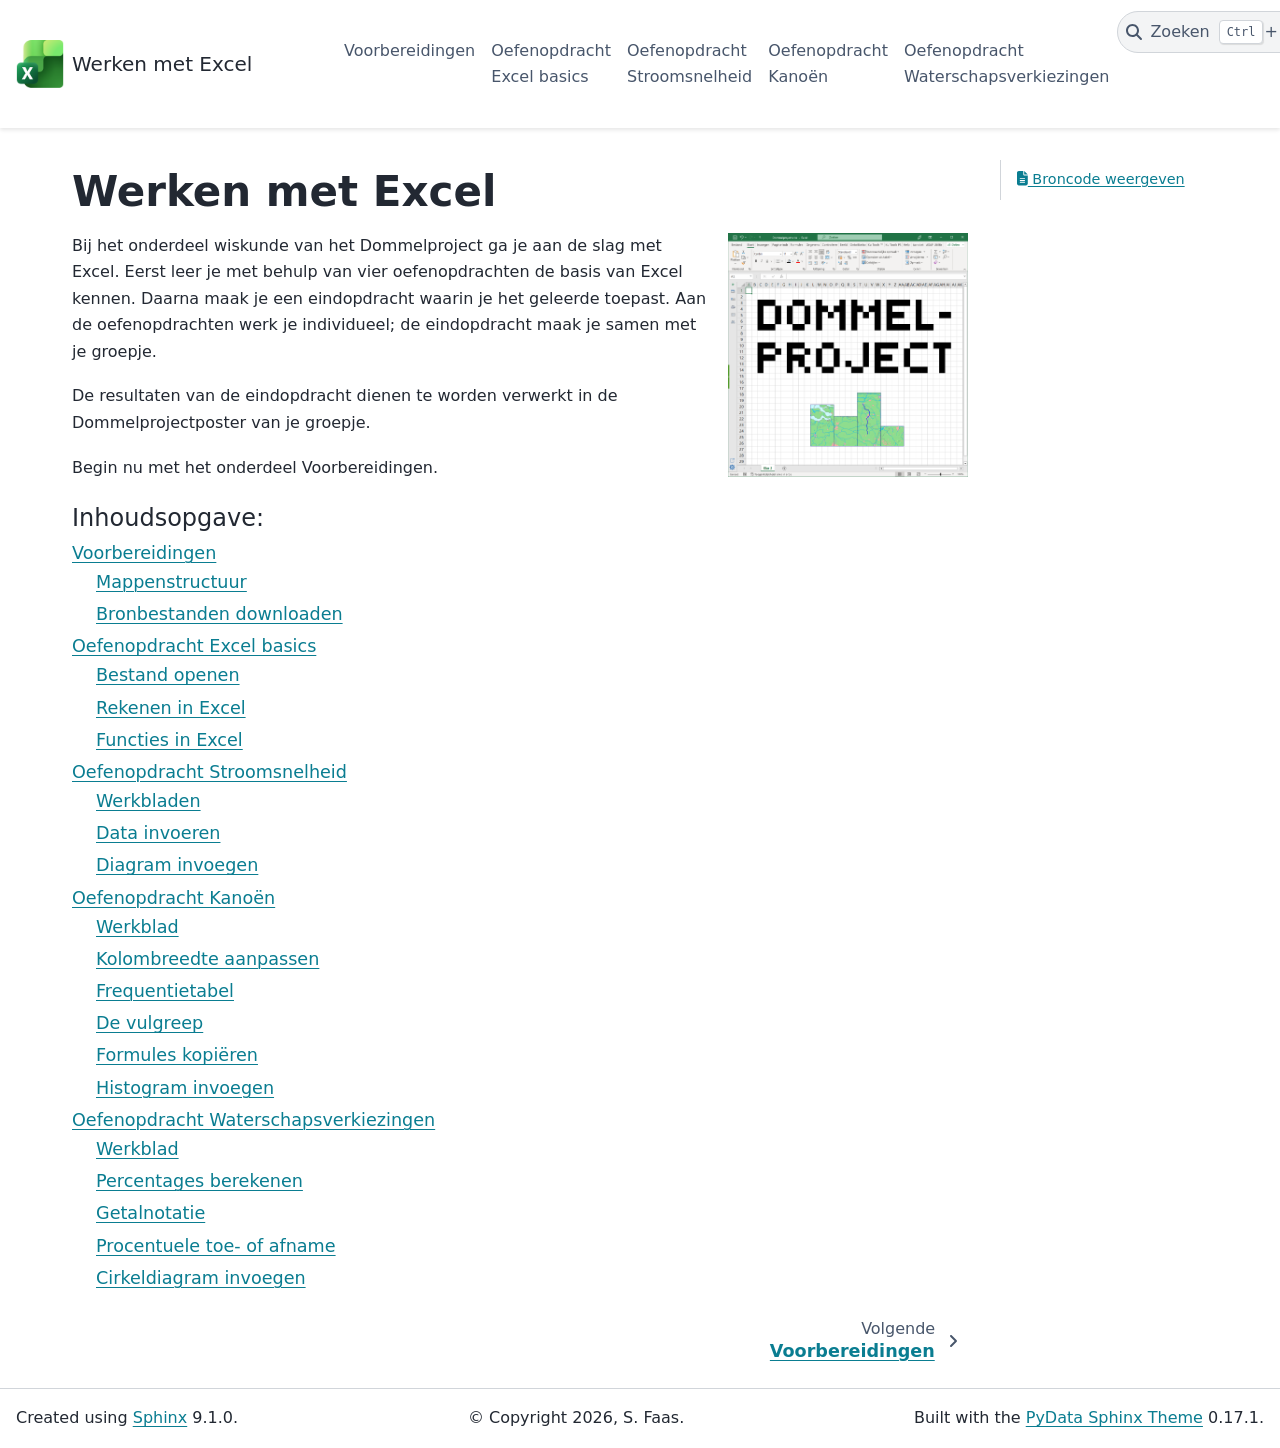
<file: index.html>
<!DOCTYPE html>


<html lang="nl" data-content_root="./" >

  <head>
    <meta charset="utf-8" />
    <meta name="viewport" content="width=device-width, initial-scale=1.0" /><meta name="viewport" content="width=device-width, initial-scale=1" />

    <title>Werken met Excel &#8212; Werken met Excel 0.1 documentatie</title>
  
  
  
  <script data-cfasync="false">
    document.documentElement.dataset.mode = localStorage.getItem("mode") || "";
    document.documentElement.dataset.theme = localStorage.getItem("theme") || "";
  </script>
  <!--
    this give us a css class that will be invisible only if js is disabled
  -->
  <noscript>
    <style>
      .pst-js-only { display: none !important; }

    </style>
  </noscript>
  
  <!-- Loaded before other Sphinx assets -->
  <link href="_static/styles/theme.css?digest=55c26ed414f5f8a31ebb" rel="stylesheet" />
<link href="_static/styles/pydata-sphinx-theme.css?digest=55c26ed414f5f8a31ebb" rel="stylesheet" />

    <link rel="stylesheet" type="text/css" href="_static/pygments.css?v=a746c00c" />
    <link rel="stylesheet" type="text/css" href="_static/sphinx-design.min.css?v=95c83b7e" />
    <link rel="stylesheet" type="text/css" href="_static/custom.css?v=103464f3" />
  
  <!-- So that users can add custom icons -->
  <script defer src="_static/scripts/fontawesome.js?digest=55c26ed414f5f8a31ebb"></script>
  <!-- Pre-loaded scripts that we'll load fully later -->
  <link rel="preload" as="script" href="_static/scripts/bootstrap.js?digest=55c26ed414f5f8a31ebb" />
<link rel="preload" as="script" href="_static/scripts/pydata-sphinx-theme.js?digest=55c26ed414f5f8a31ebb" />

    <script src="_static/documentation_options.js?v=a57088fb"></script>
    <script src="_static/doctools.js?v=fd6eb6e6"></script>
    <script src="_static/sphinx_highlight.js?v=6ffebe34"></script>
    <script src="_static/translations.js?v=e4d38c6a"></script>
    <script src="_static/design-tabs.js?v=f930bc37"></script>
    <script>DOCUMENTATION_OPTIONS.pagename = 'index';</script>
    <script>DOCUMENTATION_OPTIONS.search_as_you_type = false;</script>
    <link rel="icon" href="_static/favicon.png"/>
    <link rel="index" title="Index" href="genindex.html" />
    <link rel="search" title="Zoeken" href="search.html" />
    <link rel="next" title="Voorbereidingen" href="01_introduction/introduction.html" />
  <meta name="viewport" content="width=device-width, initial-scale=1"/>
  <meta name="docsearch:language" content="nl"/>
  <meta name="docsearch:version" content="" />
  
    
    <script src="_static/searchtools.js"></script>
    <script src="_static/language_data.js"></script>
    <script src="searchindex.js"></script>
  
  </head>
  <body data-default-mode="">
  
  
  <div id="pst-skip-link" class="skip-link d-print-none"><a href="#main-content">Skip to main content</a></div>

  
  <div id="pst-scroll-pixel-helper"></div>
  
  <button type="button" class="btn rounded-pill" id="pst-back-to-top">
    <i class="fa-solid fa-arrow-up"></i>Back to top</button>
  
  
  
  
  <dialog id="pst-search-dialog">
    
<form class="bd-search d-flex align-items-center"
      action="search.html"
      method="get">
  <i class="fa-solid fa-magnifying-glass"></i>
  <input type="search"
         class="form-control"
         name="q"
         placeholder="Search the docs ..."
         aria-label="Search the docs ..."
         autocomplete="off"
         autocorrect="off"
         autocapitalize="off"
         spellcheck="false"/>
  <span class="search-button__kbd-shortcut"><kbd class="kbd-shortcut__modifier">Ctrl</kbd>+<kbd>K</kbd></span>
</form>
  </dialog>

  <div class="pst-async-banner-revealer d-none">
  <aside id="bd-header-version-warning" class="d-none d-print-none" aria-label="Version warning"></aside>
</div>

  
    <header id="pst-header" class="bd-header navbar navbar-expand-lg bd-navbar d-print-none">
<div class="bd-header__inner bd-page-width">
  <button class="pst-navbar-icon sidebar-toggle primary-toggle" aria-label="Site navigation">
    <span class="fa-solid fa-bars"></span>
  </button>
  
  
  <div class="col-lg-3 navbar-header-items__start">
    
      <div class="navbar-item">

  
    
  

<a class="navbar-brand logo" href="#">
  
  
  
  
  
    
    
      
    
    
    <img src="_static/excel_128.png" class="logo__image only-light" alt="Werken met Excel"/>
    <img src="_static/excel_128.png" class="logo__image only-dark pst-js-only" alt="Werken met Excel"/>
  
  
    <p class="title logo__title">Werken met Excel</p>
  
</a></div>
    
  </div>
  
  <div class="col-lg-9 navbar-header-items">
    
    <div class="me-auto navbar-header-items__center">
      
        <div class="navbar-item">
<nav>
  <ul class="bd-navbar-elements navbar-nav">
    
<li class="nav-item ">
  <a class="nav-link nav-internal" href="01_introduction/introduction.html">
    Voorbereidingen
  </a>
</li>


<li class="nav-item ">
  <a class="nav-link nav-internal" href="02_basics/basics.html">
    Oefenopdracht Excel basics
  </a>
</li>


<li class="nav-item ">
  <a class="nav-link nav-internal" href="03_stroomsnelheid/stroomsnelheid.html">
    Oefenopdracht Stroomsnelheid
  </a>
</li>


<li class="nav-item ">
  <a class="nav-link nav-internal" href="04_kanoen/kanoen.html">
    Oefenopdracht Kanoën
  </a>
</li>


<li class="nav-item ">
  <a class="nav-link nav-internal" href="05_waterschapsverkiezingen/waterschapsverkiezingen.html">
    Oefenopdracht Waterschapsverkiezingen
  </a>
</li>

  </ul>
</nav></div>
      
    </div>
    
    
    <div class="navbar-header-items__end">
      
        <div class="navbar-item navbar-persistent--container">
          

<button class="btn search-button-field search-button__button pst-js-only" title="Zoeken" aria-label="Zoeken" data-bs-placement="bottom" data-bs-toggle="tooltip">
 <i class="fa-solid fa-magnifying-glass"></i>
 <span class="search-button__default-text">Zoeken</span>
 <span class="search-button__kbd-shortcut"><kbd class="kbd-shortcut__modifier">Ctrl</kbd>+<kbd class="kbd-shortcut__modifier">K</kbd></span>
</button>
        </div>
      
      
        <div class="navbar-item">

<button class="btn btn-sm nav-link pst-navbar-icon theme-switch-button pst-js-only" aria-label="Color mode" data-bs-title="Color mode"  data-bs-placement="bottom" data-bs-toggle="tooltip">
  <i class="theme-switch fa-solid fa-sun                fa-lg" data-mode="light" title="Light"></i>
  <i class="theme-switch fa-solid fa-moon               fa-lg" data-mode="dark"  title="Dark"></i>
  <i class="theme-switch fa-solid fa-circle-half-stroke fa-lg" data-mode="auto"  title="System Settings"></i>
</button></div>
      
    </div>
    
  </div>
  
  
    <div class="navbar-persistent--mobile">

<button class="btn search-button-field search-button__button pst-js-only" title="Zoeken" aria-label="Zoeken" data-bs-placement="bottom" data-bs-toggle="tooltip">
 <i class="fa-solid fa-magnifying-glass"></i>
 <span class="search-button__default-text">Zoeken</span>
 <span class="search-button__kbd-shortcut"><kbd class="kbd-shortcut__modifier">Ctrl</kbd>+<kbd class="kbd-shortcut__modifier">K</kbd></span>
</button>
    </div>
  

  
    <button class="pst-navbar-icon sidebar-toggle secondary-toggle" aria-label="On this page">
      <span class="fa-solid fa-outdent"></span>
    </button>
  
</div>

    </header>
  

  <div class="bd-container">
    <div class="bd-container__inner bd-page-width">
      
      
      
        
      
      <dialog id="pst-primary-sidebar-modal"></dialog>
      <div id="pst-primary-sidebar" class="bd-sidebar-primary bd-sidebar hide-on-wide">
        

  
  <div class="sidebar-header-items sidebar-primary__section">
    
    
      <div class="sidebar-header-items__center">
        
          
          
            <div class="navbar-item">
<nav>
  <ul class="bd-navbar-elements navbar-nav">
    
<li class="nav-item ">
  <a class="nav-link nav-internal" href="01_introduction/introduction.html">
    Voorbereidingen
  </a>
</li>


<li class="nav-item ">
  <a class="nav-link nav-internal" href="02_basics/basics.html">
    Oefenopdracht Excel basics
  </a>
</li>


<li class="nav-item ">
  <a class="nav-link nav-internal" href="03_stroomsnelheid/stroomsnelheid.html">
    Oefenopdracht Stroomsnelheid
  </a>
</li>


<li class="nav-item ">
  <a class="nav-link nav-internal" href="04_kanoen/kanoen.html">
    Oefenopdracht Kanoën
  </a>
</li>


<li class="nav-item ">
  <a class="nav-link nav-internal" href="05_waterschapsverkiezingen/waterschapsverkiezingen.html">
    Oefenopdracht Waterschapsverkiezingen
  </a>
</li>

  </ul>
</nav></div>
          
        
      </div>
    
    
    
      <div class="sidebar-header-items__end">
        
          <div class="navbar-item">

<button class="btn btn-sm nav-link pst-navbar-icon theme-switch-button pst-js-only" aria-label="Color mode" data-bs-title="Color mode"  data-bs-placement="bottom" data-bs-toggle="tooltip">
  <i class="theme-switch fa-solid fa-sun                fa-lg" data-mode="light" title="Light"></i>
  <i class="theme-switch fa-solid fa-moon               fa-lg" data-mode="dark"  title="Dark"></i>
  <i class="theme-switch fa-solid fa-circle-half-stroke fa-lg" data-mode="auto"  title="System Settings"></i>
</button></div>
        
      </div>
    
  </div>
  
  
  <div class="sidebar-primary-items__end sidebar-primary__section">
      <div class="sidebar-primary-item">
<div id="ethical-ad-placement"
      class="flat"
      data-ea-publisher="readthedocs"
      data-ea-type="readthedocs-sidebar"
      data-ea-manual="true">
</div></div>
  </div>


      </div>
      
      <main id="main-content" class="bd-main" role="main">
        
        
          <div class="bd-content">
            <div class="bd-article-container">
              
              <div class="bd-header-article d-print-none"></div>
              
              
              
                
<div id="searchbox"></div>
                <article class="bd-article">
                  
  <section id="werken-met-excel">
<h1>Werken met Excel<a class="headerlink" href="#werken-met-excel" title="Link to this heading">#</a></h1>
<img alt="Excel Logo" class="align-right" src="_images/dommelproject_excel.png" style="width: 240px;" />
<p>Bij het onderdeel wiskunde van het Dommelproject ga je aan de slag met Excel. Eerst leer je met behulp van vier oefenopdrachten de basis van Excel kennen. Daarna maak je een eindopdracht waarin je het geleerde toepast. Aan de oefenopdrachten werk je individueel; de eindopdracht maak je samen met je groepje.</p>
<p>De resultaten van de eindopdracht dienen te worden verwerkt in de Dommelprojectposter van je groepje.</p>
<p>Begin nu met het onderdeel Voorbereidingen.</p>
<div class="toctree-wrapper compound">
<p aria-level="2" class="caption" role="heading"><span class="caption-text">Inhoudsopgave:</span></p>
<ul>
<li class="toctree-l1"><a class="reference internal" href="01_introduction/introduction.html">Voorbereidingen</a><ul>
<li class="toctree-l2"><a class="reference internal" href="01_introduction/introduction.html#mappenstructuur">Mappenstructuur</a></li>
<li class="toctree-l2"><a class="reference internal" href="01_introduction/introduction.html#bronbestanden-downloaden">Bronbestanden downloaden</a></li>
</ul>
</li>
<li class="toctree-l1"><a class="reference internal" href="02_basics/basics.html">Oefenopdracht Excel basics</a><ul>
<li class="toctree-l2"><a class="reference internal" href="02_basics/basics.html#bestand-openen">Bestand openen</a></li>
<li class="toctree-l2"><a class="reference internal" href="02_basics/basics.html#rekenen-in-excel">Rekenen in Excel</a></li>
<li class="toctree-l2"><a class="reference internal" href="02_basics/basics.html#functies-in-excel">Functies in Excel</a></li>
</ul>
</li>
<li class="toctree-l1"><a class="reference internal" href="03_stroomsnelheid/stroomsnelheid.html">Oefenopdracht Stroomsnelheid</a><ul>
<li class="toctree-l2"><a class="reference internal" href="03_stroomsnelheid/stroomsnelheid.html#werkbladen">Werkbladen</a></li>
<li class="toctree-l2"><a class="reference internal" href="03_stroomsnelheid/stroomsnelheid.html#data-invoeren">Data invoeren</a></li>
<li class="toctree-l2"><a class="reference internal" href="03_stroomsnelheid/stroomsnelheid.html#diagram-invoegen">Diagram invoegen</a></li>
</ul>
</li>
<li class="toctree-l1"><a class="reference internal" href="04_kanoen/kanoen.html">Oefenopdracht Kanoën</a><ul>
<li class="toctree-l2"><a class="reference internal" href="04_kanoen/kanoen.html#werkblad">Werkblad</a></li>
<li class="toctree-l2"><a class="reference internal" href="04_kanoen/kanoen.html#kolombreedte-aanpassen">Kolombreedte aanpassen</a></li>
<li class="toctree-l2"><a class="reference internal" href="04_kanoen/kanoen.html#frequentietabel">Frequentietabel</a></li>
<li class="toctree-l2"><a class="reference internal" href="04_kanoen/kanoen.html#de-vulgreep">De vulgreep</a></li>
<li class="toctree-l2"><a class="reference internal" href="04_kanoen/kanoen.html#formules-kopieren">Formules kopiëren</a></li>
<li class="toctree-l2"><a class="reference internal" href="04_kanoen/kanoen.html#histogram-invoegen">Histogram invoegen</a></li>
</ul>
</li>
<li class="toctree-l1"><a class="reference internal" href="05_waterschapsverkiezingen/waterschapsverkiezingen.html">Oefenopdracht Waterschapsverkiezingen</a><ul>
<li class="toctree-l2"><a class="reference internal" href="05_waterschapsverkiezingen/waterschapsverkiezingen.html#werkblad">Werkblad</a></li>
<li class="toctree-l2"><a class="reference internal" href="05_waterschapsverkiezingen/waterschapsverkiezingen.html#percentages-berekenen">Percentages berekenen</a></li>
<li class="toctree-l2"><a class="reference internal" href="05_waterschapsverkiezingen/waterschapsverkiezingen.html#getalnotatie">Getalnotatie</a></li>
<li class="toctree-l2"><a class="reference internal" href="05_waterschapsverkiezingen/waterschapsverkiezingen.html#procentuele-toe-of-afname">Procentuele toe- of afname</a></li>
<li class="toctree-l2"><a class="reference internal" href="05_waterschapsverkiezingen/waterschapsverkiezingen.html#cirkeldiagram-invoegen">Cirkeldiagram invoegen</a></li>
</ul>
</li>
</ul>
</div>
</section>


                </article>
              
              
              
              
              
                <footer class="prev-next-footer d-print-none">
                  
<div class="prev-next-area">
    <a class="right-next"
       href="01_introduction/introduction.html"
       title="next page">
      <div class="prev-next-info">
        <p class="prev-next-subtitle">volgende</p>
        <p class="prev-next-title">Voorbereidingen</p>
      </div>
      <i class="fa-solid fa-angle-right"></i>
    </a>
</div>
                </footer>
              
            </div>
            
            
              
                <dialog id="pst-secondary-sidebar-modal"></dialog>
                <div id="pst-secondary-sidebar" class="bd-sidebar-secondary bd-toc"><div class="sidebar-secondary-items sidebar-secondary__inner">


  <div class="sidebar-secondary-item">

  <div class="tocsection sourcelink">
    <a href="_sources/index.rst.txt">
      <i class="fa-solid fa-file-lines"></i> Broncode weergeven
    </a>
  </div>
</div>

</div></div>
              
            
          </div>
          <footer class="bd-footer-content">
            
          </footer>
        
      </main>
    </div>
  </div>
  
  <!-- Scripts loaded after <body> so the DOM is not blocked -->
  <script defer src="_static/scripts/bootstrap.js?digest=55c26ed414f5f8a31ebb"></script>
<script defer src="_static/scripts/pydata-sphinx-theme.js?digest=55c26ed414f5f8a31ebb"></script>

  <footer class="bd-footer">
<div class="bd-footer__inner bd-page-width">
  
    <div class="footer-items__start">
      
        <div class="footer-item">

  <p class="sphinx-version">
    Created using <a href="https://www.sphinx-doc.org/">Sphinx</a> 9.1.0.
    <br/>
  </p>
</div>
      
    </div>
  
  
    <div class="footer-items__center">
      
        <div class="footer-item">

  <p class="copyright">
    
      © Copyright 2026, S. Faas.
      <br/>
    
  </p>
</div>
      
    </div>
  
  
    <div class="footer-items__end">
      
        <div class="footer-item">
<p class="theme-version">
  <!-- # L10n: Setting the PST URL as an argument as this does not need to be localized -->
  Built with the <a href="https://pydata-sphinx-theme.readthedocs.io/en/stable/index.html">PyData Sphinx Theme</a> 0.17.1.
</p></div>
      
    </div>
  
</div>

  </footer>
  </body>
</html>
</file>
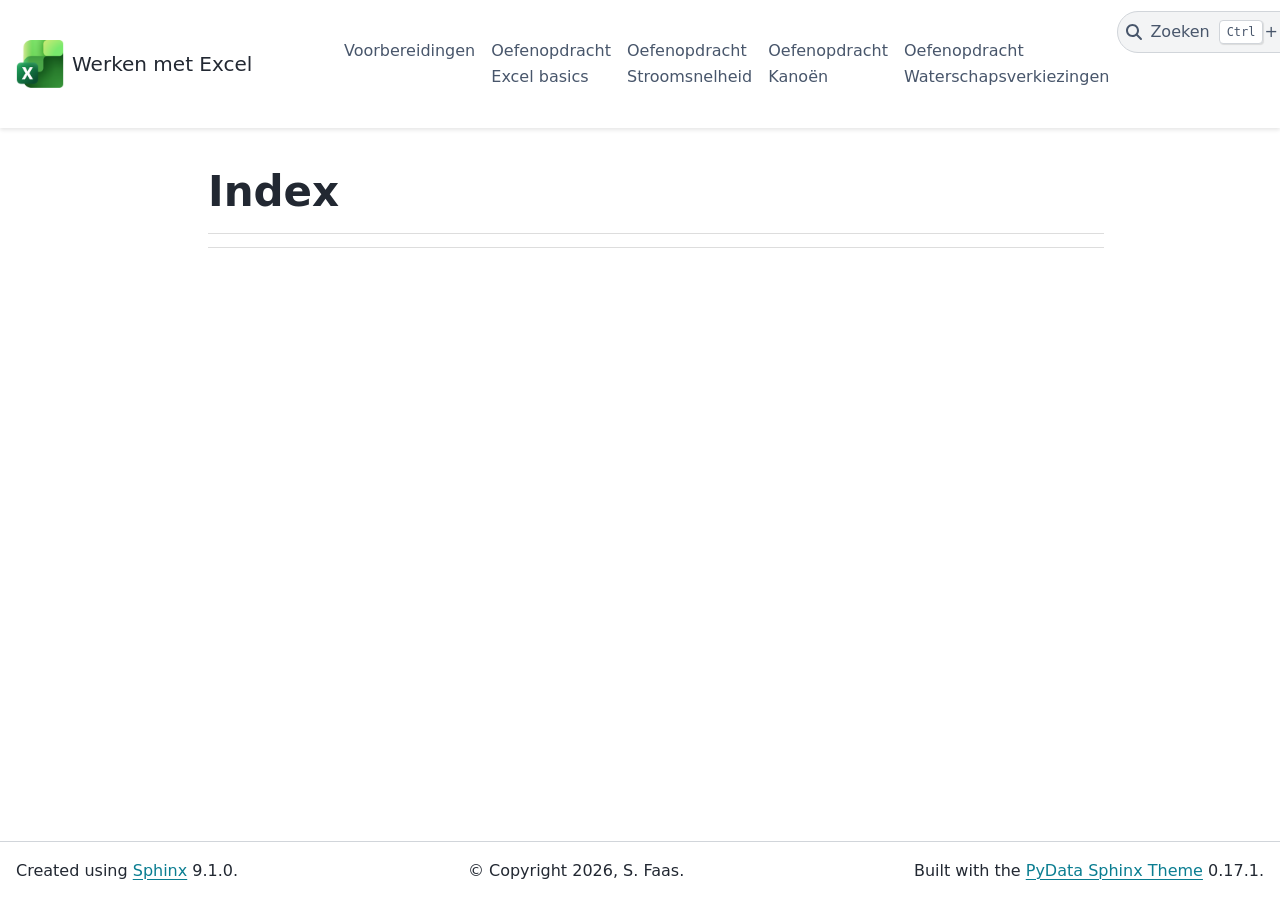
<file: genindex.html>
<!DOCTYPE html>


<html lang="nl" data-content_root="./" >

  <head>
    <meta charset="utf-8" />
    <meta name="viewport" content="width=device-width, initial-scale=1.0" />
    <title>Index &#8212; Werken met Excel 0.1 documentatie</title>
  
  
  
  <script data-cfasync="false">
    document.documentElement.dataset.mode = localStorage.getItem("mode") || "";
    document.documentElement.dataset.theme = localStorage.getItem("theme") || "";
  </script>
  <!--
    this give us a css class that will be invisible only if js is disabled
  -->
  <noscript>
    <style>
      .pst-js-only { display: none !important; }

    </style>
  </noscript>
  
  <!-- Loaded before other Sphinx assets -->
  <link href="_static/styles/theme.css?digest=55c26ed414f5f8a31ebb" rel="stylesheet" />
<link href="_static/styles/pydata-sphinx-theme.css?digest=55c26ed414f5f8a31ebb" rel="stylesheet" />

    <link rel="stylesheet" type="text/css" href="_static/pygments.css?v=a746c00c" />
    <link rel="stylesheet" type="text/css" href="_static/sphinx-design.min.css?v=95c83b7e" />
    <link rel="stylesheet" type="text/css" href="_static/custom.css?v=103464f3" />
  
  <!-- So that users can add custom icons -->
  <script defer src="_static/scripts/fontawesome.js?digest=55c26ed414f5f8a31ebb"></script>
  <!-- Pre-loaded scripts that we'll load fully later -->
  <link rel="preload" as="script" href="_static/scripts/bootstrap.js?digest=55c26ed414f5f8a31ebb" />
<link rel="preload" as="script" href="_static/scripts/pydata-sphinx-theme.js?digest=55c26ed414f5f8a31ebb" />

    <script src="_static/documentation_options.js?v=a57088fb"></script>
    <script src="_static/doctools.js?v=fd6eb6e6"></script>
    <script src="_static/sphinx_highlight.js?v=6ffebe34"></script>
    <script src="_static/translations.js?v=e4d38c6a"></script>
    <script src="_static/design-tabs.js?v=f930bc37"></script>
    <script>DOCUMENTATION_OPTIONS.pagename = 'genindex';</script>
    <script>DOCUMENTATION_OPTIONS.search_as_you_type = false;</script>
    <link rel="icon" href="_static/favicon.png"/>
    <link rel="index" title="Index" href="#" />
    <link rel="search" title="Zoeken" href="search.html" />
  <meta name="viewport" content="width=device-width, initial-scale=1"/>
  <meta name="docsearch:language" content="nl"/>
  <meta name="docsearch:version" content="" />
  
    
    <script src="_static/searchtools.js"></script>
    <script src="_static/language_data.js"></script>
    <script src="searchindex.js"></script>
  
  </head>
  <body data-default-mode="">
  
  
  <div id="pst-skip-link" class="skip-link d-print-none"><a href="#main-content">Skip to main content</a></div>

  
  <div id="pst-scroll-pixel-helper"></div>
  
  <button type="button" class="btn rounded-pill" id="pst-back-to-top">
    <i class="fa-solid fa-arrow-up"></i>Back to top</button>
  
  
  
  
  <dialog id="pst-search-dialog">
    
<form class="bd-search d-flex align-items-center"
      action="search.html"
      method="get">
  <i class="fa-solid fa-magnifying-glass"></i>
  <input type="search"
         class="form-control"
         name="q"
         placeholder="Search the docs ..."
         aria-label="Search the docs ..."
         autocomplete="off"
         autocorrect="off"
         autocapitalize="off"
         spellcheck="false"/>
  <span class="search-button__kbd-shortcut"><kbd class="kbd-shortcut__modifier">Ctrl</kbd>+<kbd>K</kbd></span>
</form>
  </dialog>

  <div class="pst-async-banner-revealer d-none">
  <aside id="bd-header-version-warning" class="d-none d-print-none" aria-label="Version warning"></aside>
</div>

  
    <header id="pst-header" class="bd-header navbar navbar-expand-lg bd-navbar d-print-none">
<div class="bd-header__inner bd-page-width">
  <button class="pst-navbar-icon sidebar-toggle primary-toggle" aria-label="Site navigation">
    <span class="fa-solid fa-bars"></span>
  </button>
  
  
  <div class="col-lg-3 navbar-header-items__start">
    
      <div class="navbar-item">

  
    
  

<a class="navbar-brand logo" href="index.html">
  
  
  
  
  
    
    
      
    
    
    <img src="_static/excel_128.png" class="logo__image only-light" alt="Werken met Excel"/>
    <img src="_static/excel_128.png" class="logo__image only-dark pst-js-only" alt="Werken met Excel"/>
  
  
    <p class="title logo__title">Werken met Excel</p>
  
</a></div>
    
  </div>
  
  <div class="col-lg-9 navbar-header-items">
    
    <div class="me-auto navbar-header-items__center">
      
        <div class="navbar-item">
<nav>
  <ul class="bd-navbar-elements navbar-nav">
    
<li class="nav-item ">
  <a class="nav-link nav-internal" href="01_introduction/introduction.html">
    Voorbereidingen
  </a>
</li>


<li class="nav-item ">
  <a class="nav-link nav-internal" href="02_basics/basics.html">
    Oefenopdracht Excel basics
  </a>
</li>


<li class="nav-item ">
  <a class="nav-link nav-internal" href="03_stroomsnelheid/stroomsnelheid.html">
    Oefenopdracht Stroomsnelheid
  </a>
</li>


<li class="nav-item ">
  <a class="nav-link nav-internal" href="04_kanoen/kanoen.html">
    Oefenopdracht Kanoën
  </a>
</li>


<li class="nav-item ">
  <a class="nav-link nav-internal" href="05_waterschapsverkiezingen/waterschapsverkiezingen.html">
    Oefenopdracht Waterschapsverkiezingen
  </a>
</li>

  </ul>
</nav></div>
      
    </div>
    
    
    <div class="navbar-header-items__end">
      
        <div class="navbar-item navbar-persistent--container">
          

<button class="btn search-button-field search-button__button pst-js-only" title="Zoeken" aria-label="Zoeken" data-bs-placement="bottom" data-bs-toggle="tooltip">
 <i class="fa-solid fa-magnifying-glass"></i>
 <span class="search-button__default-text">Zoeken</span>
 <span class="search-button__kbd-shortcut"><kbd class="kbd-shortcut__modifier">Ctrl</kbd>+<kbd class="kbd-shortcut__modifier">K</kbd></span>
</button>
        </div>
      
      
        <div class="navbar-item">

<button class="btn btn-sm nav-link pst-navbar-icon theme-switch-button pst-js-only" aria-label="Color mode" data-bs-title="Color mode"  data-bs-placement="bottom" data-bs-toggle="tooltip">
  <i class="theme-switch fa-solid fa-sun                fa-lg" data-mode="light" title="Light"></i>
  <i class="theme-switch fa-solid fa-moon               fa-lg" data-mode="dark"  title="Dark"></i>
  <i class="theme-switch fa-solid fa-circle-half-stroke fa-lg" data-mode="auto"  title="System Settings"></i>
</button></div>
      
    </div>
    
  </div>
  
  
    <div class="navbar-persistent--mobile">

<button class="btn search-button-field search-button__button pst-js-only" title="Zoeken" aria-label="Zoeken" data-bs-placement="bottom" data-bs-toggle="tooltip">
 <i class="fa-solid fa-magnifying-glass"></i>
 <span class="search-button__default-text">Zoeken</span>
 <span class="search-button__kbd-shortcut"><kbd class="kbd-shortcut__modifier">Ctrl</kbd>+<kbd class="kbd-shortcut__modifier">K</kbd></span>
</button>
    </div>
  

  
</div>

    </header>
  

  <div class="bd-container">
    <div class="bd-container__inner bd-page-width">
      
      
      
        
      
      <dialog id="pst-primary-sidebar-modal"></dialog>
      <div id="pst-primary-sidebar" class="bd-sidebar-primary bd-sidebar hide-on-wide">
        

  
  <div class="sidebar-header-items sidebar-primary__section">
    
    
      <div class="sidebar-header-items__center">
        
          
          
            <div class="navbar-item">
<nav>
  <ul class="bd-navbar-elements navbar-nav">
    
<li class="nav-item ">
  <a class="nav-link nav-internal" href="01_introduction/introduction.html">
    Voorbereidingen
  </a>
</li>


<li class="nav-item ">
  <a class="nav-link nav-internal" href="02_basics/basics.html">
    Oefenopdracht Excel basics
  </a>
</li>


<li class="nav-item ">
  <a class="nav-link nav-internal" href="03_stroomsnelheid/stroomsnelheid.html">
    Oefenopdracht Stroomsnelheid
  </a>
</li>


<li class="nav-item ">
  <a class="nav-link nav-internal" href="04_kanoen/kanoen.html">
    Oefenopdracht Kanoën
  </a>
</li>


<li class="nav-item ">
  <a class="nav-link nav-internal" href="05_waterschapsverkiezingen/waterschapsverkiezingen.html">
    Oefenopdracht Waterschapsverkiezingen
  </a>
</li>

  </ul>
</nav></div>
          
        
      </div>
    
    
    
      <div class="sidebar-header-items__end">
        
          <div class="navbar-item">

<button class="btn btn-sm nav-link pst-navbar-icon theme-switch-button pst-js-only" aria-label="Color mode" data-bs-title="Color mode"  data-bs-placement="bottom" data-bs-toggle="tooltip">
  <i class="theme-switch fa-solid fa-sun                fa-lg" data-mode="light" title="Light"></i>
  <i class="theme-switch fa-solid fa-moon               fa-lg" data-mode="dark"  title="Dark"></i>
  <i class="theme-switch fa-solid fa-circle-half-stroke fa-lg" data-mode="auto"  title="System Settings"></i>
</button></div>
        
      </div>
    
  </div>
  
  
  <div class="sidebar-primary-items__end sidebar-primary__section">
      <div class="sidebar-primary-item">
<div id="ethical-ad-placement"
      class="flat"
      data-ea-publisher="readthedocs"
      data-ea-type="readthedocs-sidebar"
      data-ea-manual="true">
</div></div>
  </div>


      </div>
      
      <main id="main-content" class="bd-main" role="main">
        
        
          <div class="bd-content">
            <div class="bd-article-container">
              
              <div class="bd-header-article d-print-none"></div>
              
              
              
                
<div id="searchbox"></div>
                <article class="bd-article">
                  

<h1 id="index">Index</h1>

<div class="genindex-jumpbox">
 
</div>


                </article>
              
              
              
              
              
                <footer class="prev-next-footer d-print-none">
                  
<div class="prev-next-area">
</div>
                </footer>
              
            </div>
            
            
              
            
          </div>
          <footer class="bd-footer-content">
            
          </footer>
        
      </main>
    </div>
  </div>
  
  <!-- Scripts loaded after <body> so the DOM is not blocked -->
  <script defer src="_static/scripts/bootstrap.js?digest=55c26ed414f5f8a31ebb"></script>
<script defer src="_static/scripts/pydata-sphinx-theme.js?digest=55c26ed414f5f8a31ebb"></script>

  <footer class="bd-footer">
<div class="bd-footer__inner bd-page-width">
  
    <div class="footer-items__start">
      
        <div class="footer-item">

  <p class="sphinx-version">
    Created using <a href="https://www.sphinx-doc.org/">Sphinx</a> 9.1.0.
    <br/>
  </p>
</div>
      
    </div>
  
  
    <div class="footer-items__center">
      
        <div class="footer-item">

  <p class="copyright">
    
      © Copyright 2026, S. Faas.
      <br/>
    
  </p>
</div>
      
    </div>
  
  
    <div class="footer-items__end">
      
        <div class="footer-item">
<p class="theme-version">
  <!-- # L10n: Setting the PST URL as an argument as this does not need to be localized -->
  Built with the <a href="https://pydata-sphinx-theme.readthedocs.io/en/stable/index.html">PyData Sphinx Theme</a> 0.17.1.
</p></div>
      
    </div>
  
</div>

  </footer>
  </body>
</html>
</file>
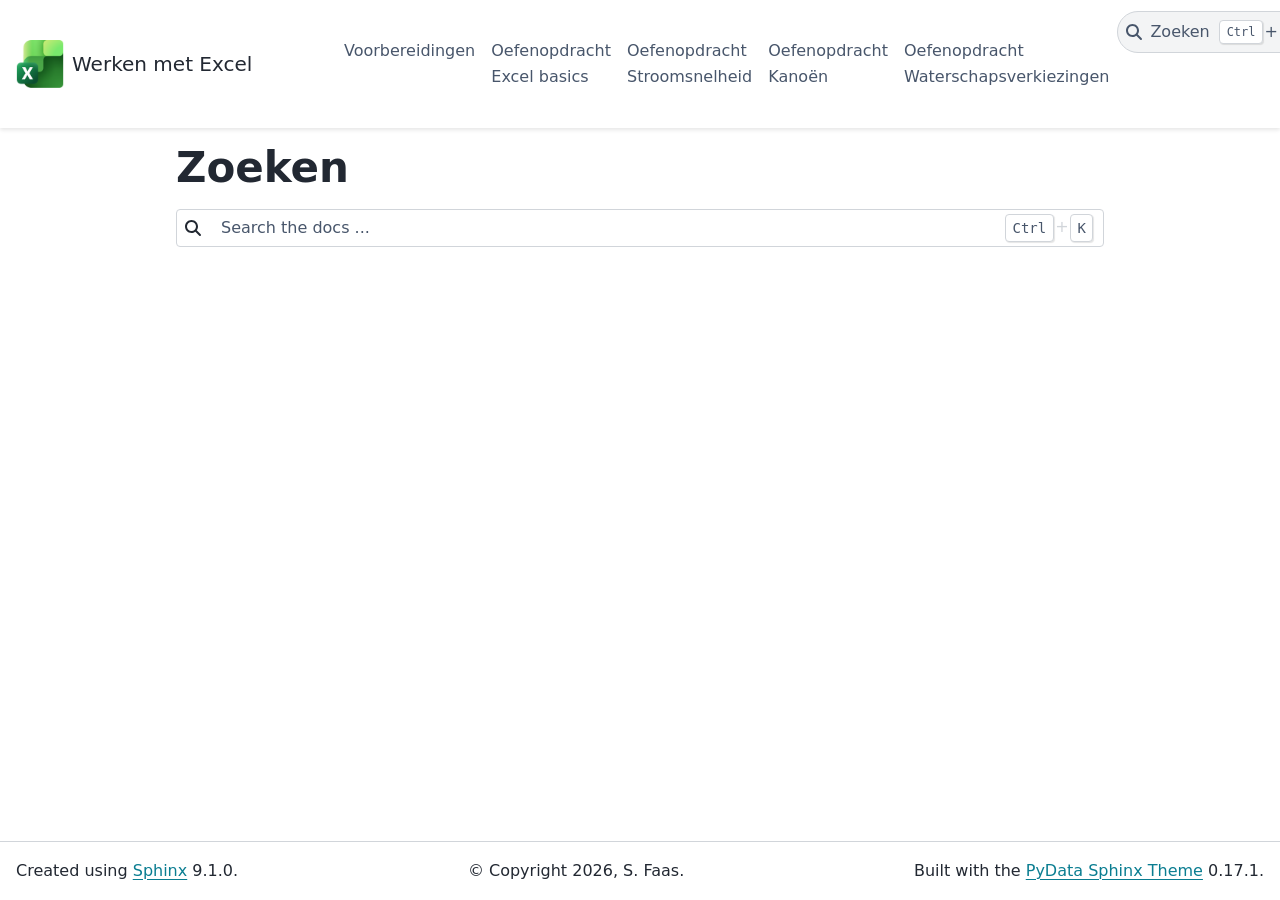
<file: search.html>
<!DOCTYPE html>


<html lang="nl" data-content_root="./" >

  <head>
    <meta charset="utf-8" />
    <meta name="viewport" content="width=device-width, initial-scale=1.0" /><title>Zoeken - Werken met Excel 0.1 documentatie</title>
  
  
  
  <script data-cfasync="false">
    document.documentElement.dataset.mode = localStorage.getItem("mode") || "";
    document.documentElement.dataset.theme = localStorage.getItem("theme") || "";
  </script>
  <!--
    this give us a css class that will be invisible only if js is disabled
  -->
  <noscript>
    <style>
      .pst-js-only { display: none !important; }

    </style>
  </noscript>
  
  <!-- Loaded before other Sphinx assets -->
  <link href="_static/styles/theme.css?digest=55c26ed414f5f8a31ebb" rel="stylesheet" />
<link href="_static/styles/pydata-sphinx-theme.css?digest=55c26ed414f5f8a31ebb" rel="stylesheet" />

    <link rel="stylesheet" type="text/css" href="_static/pygments.css?v=a746c00c" />
    <link rel="stylesheet" type="text/css" href="_static/sphinx-design.min.css?v=95c83b7e" />
    <link rel="stylesheet" type="text/css" href="_static/custom.css?v=103464f3" />
  
  <!-- So that users can add custom icons -->
  <script defer src="_static/scripts/fontawesome.js?digest=55c26ed414f5f8a31ebb"></script>
  <!-- Pre-loaded scripts that we'll load fully later -->
  <link rel="preload" as="script" href="_static/scripts/bootstrap.js?digest=55c26ed414f5f8a31ebb" />
<link rel="preload" as="script" href="_static/scripts/pydata-sphinx-theme.js?digest=55c26ed414f5f8a31ebb" />

    <script src="_static/documentation_options.js?v=a57088fb"></script>
    <script src="_static/doctools.js?v=fd6eb6e6"></script>
    <script src="_static/sphinx_highlight.js?v=6ffebe34"></script>
    <script src="_static/translations.js?v=e4d38c6a"></script>
    <script src="_static/design-tabs.js?v=f930bc37"></script>
    <script>DOCUMENTATION_OPTIONS.pagename = 'search';</script>
    <script>DOCUMENTATION_OPTIONS.search_as_you_type = false;</script>
  <script src="_static/searchtools.js"></script>
  <script src="_static/language_data.js"></script>
  <script src="searchindex.js"></script>
    <link rel="icon" href="_static/favicon.png"/>
    <link rel="index" title="Index" href="genindex.html" />
    <link rel="search" title="Zoeken" href="#" />
  <meta name="viewport" content="width=device-width, initial-scale=1"/>
  <meta name="docsearch:language" content="nl"/>
  <meta name="docsearch:version" content="" />
  
    
  
  </head>
  <body data-default-mode="">
  
  
  <div id="pst-skip-link" class="skip-link d-print-none"><a href="#main-content">Skip to main content</a></div>

  
  <div id="pst-scroll-pixel-helper"></div>
  
  <button type="button" class="btn rounded-pill" id="pst-back-to-top">
    <i class="fa-solid fa-arrow-up"></i>Back to top</button>
  
  
  
  
  <dialog id="pst-search-dialog">
    
<form class="bd-search d-flex align-items-center"
      action="#"
      method="get">
  <i class="fa-solid fa-magnifying-glass"></i>
  <input type="search"
         class="form-control"
         name="q"
         placeholder="Search the docs ..."
         aria-label="Search the docs ..."
         autocomplete="off"
         autocorrect="off"
         autocapitalize="off"
         spellcheck="false"/>
  <span class="search-button__kbd-shortcut"><kbd class="kbd-shortcut__modifier">Ctrl</kbd>+<kbd>K</kbd></span>
</form>
  </dialog>

  <div class="pst-async-banner-revealer d-none">
  <aside id="bd-header-version-warning" class="d-none d-print-none" aria-label="Version warning"></aside>
</div>

  
    <header id="pst-header" class="bd-header navbar navbar-expand-lg bd-navbar d-print-none">
<div class="bd-header__inner bd-page-width">
  <button class="pst-navbar-icon sidebar-toggle primary-toggle" aria-label="Site navigation">
    <span class="fa-solid fa-bars"></span>
  </button>
  
  
  <div class="col-lg-3 navbar-header-items__start">
    
      <div class="navbar-item">

  
    
  

<a class="navbar-brand logo" href="index.html">
  
  
  
  
  
    
    
      
    
    
    <img src="_static/excel_128.png" class="logo__image only-light" alt="Werken met Excel"/>
    <img src="_static/excel_128.png" class="logo__image only-dark pst-js-only" alt="Werken met Excel"/>
  
  
    <p class="title logo__title">Werken met Excel</p>
  
</a></div>
    
  </div>
  
  <div class="col-lg-9 navbar-header-items">
    
    <div class="me-auto navbar-header-items__center">
      
        <div class="navbar-item">
<nav>
  <ul class="bd-navbar-elements navbar-nav">
    
<li class="nav-item ">
  <a class="nav-link nav-internal" href="01_introduction/introduction.html">
    Voorbereidingen
  </a>
</li>


<li class="nav-item ">
  <a class="nav-link nav-internal" href="02_basics/basics.html">
    Oefenopdracht Excel basics
  </a>
</li>


<li class="nav-item ">
  <a class="nav-link nav-internal" href="03_stroomsnelheid/stroomsnelheid.html">
    Oefenopdracht Stroomsnelheid
  </a>
</li>


<li class="nav-item ">
  <a class="nav-link nav-internal" href="04_kanoen/kanoen.html">
    Oefenopdracht Kanoën
  </a>
</li>


<li class="nav-item ">
  <a class="nav-link nav-internal" href="05_waterschapsverkiezingen/waterschapsverkiezingen.html">
    Oefenopdracht Waterschapsverkiezingen
  </a>
</li>

  </ul>
</nav></div>
      
    </div>
    
    
    <div class="navbar-header-items__end">
      
        <div class="navbar-item navbar-persistent--container">
          

<button class="btn search-button-field search-button__button pst-js-only" title="Zoeken" aria-label="Zoeken" data-bs-placement="bottom" data-bs-toggle="tooltip">
 <i class="fa-solid fa-magnifying-glass"></i>
 <span class="search-button__default-text">Zoeken</span>
 <span class="search-button__kbd-shortcut"><kbd class="kbd-shortcut__modifier">Ctrl</kbd>+<kbd class="kbd-shortcut__modifier">K</kbd></span>
</button>
        </div>
      
      
        <div class="navbar-item">

<button class="btn btn-sm nav-link pst-navbar-icon theme-switch-button pst-js-only" aria-label="Color mode" data-bs-title="Color mode"  data-bs-placement="bottom" data-bs-toggle="tooltip">
  <i class="theme-switch fa-solid fa-sun                fa-lg" data-mode="light" title="Light"></i>
  <i class="theme-switch fa-solid fa-moon               fa-lg" data-mode="dark"  title="Dark"></i>
  <i class="theme-switch fa-solid fa-circle-half-stroke fa-lg" data-mode="auto"  title="System Settings"></i>
</button></div>
      
    </div>
    
  </div>
  
  
    <div class="navbar-persistent--mobile">

<button class="btn search-button-field search-button__button pst-js-only" title="Zoeken" aria-label="Zoeken" data-bs-placement="bottom" data-bs-toggle="tooltip">
 <i class="fa-solid fa-magnifying-glass"></i>
 <span class="search-button__default-text">Zoeken</span>
 <span class="search-button__kbd-shortcut"><kbd class="kbd-shortcut__modifier">Ctrl</kbd>+<kbd class="kbd-shortcut__modifier">K</kbd></span>
</button>
    </div>
  

  
</div>

    </header>
  

  <div class="bd-container">
    <div class="bd-container__inner bd-page-width">
      
      
      
        
      
      <dialog id="pst-primary-sidebar-modal"></dialog>
      <div id="pst-primary-sidebar" class="bd-sidebar-primary bd-sidebar hide-on-wide">
        

  
  <div class="sidebar-header-items sidebar-primary__section">
    
    
      <div class="sidebar-header-items__center">
        
          
          
            <div class="navbar-item">
<nav>
  <ul class="bd-navbar-elements navbar-nav">
    
<li class="nav-item ">
  <a class="nav-link nav-internal" href="01_introduction/introduction.html">
    Voorbereidingen
  </a>
</li>


<li class="nav-item ">
  <a class="nav-link nav-internal" href="02_basics/basics.html">
    Oefenopdracht Excel basics
  </a>
</li>


<li class="nav-item ">
  <a class="nav-link nav-internal" href="03_stroomsnelheid/stroomsnelheid.html">
    Oefenopdracht Stroomsnelheid
  </a>
</li>


<li class="nav-item ">
  <a class="nav-link nav-internal" href="04_kanoen/kanoen.html">
    Oefenopdracht Kanoën
  </a>
</li>


<li class="nav-item ">
  <a class="nav-link nav-internal" href="05_waterschapsverkiezingen/waterschapsverkiezingen.html">
    Oefenopdracht Waterschapsverkiezingen
  </a>
</li>

  </ul>
</nav></div>
          
        
      </div>
    
    
    
      <div class="sidebar-header-items__end">
        
          <div class="navbar-item">

<button class="btn btn-sm nav-link pst-navbar-icon theme-switch-button pst-js-only" aria-label="Color mode" data-bs-title="Color mode"  data-bs-placement="bottom" data-bs-toggle="tooltip">
  <i class="theme-switch fa-solid fa-sun                fa-lg" data-mode="light" title="Light"></i>
  <i class="theme-switch fa-solid fa-moon               fa-lg" data-mode="dark"  title="Dark"></i>
  <i class="theme-switch fa-solid fa-circle-half-stroke fa-lg" data-mode="auto"  title="System Settings"></i>
</button></div>
        
      </div>
    
  </div>
  
  
  <div class="sidebar-primary-items__end sidebar-primary__section">
      <div class="sidebar-primary-item">
<div id="ethical-ad-placement"
      class="flat"
      data-ea-publisher="readthedocs"
      data-ea-type="readthedocs-sidebar"
      data-ea-manual="true">
</div></div>
  </div>


      </div>
      
      <main id="main-content" class="bd-main" role="main">
        
        
          <div class="bd-content">
            <div class="bd-article-container">
              
              <div class="bd-header-article d-print-none"></div>
              
              
  <div class="bd-search-container">
    <h1>Zoeken</h1>
    <noscript>
      <div class="admonition error">
        <p class="admonition-title">Fout</p>
        <p>Please activate JavaScript to enable the search functionality.</p>
      </div>
    </noscript>
    
<form class="bd-search d-flex align-items-center"
      action="#"
      method="get">
  <i class="fa-solid fa-magnifying-glass"></i>
  <input type="search"
         class="form-control"
         name="q"
         placeholder="Search the docs ..."
         aria-label="Search the docs ..."
         autocomplete="off"
         autocorrect="off"
         autocapitalize="off"
         spellcheck="false"/>
  <span class="search-button__kbd-shortcut"><kbd class="kbd-shortcut__modifier">Ctrl</kbd>+<kbd>K</kbd></span>
</form>
    <div id="search-results"></div>
  </div>
  <script>
    // Activate the search field on page load
    let searchInput = document.querySelector("form.bd-search input");
    if (searchInput) {
        searchInput.focus();
        searchInput.select();
        console.log("[PST]: Set focus on search field.");
    }
  </script>

              
              
              
              
                <footer class="prev-next-footer d-print-none">
                  
<div class="prev-next-area">
</div>
                </footer>
              
            </div>
            
            
              
            
          </div>
          <footer class="bd-footer-content">
            
          </footer>
        
      </main>
    </div>
  </div>
  
  <!-- Scripts loaded after <body> so the DOM is not blocked -->
  <script defer src="_static/scripts/bootstrap.js?digest=55c26ed414f5f8a31ebb"></script>
<script defer src="_static/scripts/pydata-sphinx-theme.js?digest=55c26ed414f5f8a31ebb"></script>

  <footer class="bd-footer">
<div class="bd-footer__inner bd-page-width">
  
    <div class="footer-items__start">
      
        <div class="footer-item">

  <p class="sphinx-version">
    Created using <a href="https://www.sphinx-doc.org/">Sphinx</a> 9.1.0.
    <br/>
  </p>
</div>
      
    </div>
  
  
    <div class="footer-items__center">
      
        <div class="footer-item">

  <p class="copyright">
    
      © Copyright 2026, S. Faas.
      <br/>
    
  </p>
</div>
      
    </div>
  
  
    <div class="footer-items__end">
      
        <div class="footer-item">
<p class="theme-version">
  <!-- # L10n: Setting the PST URL as an argument as this does not need to be localized -->
  Built with the <a href="https://pydata-sphinx-theme.readthedocs.io/en/stable/index.html">PyData Sphinx Theme</a> 0.17.1.
</p></div>
      
    </div>
  
</div>

  </footer>
  </body>
</html>
</file>
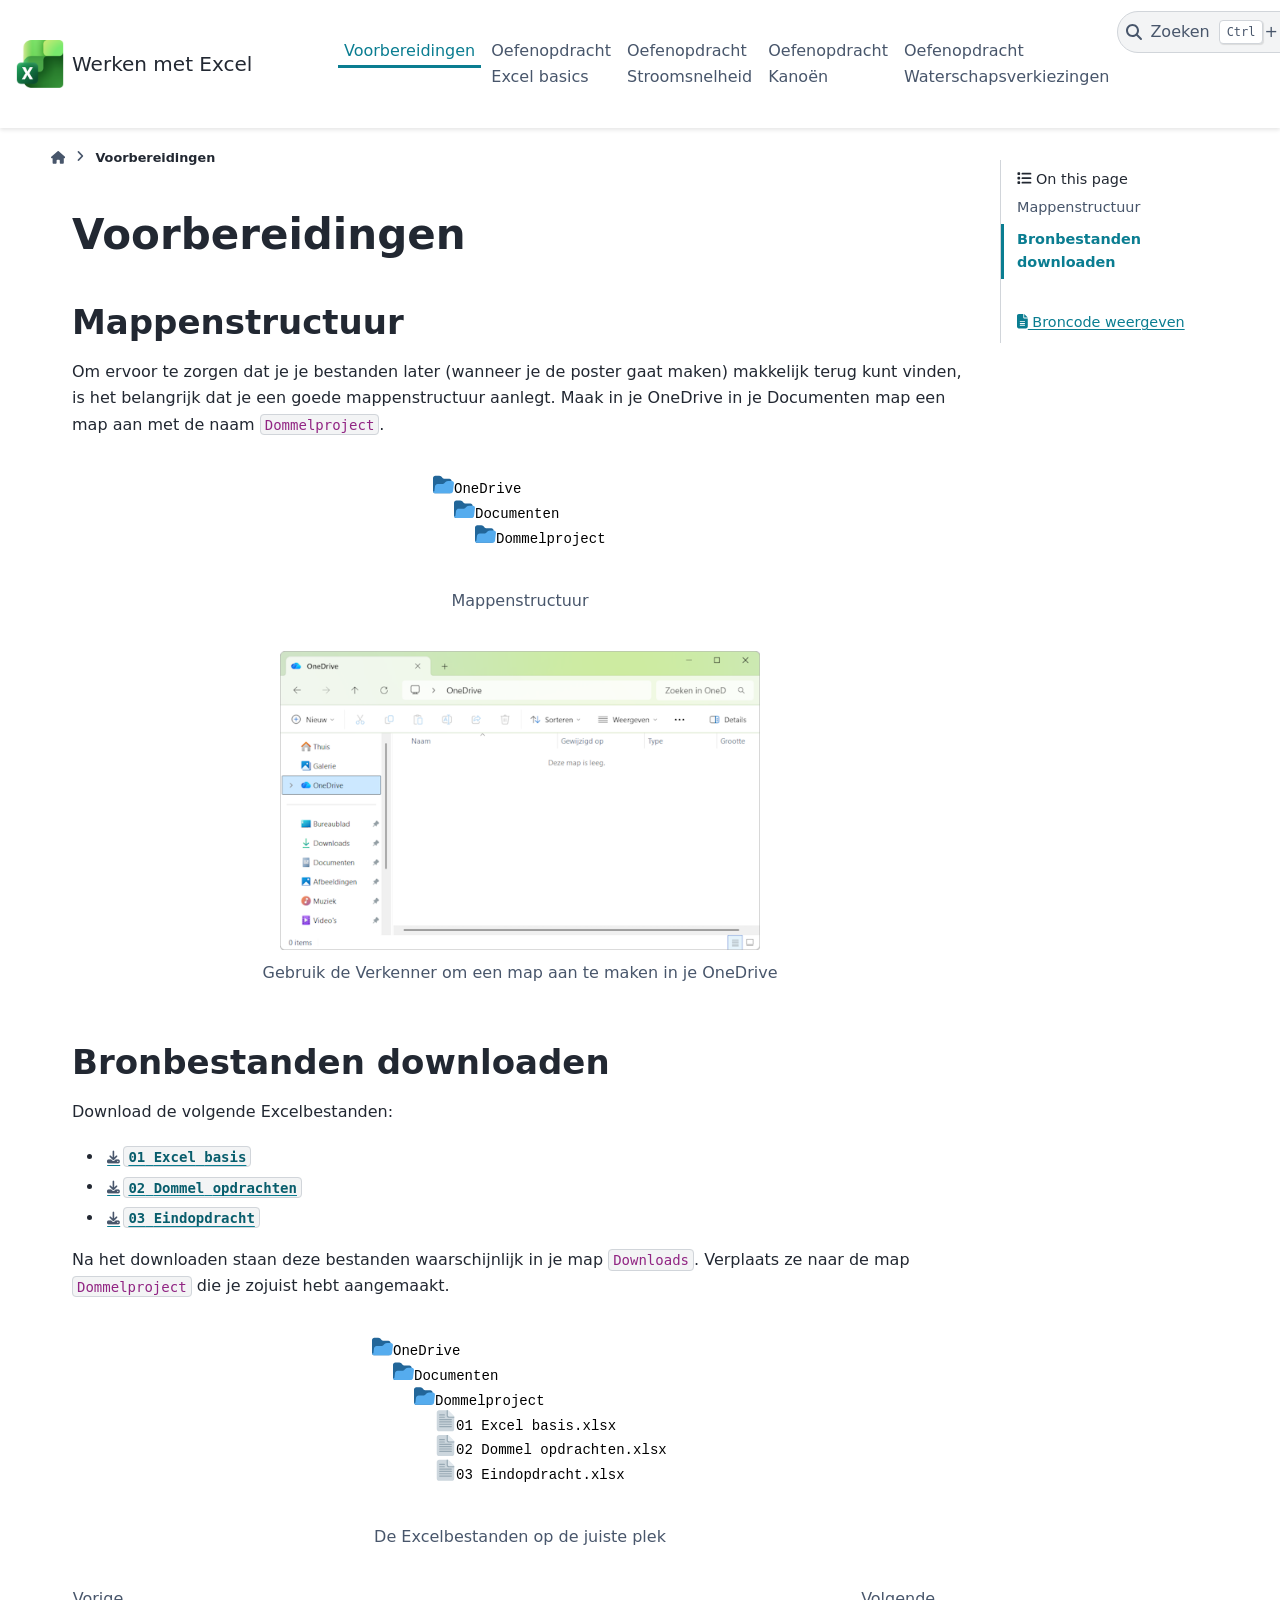
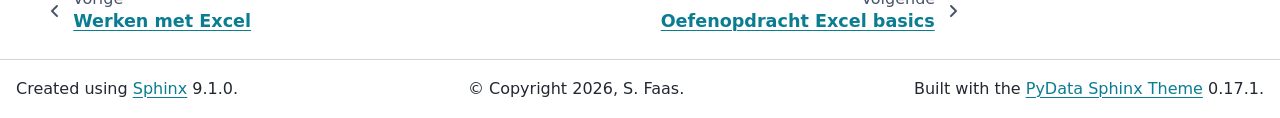
<file: 01_introduction/introduction.html>
<!DOCTYPE html>


<html lang="nl" data-content_root="../" >

  <head>
    <meta charset="utf-8" />
    <meta name="viewport" content="width=device-width, initial-scale=1.0" /><meta name="viewport" content="width=device-width, initial-scale=1" />

    <title>Voorbereidingen &#8212; Werken met Excel 0.1 documentatie</title>
  
  
  
  <script data-cfasync="false">
    document.documentElement.dataset.mode = localStorage.getItem("mode") || "";
    document.documentElement.dataset.theme = localStorage.getItem("theme") || "";
  </script>
  <!--
    this give us a css class that will be invisible only if js is disabled
  -->
  <noscript>
    <style>
      .pst-js-only { display: none !important; }

    </style>
  </noscript>
  
  <!-- Loaded before other Sphinx assets -->
  <link href="../_static/styles/theme.css?digest=55c26ed414f5f8a31ebb" rel="stylesheet" />
<link href="../_static/styles/pydata-sphinx-theme.css?digest=55c26ed414f5f8a31ebb" rel="stylesheet" />

    <link rel="stylesheet" type="text/css" href="../_static/pygments.css?v=a746c00c" />
    <link rel="stylesheet" type="text/css" href="../_static/sphinx-design.min.css?v=95c83b7e" />
    <link rel="stylesheet" type="text/css" href="../_static/custom.css?v=103464f3" />
  
  <!-- So that users can add custom icons -->
  <script defer src="../_static/scripts/fontawesome.js?digest=55c26ed414f5f8a31ebb"></script>
  <!-- Pre-loaded scripts that we'll load fully later -->
  <link rel="preload" as="script" href="../_static/scripts/bootstrap.js?digest=55c26ed414f5f8a31ebb" />
<link rel="preload" as="script" href="../_static/scripts/pydata-sphinx-theme.js?digest=55c26ed414f5f8a31ebb" />

    <script src="../_static/documentation_options.js?v=a57088fb"></script>
    <script src="../_static/doctools.js?v=fd6eb6e6"></script>
    <script src="../_static/sphinx_highlight.js?v=6ffebe34"></script>
    <script src="../_static/translations.js?v=e4d38c6a"></script>
    <script src="../_static/design-tabs.js?v=f930bc37"></script>
    <script>DOCUMENTATION_OPTIONS.pagename = '01_introduction/introduction';</script>
    <script>DOCUMENTATION_OPTIONS.search_as_you_type = false;</script>
    <link rel="icon" href="../_static/favicon.png"/>
    <link rel="index" title="Index" href="../genindex.html" />
    <link rel="search" title="Zoeken" href="../search.html" />
    <link rel="next" title="Oefenopdracht Excel basics" href="../02_basics/basics.html" />
    <link rel="prev" title="Werken met Excel" href="../index.html" />
  <meta name="viewport" content="width=device-width, initial-scale=1"/>
  <meta name="docsearch:language" content="nl"/>
  <meta name="docsearch:version" content="" />
  
    
    <script src="../_static/searchtools.js"></script>
    <script src="../_static/language_data.js"></script>
    <script src="../searchindex.js"></script>
  
  </head>
  <body data-default-mode="">
  
  
  <div id="pst-skip-link" class="skip-link d-print-none"><a href="#main-content">Skip to main content</a></div>

  
  <div id="pst-scroll-pixel-helper"></div>
  
  <button type="button" class="btn rounded-pill" id="pst-back-to-top">
    <i class="fa-solid fa-arrow-up"></i>Back to top</button>
  
  
  
  
  <dialog id="pst-search-dialog">
    
<form class="bd-search d-flex align-items-center"
      action="../search.html"
      method="get">
  <i class="fa-solid fa-magnifying-glass"></i>
  <input type="search"
         class="form-control"
         name="q"
         placeholder="Search the docs ..."
         aria-label="Search the docs ..."
         autocomplete="off"
         autocorrect="off"
         autocapitalize="off"
         spellcheck="false"/>
  <span class="search-button__kbd-shortcut"><kbd class="kbd-shortcut__modifier">Ctrl</kbd>+<kbd>K</kbd></span>
</form>
  </dialog>

  <div class="pst-async-banner-revealer d-none">
  <aside id="bd-header-version-warning" class="d-none d-print-none" aria-label="Version warning"></aside>
</div>

  
    <header id="pst-header" class="bd-header navbar navbar-expand-lg bd-navbar d-print-none">
<div class="bd-header__inner bd-page-width">
  <button class="pst-navbar-icon sidebar-toggle primary-toggle" aria-label="Site navigation">
    <span class="fa-solid fa-bars"></span>
  </button>
  
  
  <div class="col-lg-3 navbar-header-items__start">
    
      <div class="navbar-item">

  
    
  

<a class="navbar-brand logo" href="../index.html">
  
  
  
  
  
    
    
      
    
    
    <img src="../_static/excel_128.png" class="logo__image only-light" alt="Werken met Excel"/>
    <img src="../_static/excel_128.png" class="logo__image only-dark pst-js-only" alt="Werken met Excel"/>
  
  
    <p class="title logo__title">Werken met Excel</p>
  
</a></div>
    
  </div>
  
  <div class="col-lg-9 navbar-header-items">
    
    <div class="me-auto navbar-header-items__center">
      
        <div class="navbar-item">
<nav>
  <ul class="bd-navbar-elements navbar-nav">
    
<li class="nav-item current active">
  <a class="nav-link nav-internal" href="#">
    Voorbereidingen
  </a>
</li>


<li class="nav-item ">
  <a class="nav-link nav-internal" href="../02_basics/basics.html">
    Oefenopdracht Excel basics
  </a>
</li>


<li class="nav-item ">
  <a class="nav-link nav-internal" href="../03_stroomsnelheid/stroomsnelheid.html">
    Oefenopdracht Stroomsnelheid
  </a>
</li>


<li class="nav-item ">
  <a class="nav-link nav-internal" href="../04_kanoen/kanoen.html">
    Oefenopdracht Kanoën
  </a>
</li>


<li class="nav-item ">
  <a class="nav-link nav-internal" href="../05_waterschapsverkiezingen/waterschapsverkiezingen.html">
    Oefenopdracht Waterschapsverkiezingen
  </a>
</li>

  </ul>
</nav></div>
      
    </div>
    
    
    <div class="navbar-header-items__end">
      
        <div class="navbar-item navbar-persistent--container">
          

<button class="btn search-button-field search-button__button pst-js-only" title="Zoeken" aria-label="Zoeken" data-bs-placement="bottom" data-bs-toggle="tooltip">
 <i class="fa-solid fa-magnifying-glass"></i>
 <span class="search-button__default-text">Zoeken</span>
 <span class="search-button__kbd-shortcut"><kbd class="kbd-shortcut__modifier">Ctrl</kbd>+<kbd class="kbd-shortcut__modifier">K</kbd></span>
</button>
        </div>
      
      
        <div class="navbar-item">

<button class="btn btn-sm nav-link pst-navbar-icon theme-switch-button pst-js-only" aria-label="Color mode" data-bs-title="Color mode"  data-bs-placement="bottom" data-bs-toggle="tooltip">
  <i class="theme-switch fa-solid fa-sun                fa-lg" data-mode="light" title="Light"></i>
  <i class="theme-switch fa-solid fa-moon               fa-lg" data-mode="dark"  title="Dark"></i>
  <i class="theme-switch fa-solid fa-circle-half-stroke fa-lg" data-mode="auto"  title="System Settings"></i>
</button></div>
      
    </div>
    
  </div>
  
  
    <div class="navbar-persistent--mobile">

<button class="btn search-button-field search-button__button pst-js-only" title="Zoeken" aria-label="Zoeken" data-bs-placement="bottom" data-bs-toggle="tooltip">
 <i class="fa-solid fa-magnifying-glass"></i>
 <span class="search-button__default-text">Zoeken</span>
 <span class="search-button__kbd-shortcut"><kbd class="kbd-shortcut__modifier">Ctrl</kbd>+<kbd class="kbd-shortcut__modifier">K</kbd></span>
</button>
    </div>
  

  
    <button class="pst-navbar-icon sidebar-toggle secondary-toggle" aria-label="On this page">
      <span class="fa-solid fa-outdent"></span>
    </button>
  
</div>

    </header>
  

  <div class="bd-container">
    <div class="bd-container__inner bd-page-width">
      
      
      
      <dialog id="pst-primary-sidebar-modal"></dialog>
      <div id="pst-primary-sidebar" class="bd-sidebar-primary bd-sidebar hide-on-wide">
        

  
  <div class="sidebar-header-items sidebar-primary__section">
    
    
      <div class="sidebar-header-items__center">
        
          
          
            <div class="navbar-item">
<nav>
  <ul class="bd-navbar-elements navbar-nav">
    
<li class="nav-item current active">
  <a class="nav-link nav-internal" href="#">
    Voorbereidingen
  </a>
</li>


<li class="nav-item ">
  <a class="nav-link nav-internal" href="../02_basics/basics.html">
    Oefenopdracht Excel basics
  </a>
</li>


<li class="nav-item ">
  <a class="nav-link nav-internal" href="../03_stroomsnelheid/stroomsnelheid.html">
    Oefenopdracht Stroomsnelheid
  </a>
</li>


<li class="nav-item ">
  <a class="nav-link nav-internal" href="../04_kanoen/kanoen.html">
    Oefenopdracht Kanoën
  </a>
</li>


<li class="nav-item ">
  <a class="nav-link nav-internal" href="../05_waterschapsverkiezingen/waterschapsverkiezingen.html">
    Oefenopdracht Waterschapsverkiezingen
  </a>
</li>

  </ul>
</nav></div>
          
        
      </div>
    
    
    
      <div class="sidebar-header-items__end">
        
          <div class="navbar-item">

<button class="btn btn-sm nav-link pst-navbar-icon theme-switch-button pst-js-only" aria-label="Color mode" data-bs-title="Color mode"  data-bs-placement="bottom" data-bs-toggle="tooltip">
  <i class="theme-switch fa-solid fa-sun                fa-lg" data-mode="light" title="Light"></i>
  <i class="theme-switch fa-solid fa-moon               fa-lg" data-mode="dark"  title="Dark"></i>
  <i class="theme-switch fa-solid fa-circle-half-stroke fa-lg" data-mode="auto"  title="System Settings"></i>
</button></div>
        
      </div>
    
  </div>
  
  
  <div class="sidebar-primary-items__end sidebar-primary__section">
      <div class="sidebar-primary-item">
<div id="ethical-ad-placement"
      class="flat"
      data-ea-publisher="readthedocs"
      data-ea-type="readthedocs-sidebar"
      data-ea-manual="true">
</div></div>
  </div>


      </div>
      
      <main id="main-content" class="bd-main" role="main">
        
        
          <div class="bd-content">
            <div class="bd-article-container">
              
              <div class="bd-header-article d-print-none">
<div class="header-article-items header-article__inner">
  
    <div class="header-article-items__start">
      
        <div class="header-article-item">

<nav aria-label="Breadcrumb" class="d-print-none">
  <ul class="bd-breadcrumbs">
    
    <li class="breadcrumb-item breadcrumb-home">
      <a href="../index.html" class="nav-link" aria-label="Home">
        <i class="fa-solid fa-home"></i>
      </a>
    </li>
    <li class="breadcrumb-item active" aria-current="page"><span class="ellipsis">Voorbereidingen</span></li>
  </ul>
</nav>
</div>
      
    </div>
  
  
</div>
</div>
              
              
              
                
<div id="searchbox"></div>
                <article class="bd-article">
                  
  <section id="voorbereidingen">
<h1>Voorbereidingen<a class="headerlink" href="#voorbereidingen" title="Link to this heading">#</a></h1>
<section id="mappenstructuur">
<h2>Mappenstructuur<a class="headerlink" href="#mappenstructuur" title="Link to this heading">#</a></h2>
<p>Om ervoor te zorgen dat je je bestanden later (wanneer je de poster gaat maken) makkelijk terug kunt vinden, is het belangrijk dat je een goede mappenstructuur aanlegt. Maak in je OneDrive in je Documenten map een map aan met de naam <code class="file docutils literal notranslate"><span class="pre">Dommelproject</span></code>.</p>
<figure class="align-center" id="id1">
<p class="plantuml">
<object data="../_images/plantuml-0814b0611000309dee00fac26cb721bce7222d24.svg" type="image/svg+xml" style="width:194px;height:92px;background:#FFFFFF;">
<img src="../_images/plantuml-0814b0611000309dee00fac26cb721bce7222d24.png" alt="&#64;startuml
    &#64;startfiles
    /OneDrive/Documenten/Dommelproject/
    &#64;endfiles
&#64;enduml"/>

</object></p>
<figcaption>
<p><span class="caption-text">Mappenstructuur</span><a class="headerlink" href="#id1" title="Link to this image">#</a></p>
</figcaption>
</figure>
<figure class="align-center" id="id2">
<img alt="Mappenstructuur" src="../_images/onedrive.png" style="width: 480px;" />
<figcaption>
<p><span class="caption-text">Gebruik de Verkenner om een map aan te maken in je OneDrive</span><a class="headerlink" href="#id2" title="Link to this image">#</a></p>
</figcaption>
</figure>
</section>
<section id="bronbestanden-downloaden">
<h2>Bronbestanden downloaden<a class="headerlink" href="#bronbestanden-downloaden" title="Link to this heading">#</a></h2>
<p>Download de volgende Excelbestanden:</p>
<ul class="simple">
<li><p><a class="reference download internal" download="" href="../_downloads/57d7e798945901467704419fc875c396/01%20Excel%20basis.xlsx"><code class="xref download docutils literal notranslate"><span class="pre">01</span> <span class="pre">Excel</span> <span class="pre">basis</span></code></a></p></li>
<li><p><a class="reference download internal" download="" href="../_downloads/ec64720a5a4e9df1eeca40f0f4138d5b/02%20Dommel%20opdrachten.xlsx"><code class="xref download docutils literal notranslate"><span class="pre">02</span> <span class="pre">Dommel</span> <span class="pre">opdrachten</span></code></a></p></li>
<li><p><a class="reference download internal" download="" href="../_downloads/7789b53bb7995fe5ba332fca25e10bc0/03%20Eindopdracht.xlsx"><code class="xref download docutils literal notranslate"><span class="pre">03</span> <span class="pre">Eindopdracht</span></code></a></p></li>
</ul>
<p>Na het downloaden staan deze bestanden waarschijnlijk in je map <code class="file docutils literal notranslate"><span class="pre">Downloads</span></code>. Verplaats ze naar de map <code class="file docutils literal notranslate"><span class="pre">Dommelproject</span></code> die je zojuist hebt aangemaakt.</p>
<figure class="align-center" id="id3">
<p class="plantuml">
<object data="../_images/plantuml-9f910024f7dfa077aa521c3c2b55f5db3333d7cb.svg" type="image/svg+xml" style="width:316px;height:166px;background:#FFFFFF;">
<img src="../_images/plantuml-9f910024f7dfa077aa521c3c2b55f5db3333d7cb.png" alt="&#64;startuml
    &#64;startfiles
    /OneDrive/Documenten/Dommelproject/01 Excel basis.xlsx
    /OneDrive/Documenten/Dommelproject/02 Dommel opdrachten.xlsx
    /OneDrive/Documenten/Dommelproject/03 Eindopdracht.xlsx
    &#64;endfiles
&#64;enduml"/>

</object></p>
<figcaption>
<p><span class="caption-text">De Excelbestanden op de juiste plek</span><a class="headerlink" href="#id3" title="Link to this image">#</a></p>
</figcaption>
</figure>
</section>
</section>


                </article>
              
              
              
              
              
                <footer class="prev-next-footer d-print-none">
                  
<div class="prev-next-area">
    <a class="left-prev"
       href="../index.html"
       title="previous page">
      <i class="fa-solid fa-angle-left"></i>
      <div class="prev-next-info">
        <p class="prev-next-subtitle">vorige</p>
        <p class="prev-next-title">Werken met Excel</p>
      </div>
    </a>
    <a class="right-next"
       href="../02_basics/basics.html"
       title="next page">
      <div class="prev-next-info">
        <p class="prev-next-subtitle">volgende</p>
        <p class="prev-next-title">Oefenopdracht Excel basics</p>
      </div>
      <i class="fa-solid fa-angle-right"></i>
    </a>
</div>
                </footer>
              
            </div>
            
            
              
                <dialog id="pst-secondary-sidebar-modal"></dialog>
                <div id="pst-secondary-sidebar" class="bd-sidebar-secondary bd-toc"><div class="sidebar-secondary-items sidebar-secondary__inner">


  <div class="sidebar-secondary-item">
<div
    id="pst-page-navigation-heading-2"
    class="page-toc tocsection onthispage">
    <i class="fa-solid fa-list"></i> On this page
  </div>
  <nav id="pst-page-toc-nav" class="page-toc" aria-labelledby="pst-page-navigation-heading-2">
    <ul class="pst-show_toc_level nav section-nav flex-column">
<li class="toc-h2 nav-item toc-entry"><a class="reference internal nav-link" href="#mappenstructuur">Mappenstructuur</a></li>
<li class="toc-h2 nav-item toc-entry"><a class="reference internal nav-link" href="#bronbestanden-downloaden">Bronbestanden downloaden</a></li>
</ul>
  </nav></div>

  <div class="sidebar-secondary-item">

  <div class="tocsection sourcelink">
    <a href="../_sources/01_introduction/introduction.rst.txt">
      <i class="fa-solid fa-file-lines"></i> Broncode weergeven
    </a>
  </div>
</div>

</div></div>
              
            
          </div>
          <footer class="bd-footer-content">
            
          </footer>
        
      </main>
    </div>
  </div>
  
  <!-- Scripts loaded after <body> so the DOM is not blocked -->
  <script defer src="../_static/scripts/bootstrap.js?digest=55c26ed414f5f8a31ebb"></script>
<script defer src="../_static/scripts/pydata-sphinx-theme.js?digest=55c26ed414f5f8a31ebb"></script>

  <footer class="bd-footer">
<div class="bd-footer__inner bd-page-width">
  
    <div class="footer-items__start">
      
        <div class="footer-item">

  <p class="sphinx-version">
    Created using <a href="https://www.sphinx-doc.org/">Sphinx</a> 9.1.0.
    <br/>
  </p>
</div>
      
    </div>
  
  
    <div class="footer-items__center">
      
        <div class="footer-item">

  <p class="copyright">
    
      © Copyright 2026, S. Faas.
      <br/>
    
  </p>
</div>
      
    </div>
  
  
    <div class="footer-items__end">
      
        <div class="footer-item">
<p class="theme-version">
  <!-- # L10n: Setting the PST URL as an argument as this does not need to be localized -->
  Built with the <a href="https://pydata-sphinx-theme.readthedocs.io/en/stable/index.html">PyData Sphinx Theme</a> 0.17.1.
</p></div>
      
    </div>
  
</div>

  </footer>
  </body>
</html>
</file>
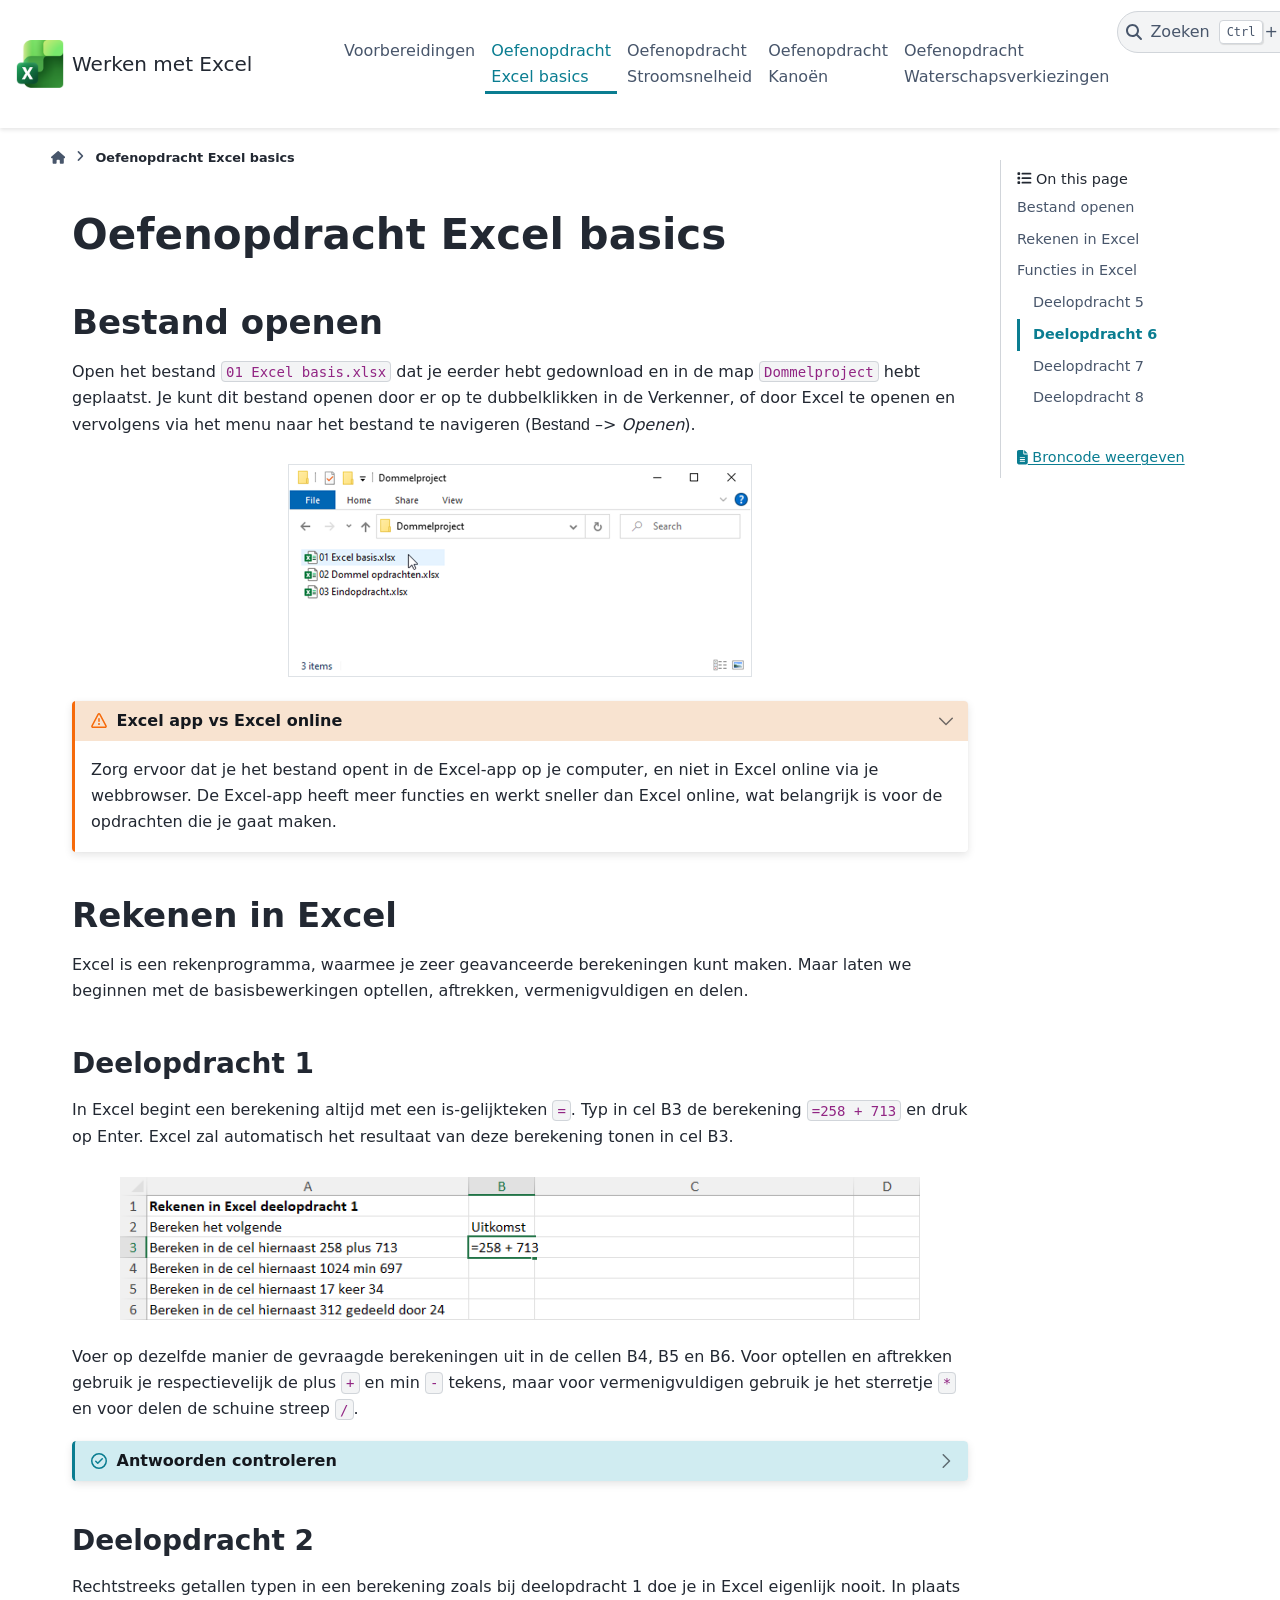
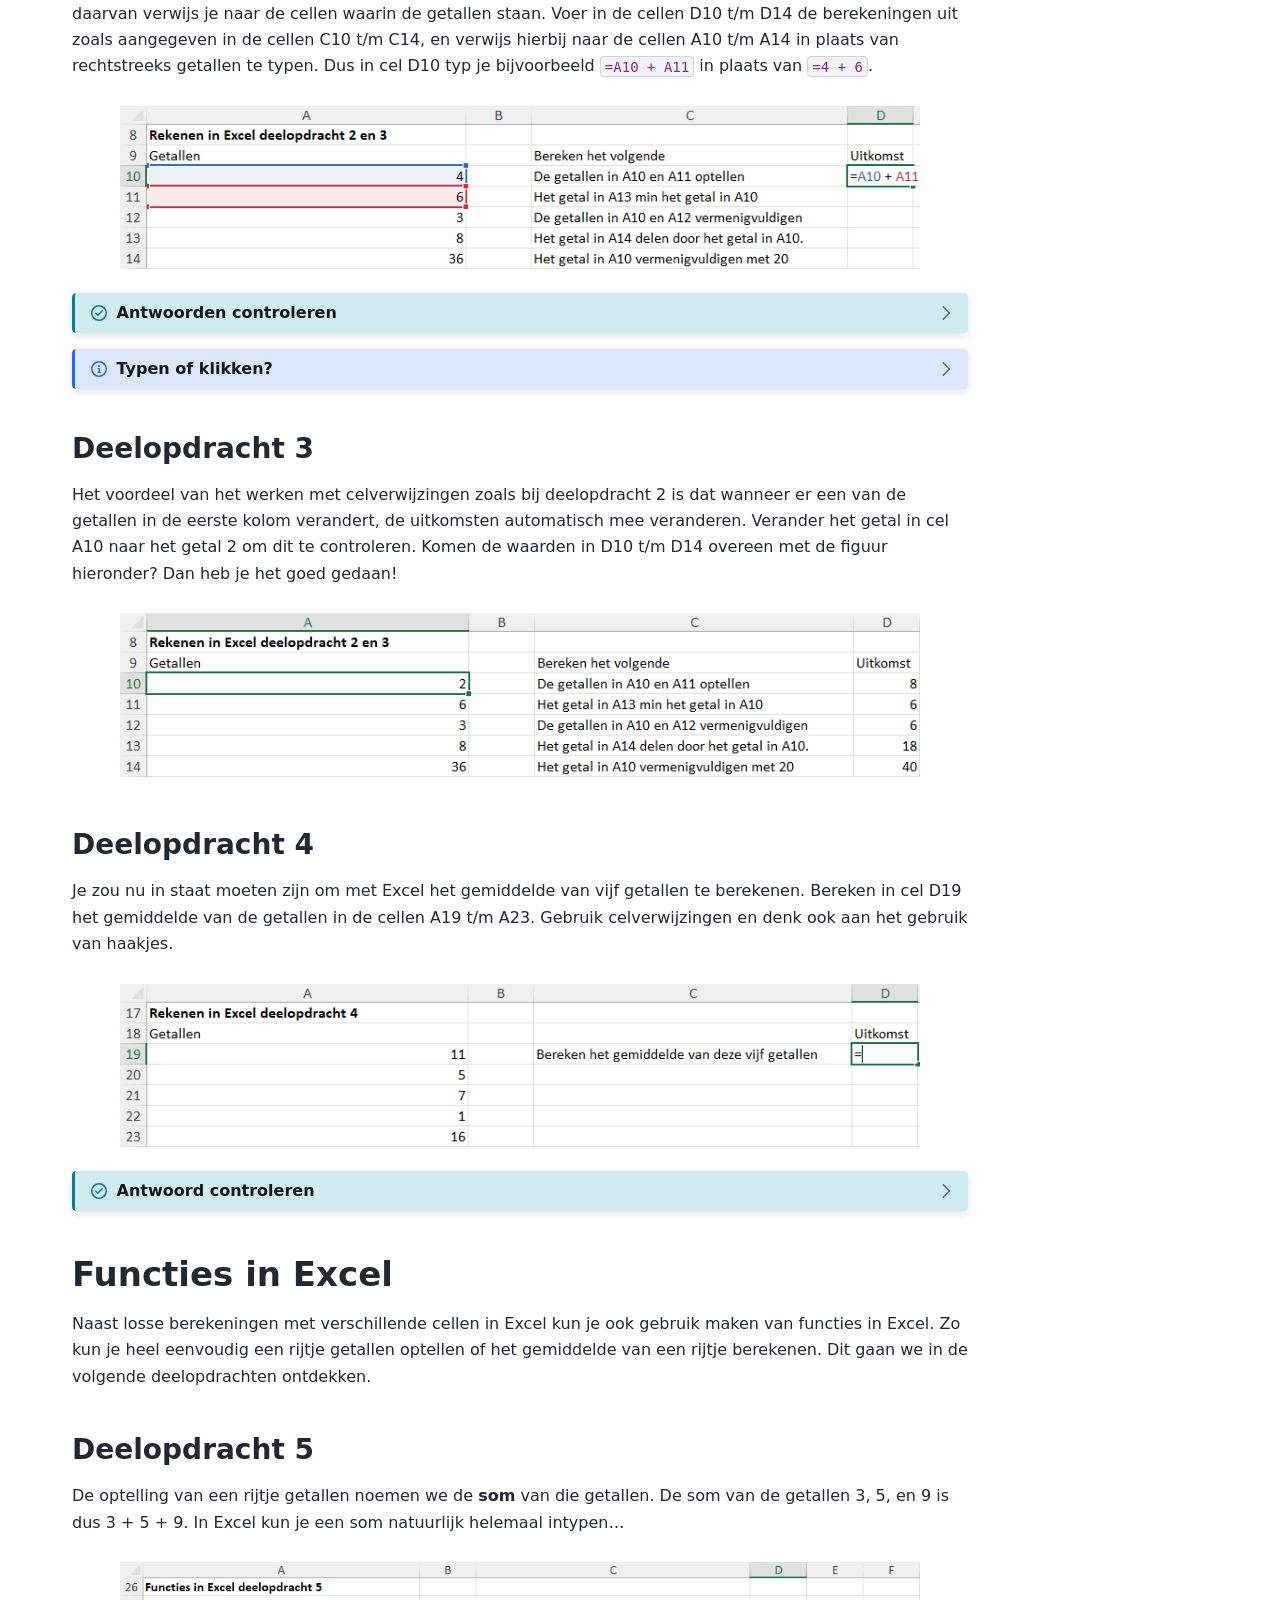
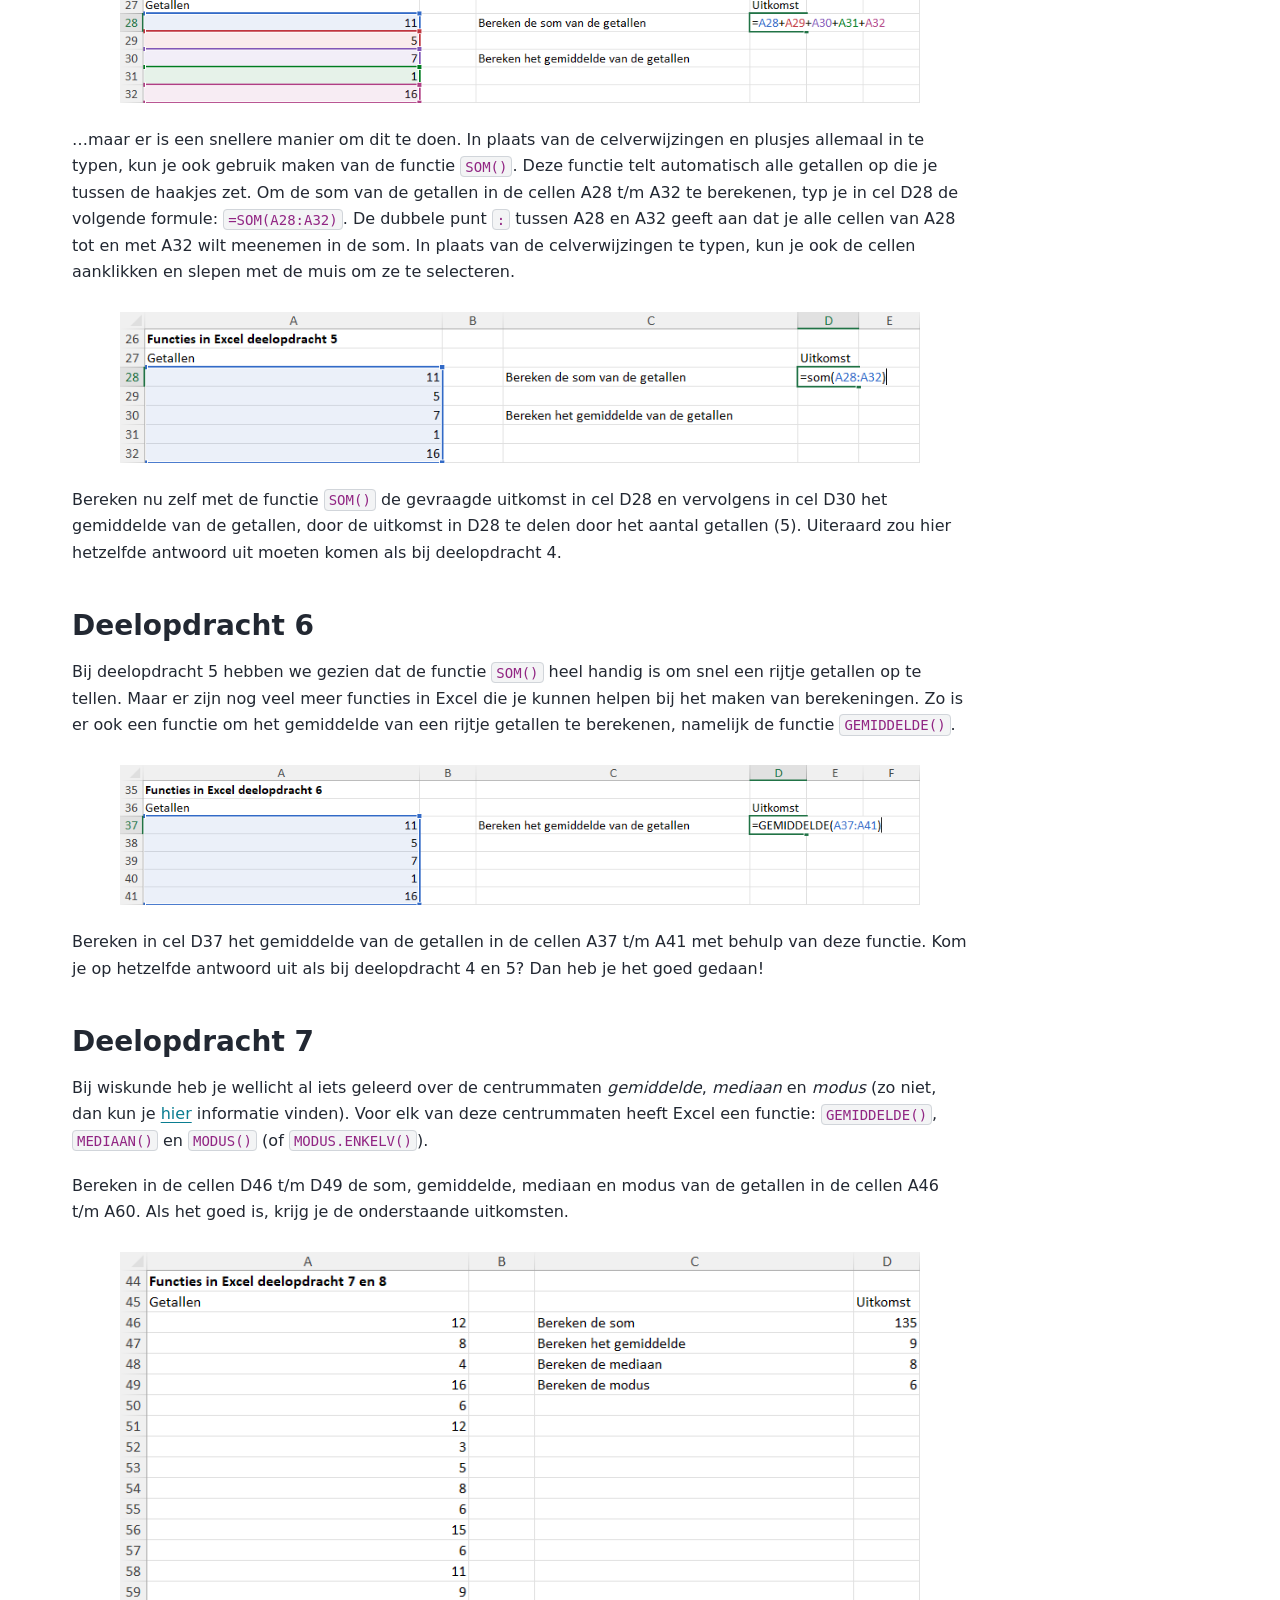
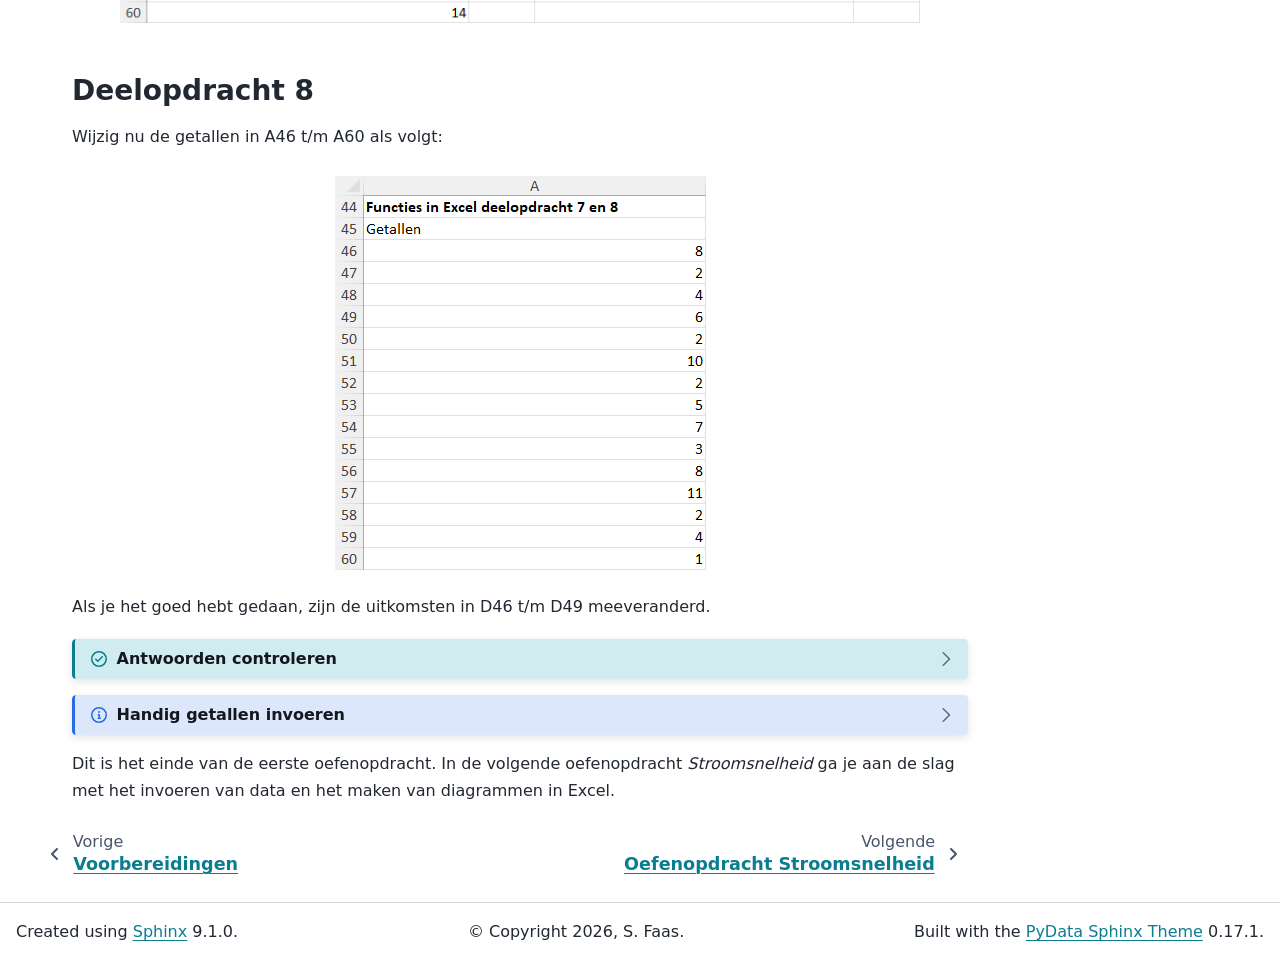
<file: 02_basics/basics.html>
<!DOCTYPE html>


<html lang="nl" data-content_root="../" >

  <head>
    <meta charset="utf-8" />
    <meta name="viewport" content="width=device-width, initial-scale=1.0" /><meta name="viewport" content="width=device-width, initial-scale=1" />

    <title>Oefenopdracht Excel basics &#8212; Werken met Excel 0.1 documentatie</title>
  
  
  
  <script data-cfasync="false">
    document.documentElement.dataset.mode = localStorage.getItem("mode") || "";
    document.documentElement.dataset.theme = localStorage.getItem("theme") || "";
  </script>
  <!--
    this give us a css class that will be invisible only if js is disabled
  -->
  <noscript>
    <style>
      .pst-js-only { display: none !important; }

    </style>
  </noscript>
  
  <!-- Loaded before other Sphinx assets -->
  <link href="../_static/styles/theme.css?digest=55c26ed414f5f8a31ebb" rel="stylesheet" />
<link href="../_static/styles/pydata-sphinx-theme.css?digest=55c26ed414f5f8a31ebb" rel="stylesheet" />

    <link rel="stylesheet" type="text/css" href="../_static/pygments.css?v=a746c00c" />
    <link rel="stylesheet" type="text/css" href="../_static/sphinx-design.min.css?v=95c83b7e" />
    <link rel="stylesheet" type="text/css" href="../_static/custom.css?v=103464f3" />
  
  <!-- So that users can add custom icons -->
  <script defer src="../_static/scripts/fontawesome.js?digest=55c26ed414f5f8a31ebb"></script>
  <!-- Pre-loaded scripts that we'll load fully later -->
  <link rel="preload" as="script" href="../_static/scripts/bootstrap.js?digest=55c26ed414f5f8a31ebb" />
<link rel="preload" as="script" href="../_static/scripts/pydata-sphinx-theme.js?digest=55c26ed414f5f8a31ebb" />

    <script src="../_static/documentation_options.js?v=a57088fb"></script>
    <script src="../_static/doctools.js?v=fd6eb6e6"></script>
    <script src="../_static/sphinx_highlight.js?v=6ffebe34"></script>
    <script src="../_static/translations.js?v=e4d38c6a"></script>
    <script src="../_static/design-tabs.js?v=f930bc37"></script>
    <script>DOCUMENTATION_OPTIONS.pagename = '02_basics/basics';</script>
    <script>DOCUMENTATION_OPTIONS.search_as_you_type = false;</script>
    <link rel="icon" href="../_static/favicon.png"/>
    <link rel="index" title="Index" href="../genindex.html" />
    <link rel="search" title="Zoeken" href="../search.html" />
    <link rel="next" title="Oefenopdracht Stroomsnelheid" href="../03_stroomsnelheid/stroomsnelheid.html" />
    <link rel="prev" title="Voorbereidingen" href="../01_introduction/introduction.html" />
  <meta name="viewport" content="width=device-width, initial-scale=1"/>
  <meta name="docsearch:language" content="nl"/>
  <meta name="docsearch:version" content="" />
  
    
    <script src="../_static/searchtools.js"></script>
    <script src="../_static/language_data.js"></script>
    <script src="../searchindex.js"></script>
  
  </head>
  <body data-default-mode="">
  
  
  <div id="pst-skip-link" class="skip-link d-print-none"><a href="#main-content">Skip to main content</a></div>

  
  <div id="pst-scroll-pixel-helper"></div>
  
  <button type="button" class="btn rounded-pill" id="pst-back-to-top">
    <i class="fa-solid fa-arrow-up"></i>Back to top</button>
  
  
  
  
  <dialog id="pst-search-dialog">
    
<form class="bd-search d-flex align-items-center"
      action="../search.html"
      method="get">
  <i class="fa-solid fa-magnifying-glass"></i>
  <input type="search"
         class="form-control"
         name="q"
         placeholder="Search the docs ..."
         aria-label="Search the docs ..."
         autocomplete="off"
         autocorrect="off"
         autocapitalize="off"
         spellcheck="false"/>
  <span class="search-button__kbd-shortcut"><kbd class="kbd-shortcut__modifier">Ctrl</kbd>+<kbd>K</kbd></span>
</form>
  </dialog>

  <div class="pst-async-banner-revealer d-none">
  <aside id="bd-header-version-warning" class="d-none d-print-none" aria-label="Version warning"></aside>
</div>

  
    <header id="pst-header" class="bd-header navbar navbar-expand-lg bd-navbar d-print-none">
<div class="bd-header__inner bd-page-width">
  <button class="pst-navbar-icon sidebar-toggle primary-toggle" aria-label="Site navigation">
    <span class="fa-solid fa-bars"></span>
  </button>
  
  
  <div class="col-lg-3 navbar-header-items__start">
    
      <div class="navbar-item">

  
    
  

<a class="navbar-brand logo" href="../index.html">
  
  
  
  
  
    
    
      
    
    
    <img src="../_static/excel_128.png" class="logo__image only-light" alt="Werken met Excel"/>
    <img src="../_static/excel_128.png" class="logo__image only-dark pst-js-only" alt="Werken met Excel"/>
  
  
    <p class="title logo__title">Werken met Excel</p>
  
</a></div>
    
  </div>
  
  <div class="col-lg-9 navbar-header-items">
    
    <div class="me-auto navbar-header-items__center">
      
        <div class="navbar-item">
<nav>
  <ul class="bd-navbar-elements navbar-nav">
    
<li class="nav-item ">
  <a class="nav-link nav-internal" href="../01_introduction/introduction.html">
    Voorbereidingen
  </a>
</li>


<li class="nav-item current active">
  <a class="nav-link nav-internal" href="#">
    Oefenopdracht Excel basics
  </a>
</li>


<li class="nav-item ">
  <a class="nav-link nav-internal" href="../03_stroomsnelheid/stroomsnelheid.html">
    Oefenopdracht Stroomsnelheid
  </a>
</li>


<li class="nav-item ">
  <a class="nav-link nav-internal" href="../04_kanoen/kanoen.html">
    Oefenopdracht Kanoën
  </a>
</li>


<li class="nav-item ">
  <a class="nav-link nav-internal" href="../05_waterschapsverkiezingen/waterschapsverkiezingen.html">
    Oefenopdracht Waterschapsverkiezingen
  </a>
</li>

  </ul>
</nav></div>
      
    </div>
    
    
    <div class="navbar-header-items__end">
      
        <div class="navbar-item navbar-persistent--container">
          

<button class="btn search-button-field search-button__button pst-js-only" title="Zoeken" aria-label="Zoeken" data-bs-placement="bottom" data-bs-toggle="tooltip">
 <i class="fa-solid fa-magnifying-glass"></i>
 <span class="search-button__default-text">Zoeken</span>
 <span class="search-button__kbd-shortcut"><kbd class="kbd-shortcut__modifier">Ctrl</kbd>+<kbd class="kbd-shortcut__modifier">K</kbd></span>
</button>
        </div>
      
      
        <div class="navbar-item">

<button class="btn btn-sm nav-link pst-navbar-icon theme-switch-button pst-js-only" aria-label="Color mode" data-bs-title="Color mode"  data-bs-placement="bottom" data-bs-toggle="tooltip">
  <i class="theme-switch fa-solid fa-sun                fa-lg" data-mode="light" title="Light"></i>
  <i class="theme-switch fa-solid fa-moon               fa-lg" data-mode="dark"  title="Dark"></i>
  <i class="theme-switch fa-solid fa-circle-half-stroke fa-lg" data-mode="auto"  title="System Settings"></i>
</button></div>
      
    </div>
    
  </div>
  
  
    <div class="navbar-persistent--mobile">

<button class="btn search-button-field search-button__button pst-js-only" title="Zoeken" aria-label="Zoeken" data-bs-placement="bottom" data-bs-toggle="tooltip">
 <i class="fa-solid fa-magnifying-glass"></i>
 <span class="search-button__default-text">Zoeken</span>
 <span class="search-button__kbd-shortcut"><kbd class="kbd-shortcut__modifier">Ctrl</kbd>+<kbd class="kbd-shortcut__modifier">K</kbd></span>
</button>
    </div>
  

  
    <button class="pst-navbar-icon sidebar-toggle secondary-toggle" aria-label="On this page">
      <span class="fa-solid fa-outdent"></span>
    </button>
  
</div>

    </header>
  

  <div class="bd-container">
    <div class="bd-container__inner bd-page-width">
      
      
      
      <dialog id="pst-primary-sidebar-modal"></dialog>
      <div id="pst-primary-sidebar" class="bd-sidebar-primary bd-sidebar hide-on-wide">
        

  
  <div class="sidebar-header-items sidebar-primary__section">
    
    
      <div class="sidebar-header-items__center">
        
          
          
            <div class="navbar-item">
<nav>
  <ul class="bd-navbar-elements navbar-nav">
    
<li class="nav-item ">
  <a class="nav-link nav-internal" href="../01_introduction/introduction.html">
    Voorbereidingen
  </a>
</li>


<li class="nav-item current active">
  <a class="nav-link nav-internal" href="#">
    Oefenopdracht Excel basics
  </a>
</li>


<li class="nav-item ">
  <a class="nav-link nav-internal" href="../03_stroomsnelheid/stroomsnelheid.html">
    Oefenopdracht Stroomsnelheid
  </a>
</li>


<li class="nav-item ">
  <a class="nav-link nav-internal" href="../04_kanoen/kanoen.html">
    Oefenopdracht Kanoën
  </a>
</li>


<li class="nav-item ">
  <a class="nav-link nav-internal" href="../05_waterschapsverkiezingen/waterschapsverkiezingen.html">
    Oefenopdracht Waterschapsverkiezingen
  </a>
</li>

  </ul>
</nav></div>
          
        
      </div>
    
    
    
      <div class="sidebar-header-items__end">
        
          <div class="navbar-item">

<button class="btn btn-sm nav-link pst-navbar-icon theme-switch-button pst-js-only" aria-label="Color mode" data-bs-title="Color mode"  data-bs-placement="bottom" data-bs-toggle="tooltip">
  <i class="theme-switch fa-solid fa-sun                fa-lg" data-mode="light" title="Light"></i>
  <i class="theme-switch fa-solid fa-moon               fa-lg" data-mode="dark"  title="Dark"></i>
  <i class="theme-switch fa-solid fa-circle-half-stroke fa-lg" data-mode="auto"  title="System Settings"></i>
</button></div>
        
      </div>
    
  </div>
  
  
  <div class="sidebar-primary-items__end sidebar-primary__section">
      <div class="sidebar-primary-item">
<div id="ethical-ad-placement"
      class="flat"
      data-ea-publisher="readthedocs"
      data-ea-type="readthedocs-sidebar"
      data-ea-manual="true">
</div></div>
  </div>


      </div>
      
      <main id="main-content" class="bd-main" role="main">
        
        
          <div class="bd-content">
            <div class="bd-article-container">
              
              <div class="bd-header-article d-print-none">
<div class="header-article-items header-article__inner">
  
    <div class="header-article-items__start">
      
        <div class="header-article-item">

<nav aria-label="Breadcrumb" class="d-print-none">
  <ul class="bd-breadcrumbs">
    
    <li class="breadcrumb-item breadcrumb-home">
      <a href="../index.html" class="nav-link" aria-label="Home">
        <i class="fa-solid fa-home"></i>
      </a>
    </li>
    <li class="breadcrumb-item active" aria-current="page"><span class="ellipsis">Oefenopdracht Excel basics</span></li>
  </ul>
</nav>
</div>
      
    </div>
  
  
</div>
</div>
              
              
              
                
<div id="searchbox"></div>
                <article class="bd-article">
                  
  <section id="oefenopdracht-excel-basics">
<h1>Oefenopdracht Excel basics<a class="headerlink" href="#oefenopdracht-excel-basics" title="Link to this heading">#</a></h1>
<section id="bestand-openen">
<h2>Bestand openen<a class="headerlink" href="#bestand-openen" title="Link to this heading">#</a></h2>
<p>Open het bestand <code class="file docutils literal notranslate"><span class="pre">01</span> <span class="pre">Excel</span> <span class="pre">basis.xlsx</span></code> dat je eerder hebt gedownload en in de map <code class="file docutils literal notranslate"><span class="pre">Dommelproject</span></code> hebt geplaatst. Je kunt dit bestand openen door er op te dubbelklikken in de Verkenner, of door Excel te openen en vervolgens via het menu naar het bestand te navigeren (<span class="menuselection">Bestand</span> –&gt; <cite>Openen</cite>).</p>
<figure class="align-center" style="width: 480px">
<img alt="../_images/explorer.png" class="border" src="../_images/explorer.png" />
</figure>
<details class="sd-sphinx-override sd-dropdown sd-card sd-mb-3" open="open">
<summary class="sd-summary-title sd-card-header sd-bg-warning sd-bg-text-warning">
<span class="sd-summary-icon"><svg version="1.1" width="1.0em" height="1.0em" class="sd-octicon sd-octicon-alert" viewBox="0 0 16 16" aria-hidden="true"><path d="M6.457 1.047c.659-1.234 2.427-1.234 3.086 0l6.082 11.378A1.75 1.75 0 0 1 14.082 15H1.918a1.75 1.75 0 0 1-1.543-2.575Zm1.763.707a.25.25 0 0 0-.44 0L1.698 13.132a.25.25 0 0 0 .22.368h12.164a.25.25 0 0 0 .22-.368Zm.53 3.996v2.5a.75.75 0 0 1-1.5 0v-2.5a.75.75 0 0 1 1.5 0ZM9 11a1 1 0 1 1-2 0 1 1 0 0 1 2 0Z"></path></svg></span><span class="sd-summary-text">Excel app vs Excel online</span><span class="sd-summary-state-marker sd-summary-chevron-right"><svg version="1.1" width="1.5em" height="1.5em" class="sd-octicon sd-octicon-chevron-right" viewBox="0 0 24 24" aria-hidden="true"><path d="M8.72 18.78a.75.75 0 0 1 0-1.06L14.44 12 8.72 6.28a.751.751 0 0 1 .018-1.042.751.751 0 0 1 1.042-.018l6.25 6.25a.75.75 0 0 1 0 1.06l-6.25 6.25a.75.75 0 0 1-1.06 0Z"></path></svg></span></summary><div class="sd-summary-content sd-card-body docutils">
<p class="sd-card-text">Zorg ervoor dat je het bestand opent in de Excel-app op je computer, en niet in Excel online via je webbrowser. De Excel-app heeft meer functies en werkt sneller dan Excel online, wat belangrijk is voor de opdrachten die je gaat maken.</p>
</div>
</details></section>
<section id="rekenen-in-excel">
<h2>Rekenen in Excel<a class="headerlink" href="#rekenen-in-excel" title="Link to this heading">#</a></h2>
<p>Excel is een rekenprogramma, waarmee je zeer geavanceerde berekeningen kunt maken. Maar laten we beginnen met de basisbewerkingen optellen, aftrekken, vermenigvuldigen en delen.</p>
<section id="deelopdracht-1">
<h3>Deelopdracht 1<a class="headerlink" href="#deelopdracht-1" title="Link to this heading">#</a></h3>
<p>In Excel begint een berekening altijd met een is-gelijkteken <code class="docutils literal notranslate"><span class="pre">=</span></code>. Typ in cel B3 de berekening <code class="docutils literal notranslate"><span class="pre">=258</span> <span class="pre">+</span> <span class="pre">713</span></code> en druk op Enter. Excel zal automatisch het resultaat van deze berekening tonen in cel B3.</p>
<figure class="align-center">
<img alt="../_images/opdracht_01_01.png" src="../_images/opdracht_01_01.png" style="width: 800px;" />
</figure>
<p>Voer op dezelfde manier de gevraagde berekeningen uit in de cellen B4, B5 en B6. Voor optellen en aftrekken gebruik je respectievelijk de plus <code class="docutils literal notranslate"><span class="pre">+</span></code> en min <code class="docutils literal notranslate"><span class="pre">-</span></code> tekens, maar voor vermenigvuldigen gebruik je het sterretje <code class="docutils literal notranslate"><span class="pre">*</span></code> en voor delen de schuine streep <code class="docutils literal notranslate"><span class="pre">/</span></code>.</p>
<details class="sd-sphinx-override sd-dropdown sd-card sd-mb-3">
<summary class="sd-summary-title sd-card-header sd-bg-primary sd-bg-text-primary">
<span class="sd-summary-icon"><svg version="1.1" width="1.0em" height="1.0em" class="sd-octicon sd-octicon-check-circle" viewBox="0 0 16 16" aria-hidden="true"><path d="M0 8a8 8 0 1 1 16 0A8 8 0 0 1 0 8Zm1.5 0a6.5 6.5 0 1 0 13 0 6.5 6.5 0 0 0-13 0Zm10.28-1.72-4.5 4.5a.75.75 0 0 1-1.06 0l-2-2a.751.751 0 0 1 .018-1.042.751.751 0 0 1 1.042-.018l1.47 1.47 3.97-3.97a.751.751 0 0 1 1.042.018.751.751 0 0 1 .018 1.042Z"></path></svg></span><span class="sd-summary-text">Antwoorden controleren</span><span class="sd-summary-state-marker sd-summary-chevron-right"><svg version="1.1" width="1.5em" height="1.5em" class="sd-octicon sd-octicon-chevron-right" viewBox="0 0 24 24" aria-hidden="true"><path d="M8.72 18.78a.75.75 0 0 1 0-1.06L14.44 12 8.72 6.28a.751.751 0 0 1 .018-1.042.751.751 0 0 1 1.042-.018l6.25 6.25a.75.75 0 0 1 0 1.06l-6.25 6.25a.75.75 0 0 1-1.06 0Z"></path></svg></span></summary><div class="sd-summary-content sd-card-body docutils">
<img alt="../_images/opdracht_01_02.png" src="../_images/opdracht_01_02.png" />
</div>
</details></section>
<section id="deelopdracht-2">
<h3>Deelopdracht 2<a class="headerlink" href="#deelopdracht-2" title="Link to this heading">#</a></h3>
<p>Rechtstreeks getallen typen in een berekening zoals bij deelopdracht 1 doe je in Excel eigenlijk nooit. In plaats daarvan verwijs je naar de cellen waarin de getallen staan. Voer in de cellen D10 t/m D14 de berekeningen uit zoals aangegeven in de cellen C10 t/m C14, en verwijs hierbij naar de cellen A10 t/m A14 in plaats van rechtstreeks getallen te typen. Dus in cel D10 typ je bijvoorbeeld <code class="docutils literal notranslate"><span class="pre">=A10</span> <span class="pre">+</span> <span class="pre">A11</span></code> in plaats van <code class="docutils literal notranslate"><span class="pre">=4</span> <span class="pre">+</span> <span class="pre">6</span></code>.</p>
<figure class="align-center">
<img alt="../_images/opdracht_02_01.png" src="../_images/opdracht_02_01.png" style="width: 800px;" />
</figure>
<details class="sd-sphinx-override sd-dropdown sd-card sd-mb-3">
<summary class="sd-summary-title sd-card-header sd-bg-primary sd-bg-text-primary">
<span class="sd-summary-icon"><svg version="1.1" width="1.0em" height="1.0em" class="sd-octicon sd-octicon-check-circle" viewBox="0 0 16 16" aria-hidden="true"><path d="M0 8a8 8 0 1 1 16 0A8 8 0 0 1 0 8Zm1.5 0a6.5 6.5 0 1 0 13 0 6.5 6.5 0 0 0-13 0Zm10.28-1.72-4.5 4.5a.75.75 0 0 1-1.06 0l-2-2a.751.751 0 0 1 .018-1.042.751.751 0 0 1 1.042-.018l1.47 1.47 3.97-3.97a.751.751 0 0 1 1.042.018.751.751 0 0 1 .018 1.042Z"></path></svg></span><span class="sd-summary-text">Antwoorden controleren</span><span class="sd-summary-state-marker sd-summary-chevron-right"><svg version="1.1" width="1.5em" height="1.5em" class="sd-octicon sd-octicon-chevron-right" viewBox="0 0 24 24" aria-hidden="true"><path d="M8.72 18.78a.75.75 0 0 1 0-1.06L14.44 12 8.72 6.28a.751.751 0 0 1 .018-1.042.751.751 0 0 1 1.042-.018l6.25 6.25a.75.75 0 0 1 0 1.06l-6.25 6.25a.75.75 0 0 1-1.06 0Z"></path></svg></span></summary><div class="sd-summary-content sd-card-body docutils">
<img alt="../_images/opdracht_02_02.png" src="../_images/opdracht_02_02.png" />
</div>
</details><details class="sd-sphinx-override sd-dropdown sd-card sd-mb-3">
<summary class="sd-summary-title sd-card-header sd-bg-info sd-bg-text-info">
<span class="sd-summary-icon"><svg version="1.1" width="1.0em" height="1.0em" class="sd-octicon sd-octicon-info" viewBox="0 0 16 16" aria-hidden="true"><path d="M0 8a8 8 0 1 1 16 0A8 8 0 0 1 0 8Zm8-6.5a6.5 6.5 0 1 0 0 13 6.5 6.5 0 0 0 0-13ZM6.5 7.75A.75.75 0 0 1 7.25 7h1a.75.75 0 0 1 .75.75v2.75h.25a.75.75 0 0 1 0 1.5h-2a.75.75 0 0 1 0-1.5h.25v-2h-.25a.75.75 0 0 1-.75-.75ZM8 6a1 1 0 1 1 0-2 1 1 0 0 1 0 2Z"></path></svg></span><span class="sd-summary-text">Typen of klikken?</span><span class="sd-summary-state-marker sd-summary-chevron-right"><svg version="1.1" width="1.5em" height="1.5em" class="sd-octicon sd-octicon-chevron-right" viewBox="0 0 24 24" aria-hidden="true"><path d="M8.72 18.78a.75.75 0 0 1 0-1.06L14.44 12 8.72 6.28a.751.751 0 0 1 .018-1.042.751.751 0 0 1 1.042-.018l6.25 6.25a.75.75 0 0 1 0 1.06l-6.25 6.25a.75.75 0 0 1-1.06 0Z"></path></svg></span></summary><div class="sd-summary-content sd-card-body docutils">
<p class="sd-card-text">Je kunt de cellen waarnaar je wilt verwijzen in een berekening ook met de muis aanklikken in plaats van ze te typen. Dus in plaats van <code class="docutils literal notranslate"><span class="pre">=A10</span> <span class="pre">+</span> <span class="pre">A11</span></code> kun je ook <code class="docutils literal notranslate"><span class="pre">=</span></code> typen, vervolgens op cel A10 klikken, dan het plus-teken <code class="docutils literal notranslate"><span class="pre">+</span></code> typen, en vervolgens op cel A11 klikken. Excel zal automatisch de juiste celverwijzingen toevoegen aan je berekening.</p>
<p class="sd-card-text">Tevens is het mogelijk om met de pijltjestoetsen op je toetsenbord te navigeren naar de cellen waarnaar je wilt verwijzen.</p>
</div>
</details></section>
<section id="deelopdracht-3">
<h3>Deelopdracht 3<a class="headerlink" href="#deelopdracht-3" title="Link to this heading">#</a></h3>
<p>Het voordeel van het werken met celverwijzingen zoals bij deelopdracht 2 is dat wanneer er een van de getallen in de eerste kolom verandert, de uitkomsten automatisch mee veranderen. Verander het getal in cel A10 naar het getal 2 om dit te controleren. Komen de waarden in D10 t/m D14 overeen met de figuur hieronder? Dan heb je het goed gedaan!</p>
<figure class="align-center">
<img alt="../_images/opdracht_03_01.png" src="../_images/opdracht_03_01.png" style="width: 800px;" />
</figure>
</section>
<section id="deelopdracht-4">
<h3>Deelopdracht 4<a class="headerlink" href="#deelopdracht-4" title="Link to this heading">#</a></h3>
<p>Je zou nu in staat moeten zijn om met Excel het gemiddelde van vijf getallen te berekenen. Bereken in cel D19 het gemiddelde van de getallen in de cellen A19 t/m A23. Gebruik celverwijzingen en denk ook aan het gebruik van haakjes.</p>
<figure class="align-center">
<img alt="../_images/opdracht_04_01.png" src="../_images/opdracht_04_01.png" style="width: 800px;" />
</figure>
<details class="sd-sphinx-override sd-dropdown sd-card sd-mb-3">
<summary class="sd-summary-title sd-card-header sd-bg-primary sd-bg-text-primary">
<span class="sd-summary-icon"><svg version="1.1" width="1.0em" height="1.0em" class="sd-octicon sd-octicon-check-circle" viewBox="0 0 16 16" aria-hidden="true"><path d="M0 8a8 8 0 1 1 16 0A8 8 0 0 1 0 8Zm1.5 0a6.5 6.5 0 1 0 13 0 6.5 6.5 0 0 0-13 0Zm10.28-1.72-4.5 4.5a.75.75 0 0 1-1.06 0l-2-2a.751.751 0 0 1 .018-1.042.751.751 0 0 1 1.042-.018l1.47 1.47 3.97-3.97a.751.751 0 0 1 1.042.018.751.751 0 0 1 .018 1.042Z"></path></svg></span><span class="sd-summary-text">Antwoord controleren</span><span class="sd-summary-state-marker sd-summary-chevron-right"><svg version="1.1" width="1.5em" height="1.5em" class="sd-octicon sd-octicon-chevron-right" viewBox="0 0 24 24" aria-hidden="true"><path d="M8.72 18.78a.75.75 0 0 1 0-1.06L14.44 12 8.72 6.28a.751.751 0 0 1 .018-1.042.751.751 0 0 1 1.042-.018l6.25 6.25a.75.75 0 0 1 0 1.06l-6.25 6.25a.75.75 0 0 1-1.06 0Z"></path></svg></span></summary><div class="sd-summary-content sd-card-body docutils">
<p class="sd-card-text">Het gemiddelde is 8.</p>
<img alt="../_images/opdracht_04_02.png" src="../_images/opdracht_04_02.png" />
</div>
</details></section>
</section>
<section id="functies-in-excel">
<h2>Functies in Excel<a class="headerlink" href="#functies-in-excel" title="Link to this heading">#</a></h2>
<p>Naast losse berekeningen met verschillende cellen in Excel kun je ook gebruik maken van functies in Excel. Zo kun je heel eenvoudig een rijtje getallen optellen of het gemiddelde van een rijtje berekenen. Dit gaan we in de volgende deelopdrachten ontdekken.</p>
<section id="deelopdracht-5">
<h3>Deelopdracht 5<a class="headerlink" href="#deelopdracht-5" title="Link to this heading">#</a></h3>
<p>De optelling van een rijtje getallen noemen we de <strong>som</strong> van die getallen. De som van de getallen 3, 5, en 9 is dus 3 + 5 + 9. In Excel kun je een som natuurlijk helemaal intypen…</p>
<figure class="align-center">
<img alt="../_images/opdracht_05_01.png" src="../_images/opdracht_05_01.png" style="width: 800px;" />
</figure>
<p>…maar er is een snellere manier om dit te doen. In plaats van de celverwijzingen en plusjes allemaal in te typen, kun je ook gebruik maken van de functie <code class="docutils literal notranslate"><span class="pre">SOM()</span></code>. Deze functie telt automatisch alle getallen op die je tussen de haakjes zet. Om de som van de getallen in de cellen A28 t/m A32 te berekenen, typ je in cel D28 de volgende formule: <code class="docutils literal notranslate"><span class="pre">=SOM(A28:A32)</span></code>. De dubbele punt <code class="docutils literal notranslate"><span class="pre">:</span></code> tussen A28 en A32 geeft aan dat je alle cellen van A28 tot en met A32 wilt meenemen in de som. In plaats van de celverwijzingen te typen, kun je ook de cellen aanklikken en slepen met de muis om ze te selecteren.</p>
<figure class="align-center">
<img alt="../_images/opdracht_05_02.png" src="../_images/opdracht_05_02.png" style="width: 800px;" />
</figure>
<p>Bereken nu zelf met de functie <code class="docutils literal notranslate"><span class="pre">SOM()</span></code> de gevraagde uitkomst in cel D28 en vervolgens in cel D30 het gemiddelde van de getallen, door de uitkomst in D28 te delen door het aantal getallen (5). Uiteraard zou hier hetzelfde antwoord uit moeten komen als bij deelopdracht 4.</p>
</section>
<section id="deelopdracht-6">
<h3>Deelopdracht 6<a class="headerlink" href="#deelopdracht-6" title="Link to this heading">#</a></h3>
<p>Bij deelopdracht 5 hebben we gezien dat de functie <code class="docutils literal notranslate"><span class="pre">SOM()</span></code> heel handig is om snel een rijtje getallen op te tellen. Maar er zijn nog veel meer functies in Excel die je kunnen helpen bij het maken van berekeningen. Zo is er ook een functie om het gemiddelde van een rijtje getallen te berekenen, namelijk de functie <code class="docutils literal notranslate"><span class="pre">GEMIDDELDE()</span></code>.</p>
<figure class="align-center">
<img alt="../_images/opdracht_06_01.png" src="../_images/opdracht_06_01.png" style="width: 800px;" />
</figure>
<p>Bereken in cel D37 het gemiddelde van de getallen in de cellen A37 t/m A41 met behulp van deze functie. Kom je op hetzelfde antwoord uit als bij deelopdracht 4 en 5? Dan heb je het goed gedaan!</p>
</section>
<section id="deelopdracht-7">
<h3>Deelopdracht 7<a class="headerlink" href="#deelopdracht-7" title="Link to this heading">#</a></h3>
<p>Bij wiskunde heb je wellicht al iets geleerd over de centrummaten <em>gemiddelde</em>, <em>mediaan</em> en <em>modus</em> (zo niet, dan kun je <a class="reference external" href="https://www.slimleren.nl/onderwerpen/rekenen/12.252/centrummaten:-gemiddelde,-mediaan-en-modus" rel="noreferrer" target="_blank">hier</a> informatie vinden). Voor elk van deze centrummaten heeft Excel een functie: <code class="docutils literal notranslate"><span class="pre">GEMIDDELDE()</span></code>, <code class="docutils literal notranslate"><span class="pre">MEDIAAN()</span></code> en <code class="docutils literal notranslate"><span class="pre">MODUS()</span></code> (of <code class="docutils literal notranslate"><span class="pre">MODUS.ENKELV()</span></code>).</p>
<p>Bereken in de cellen D46 t/m D49 de som, gemiddelde, mediaan en modus van de getallen in de cellen A46 t/m A60. Als het goed is, krijg je de onderstaande uitkomsten.</p>
<figure class="align-center">
<img alt="../_images/opdracht_07_01.png" src="../_images/opdracht_07_01.png" style="width: 800px;" />
</figure>
</section>
<section id="deelopdracht-8">
<h3>Deelopdracht 8<a class="headerlink" href="#deelopdracht-8" title="Link to this heading">#</a></h3>
<p>Wijzig nu de getallen in A46 t/m A60 als volgt:</p>
<figure class="align-center">
<img alt="../_images/opdracht_08_01.png" src="../_images/opdracht_08_01.png" />
</figure>
<p>Als je het goed hebt gedaan, zijn de uitkomsten in D46 t/m D49 meeveranderd.</p>
<details class="sd-sphinx-override sd-dropdown sd-card sd-mb-3">
<summary class="sd-summary-title sd-card-header sd-bg-primary sd-bg-text-primary">
<span class="sd-summary-icon"><svg version="1.1" width="1.0em" height="1.0em" class="sd-octicon sd-octicon-check-circle" viewBox="0 0 16 16" aria-hidden="true"><path d="M0 8a8 8 0 1 1 16 0A8 8 0 0 1 0 8Zm1.5 0a6.5 6.5 0 1 0 13 0 6.5 6.5 0 0 0-13 0Zm10.28-1.72-4.5 4.5a.75.75 0 0 1-1.06 0l-2-2a.751.751 0 0 1 .018-1.042.751.751 0 0 1 1.042-.018l1.47 1.47 3.97-3.97a.751.751 0 0 1 1.042.018.751.751 0 0 1 .018 1.042Z"></path></svg></span><span class="sd-summary-text">Antwoorden controleren</span><span class="sd-summary-state-marker sd-summary-chevron-right"><svg version="1.1" width="1.5em" height="1.5em" class="sd-octicon sd-octicon-chevron-right" viewBox="0 0 24 24" aria-hidden="true"><path d="M8.72 18.78a.75.75 0 0 1 0-1.06L14.44 12 8.72 6.28a.751.751 0 0 1 .018-1.042.751.751 0 0 1 1.042-.018l6.25 6.25a.75.75 0 0 1 0 1.06l-6.25 6.25a.75.75 0 0 1-1.06 0Z"></path></svg></span></summary><div class="sd-summary-content sd-card-body docutils">
<img alt="../_images/opdracht_08_02.png" src="../_images/opdracht_08_02.png" />
</div>
</details><details class="sd-sphinx-override sd-dropdown sd-card sd-mb-3">
<summary class="sd-summary-title sd-card-header sd-bg-info sd-bg-text-info">
<span class="sd-summary-icon"><svg version="1.1" width="1.0em" height="1.0em" class="sd-octicon sd-octicon-info" viewBox="0 0 16 16" aria-hidden="true"><path d="M0 8a8 8 0 1 1 16 0A8 8 0 0 1 0 8Zm8-6.5a6.5 6.5 0 1 0 0 13 6.5 6.5 0 0 0 0-13ZM6.5 7.75A.75.75 0 0 1 7.25 7h1a.75.75 0 0 1 .75.75v2.75h.25a.75.75 0 0 1 0 1.5h-2a.75.75 0 0 1 0-1.5h.25v-2h-.25a.75.75 0 0 1-.75-.75ZM8 6a1 1 0 1 1 0-2 1 1 0 0 1 0 2Z"></path></svg></span><span class="sd-summary-text">Handig getallen invoeren</span><span class="sd-summary-state-marker sd-summary-chevron-right"><svg version="1.1" width="1.5em" height="1.5em" class="sd-octicon sd-octicon-chevron-right" viewBox="0 0 24 24" aria-hidden="true"><path d="M8.72 18.78a.75.75 0 0 1 0-1.06L14.44 12 8.72 6.28a.751.751 0 0 1 .018-1.042.751.751 0 0 1 1.042-.018l6.25 6.25a.75.75 0 0 1 0 1.06l-6.25 6.25a.75.75 0 0 1-1.06 0Z"></path></svg></span></summary><div class="sd-summary-content sd-card-body docutils">
<p class="sd-card-text">Bij deelopdracht 8 moest je een reeks waarden invoeren in Excel. Daarvoor kun je het beste gebruik maken van het numerieke gedeelte rechts op je toetsenbord.</p>
<figure class="align-center">
<img alt="../_images/keyboard_numerical.png" src="../_images/keyboard_numerical.png" />
</figure>
<p class="sd-card-text">Je vindt hier de getallen 0 t/m 9, maar ook de plus <code class="docutils literal notranslate"><span class="pre">+</span></code>, min <code class="docutils literal notranslate"><span class="pre">-</span></code>, sterretje <code class="docutils literal notranslate"><span class="pre">*</span></code> en schuine streep <code class="docutils literal notranslate"><span class="pre">/</span></code> tekens die je nodig hebt voor het invoeren van berekeningen in Excel. Zorg ervoor dat je Num Lock aan hebt staan, anders werken deze toetsen niet.</p>
<p class="sd-card-text">Als je op <kbd class="kbd docutils literal notranslate">Enter</kbd> drukt nadat je een getal hebt ingevoerd, springt de selectie automatisch naar de volgende cel. Soms is dat echter naar rechts, terwijl je juist naar beneden wilt. Dit kun je instellen via <span class="menuselection">Bestand ‣ Opties ‣ Geavanceerd ‣ Selectie verplaatsen nadat ENTER is ingedrukt</span> en vervolgens de gewenste richting selecteren.</p>
<figure class="align-center">
<img alt="../_images/excel_selectie_verplaatsen.png" src="../_images/excel_selectie_verplaatsen.png" />
</figure>
</div>
</details><p>Dit is het einde van de eerste oefenopdracht. In de volgende oefenopdracht <em>Stroomsnelheid</em> ga je aan de slag met het invoeren van data en het maken van diagrammen in Excel.</p>
</section>
</section>
</section>


                </article>
              
              
              
              
              
                <footer class="prev-next-footer d-print-none">
                  
<div class="prev-next-area">
    <a class="left-prev"
       href="../01_introduction/introduction.html"
       title="previous page">
      <i class="fa-solid fa-angle-left"></i>
      <div class="prev-next-info">
        <p class="prev-next-subtitle">vorige</p>
        <p class="prev-next-title">Voorbereidingen</p>
      </div>
    </a>
    <a class="right-next"
       href="../03_stroomsnelheid/stroomsnelheid.html"
       title="next page">
      <div class="prev-next-info">
        <p class="prev-next-subtitle">volgende</p>
        <p class="prev-next-title">Oefenopdracht Stroomsnelheid</p>
      </div>
      <i class="fa-solid fa-angle-right"></i>
    </a>
</div>
                </footer>
              
            </div>
            
            
              
                <dialog id="pst-secondary-sidebar-modal"></dialog>
                <div id="pst-secondary-sidebar" class="bd-sidebar-secondary bd-toc"><div class="sidebar-secondary-items sidebar-secondary__inner">


  <div class="sidebar-secondary-item">
<div
    id="pst-page-navigation-heading-2"
    class="page-toc tocsection onthispage">
    <i class="fa-solid fa-list"></i> On this page
  </div>
  <nav id="pst-page-toc-nav" class="page-toc" aria-labelledby="pst-page-navigation-heading-2">
    <ul class="pst-show_toc_level nav section-nav flex-column">
<li class="toc-h2 nav-item toc-entry"><a class="reference internal nav-link" href="#bestand-openen">Bestand openen</a></li>
<li class="toc-h2 nav-item toc-entry"><a class="reference internal nav-link" href="#rekenen-in-excel">Rekenen in Excel</a><ul class="nav section-nav flex-column">
<li class="toc-h3 nav-item toc-entry"><a class="reference internal nav-link" href="#deelopdracht-1">Deelopdracht 1</a></li>
<li class="toc-h3 nav-item toc-entry"><a class="reference internal nav-link" href="#deelopdracht-2">Deelopdracht 2</a></li>
<li class="toc-h3 nav-item toc-entry"><a class="reference internal nav-link" href="#deelopdracht-3">Deelopdracht 3</a></li>
<li class="toc-h3 nav-item toc-entry"><a class="reference internal nav-link" href="#deelopdracht-4">Deelopdracht 4</a></li>
</ul>
</li>
<li class="toc-h2 nav-item toc-entry"><a class="reference internal nav-link" href="#functies-in-excel">Functies in Excel</a><ul class="nav section-nav flex-column">
<li class="toc-h3 nav-item toc-entry"><a class="reference internal nav-link" href="#deelopdracht-5">Deelopdracht 5</a></li>
<li class="toc-h3 nav-item toc-entry"><a class="reference internal nav-link" href="#deelopdracht-6">Deelopdracht 6</a></li>
<li class="toc-h3 nav-item toc-entry"><a class="reference internal nav-link" href="#deelopdracht-7">Deelopdracht 7</a></li>
<li class="toc-h3 nav-item toc-entry"><a class="reference internal nav-link" href="#deelopdracht-8">Deelopdracht 8</a></li>
</ul>
</li>
</ul>
  </nav></div>

  <div class="sidebar-secondary-item">

  <div class="tocsection sourcelink">
    <a href="../_sources/02_basics/basics.rst.txt">
      <i class="fa-solid fa-file-lines"></i> Broncode weergeven
    </a>
  </div>
</div>

</div></div>
              
            
          </div>
          <footer class="bd-footer-content">
            
          </footer>
        
      </main>
    </div>
  </div>
  
  <!-- Scripts loaded after <body> so the DOM is not blocked -->
  <script defer src="../_static/scripts/bootstrap.js?digest=55c26ed414f5f8a31ebb"></script>
<script defer src="../_static/scripts/pydata-sphinx-theme.js?digest=55c26ed414f5f8a31ebb"></script>

  <footer class="bd-footer">
<div class="bd-footer__inner bd-page-width">
  
    <div class="footer-items__start">
      
        <div class="footer-item">

  <p class="sphinx-version">
    Created using <a href="https://www.sphinx-doc.org/">Sphinx</a> 9.1.0.
    <br/>
  </p>
</div>
      
    </div>
  
  
    <div class="footer-items__center">
      
        <div class="footer-item">

  <p class="copyright">
    
      © Copyright 2026, S. Faas.
      <br/>
    
  </p>
</div>
      
    </div>
  
  
    <div class="footer-items__end">
      
        <div class="footer-item">
<p class="theme-version">
  <!-- # L10n: Setting the PST URL as an argument as this does not need to be localized -->
  Built with the <a href="https://pydata-sphinx-theme.readthedocs.io/en/stable/index.html">PyData Sphinx Theme</a> 0.17.1.
</p></div>
      
    </div>
  
</div>

  </footer>
  </body>
</html>
</file>
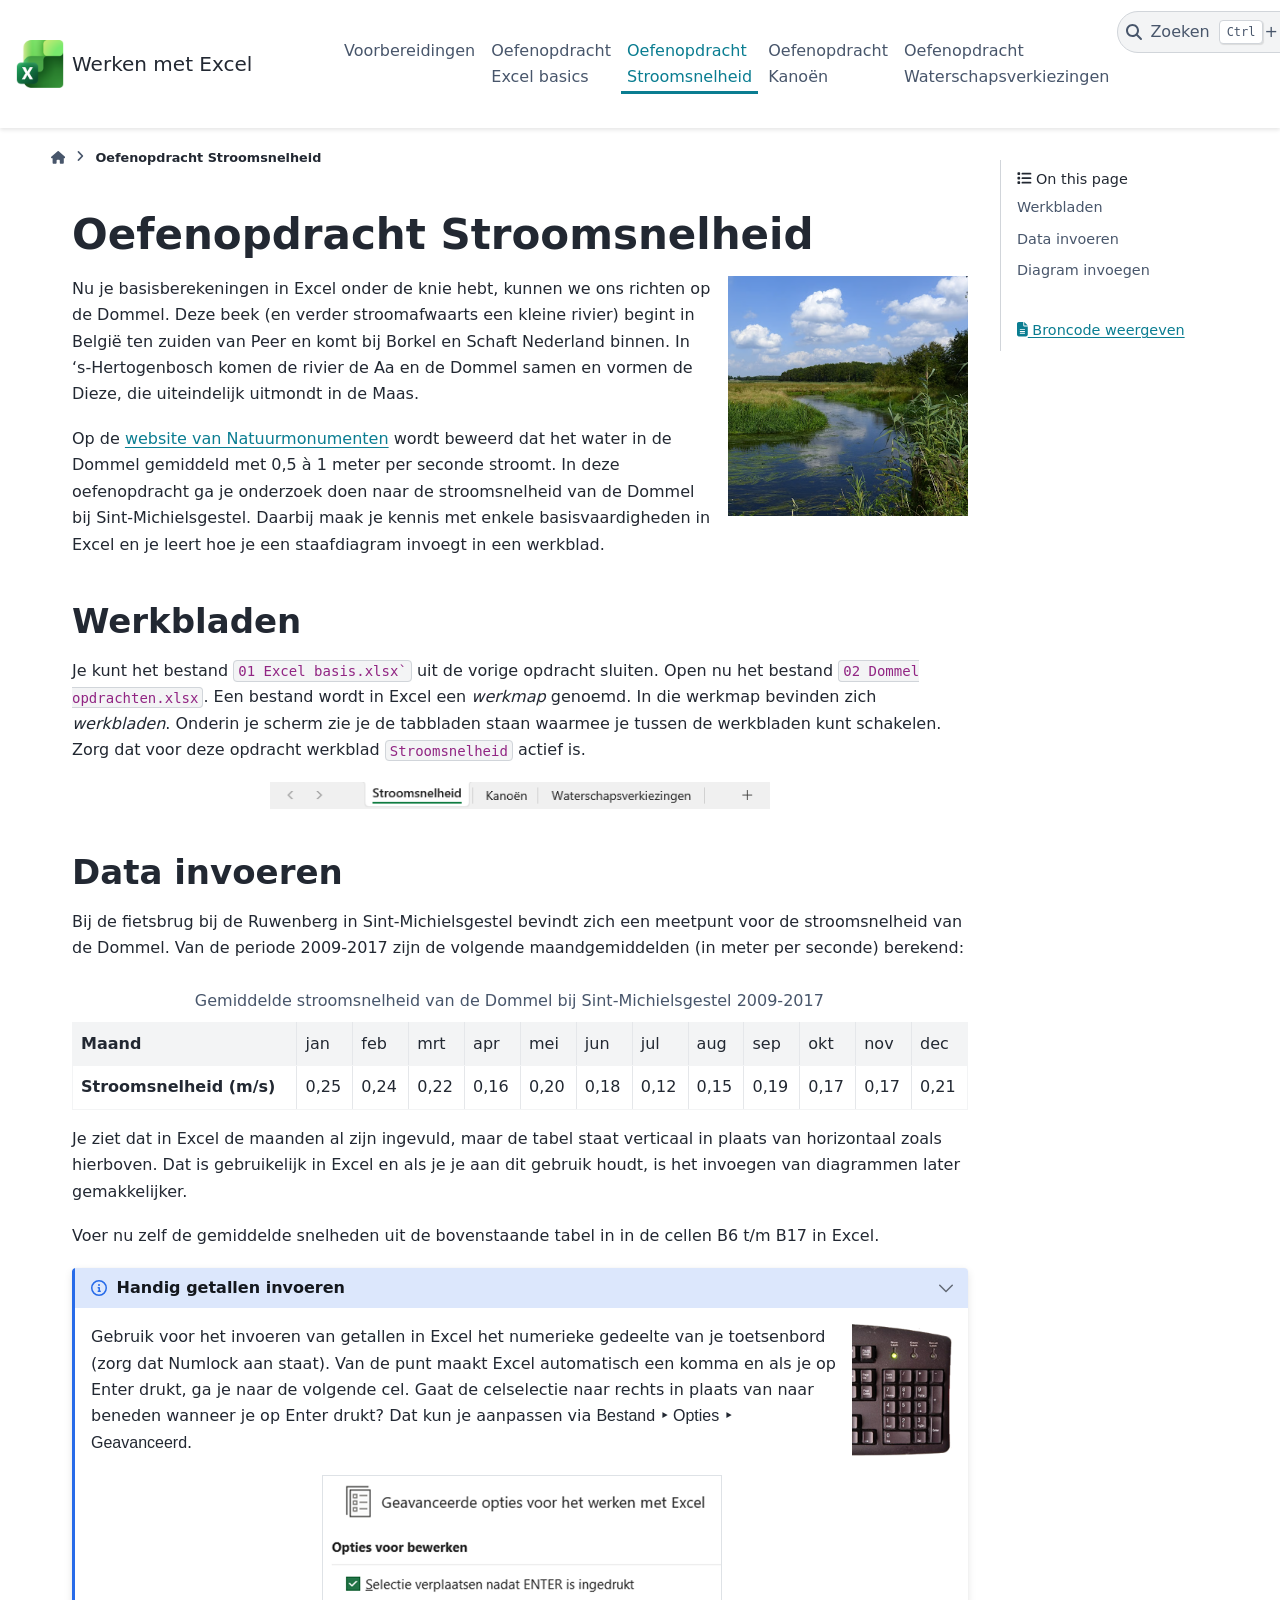
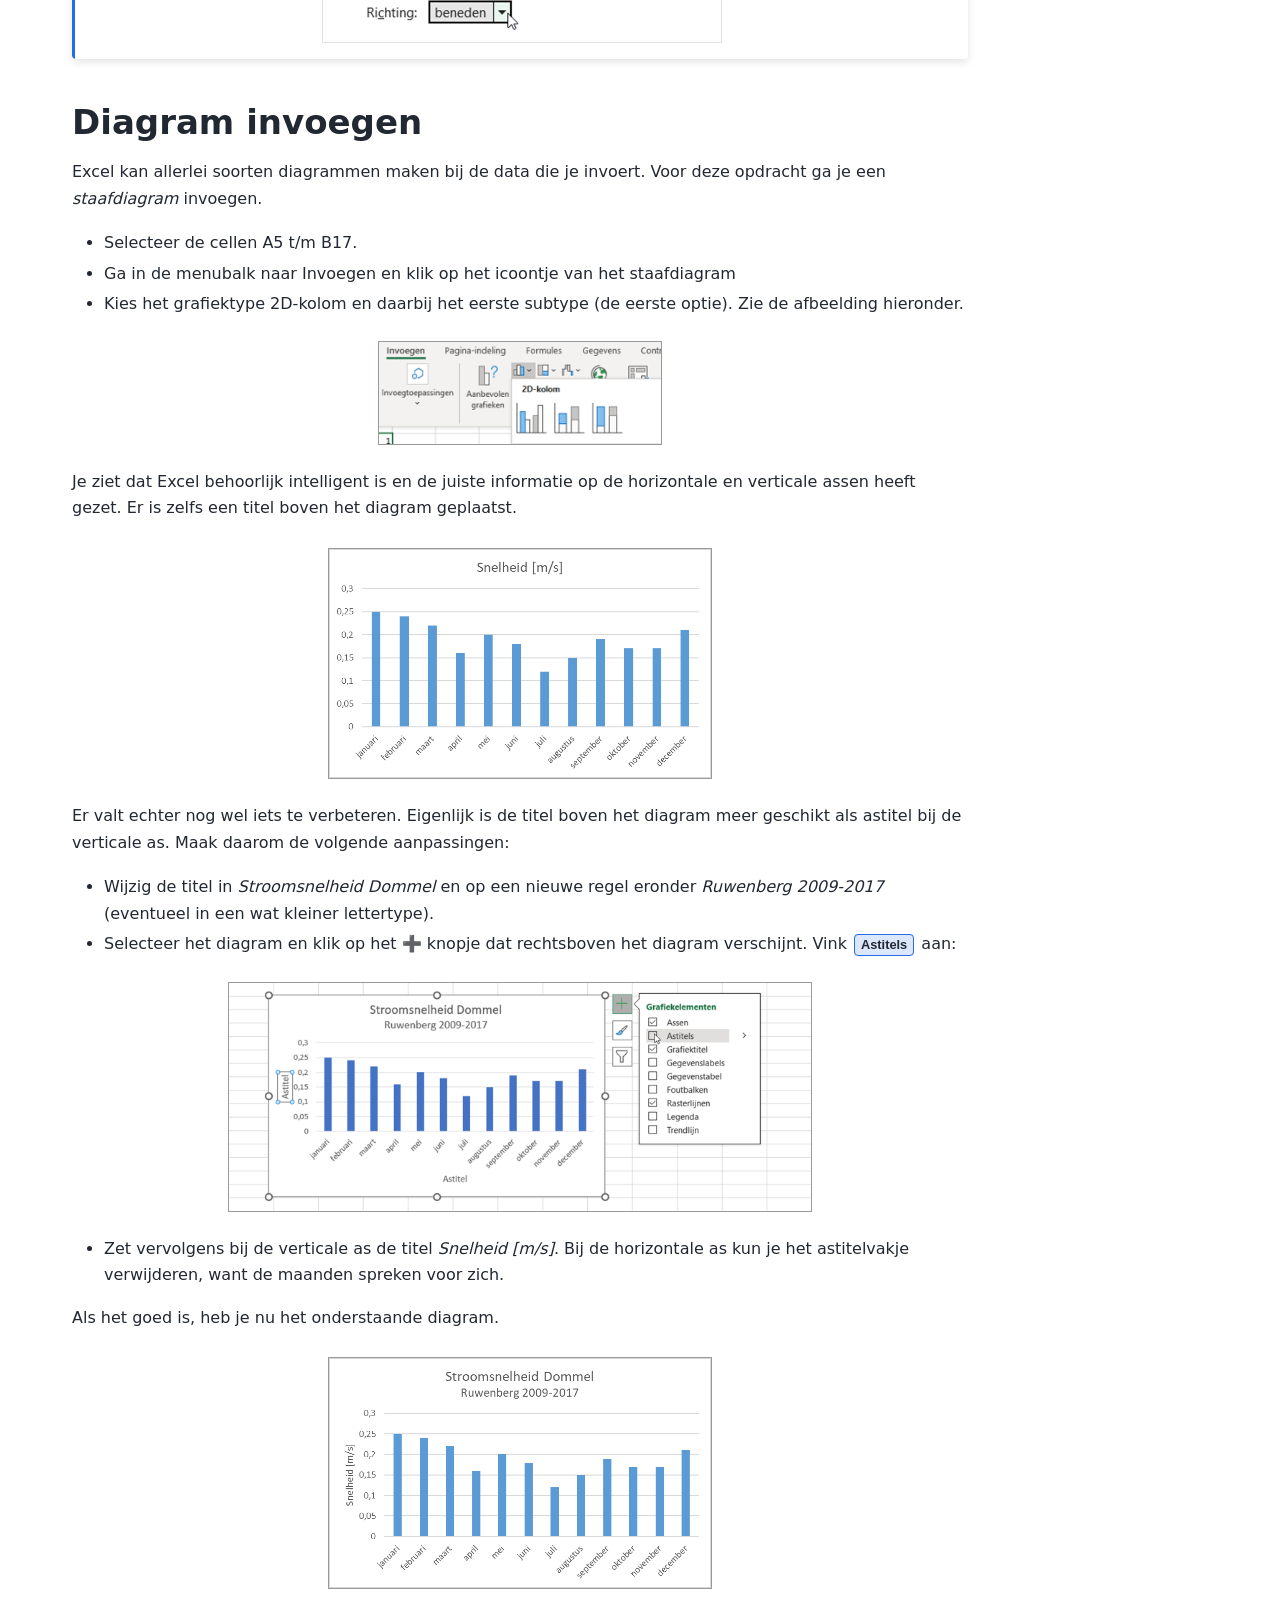
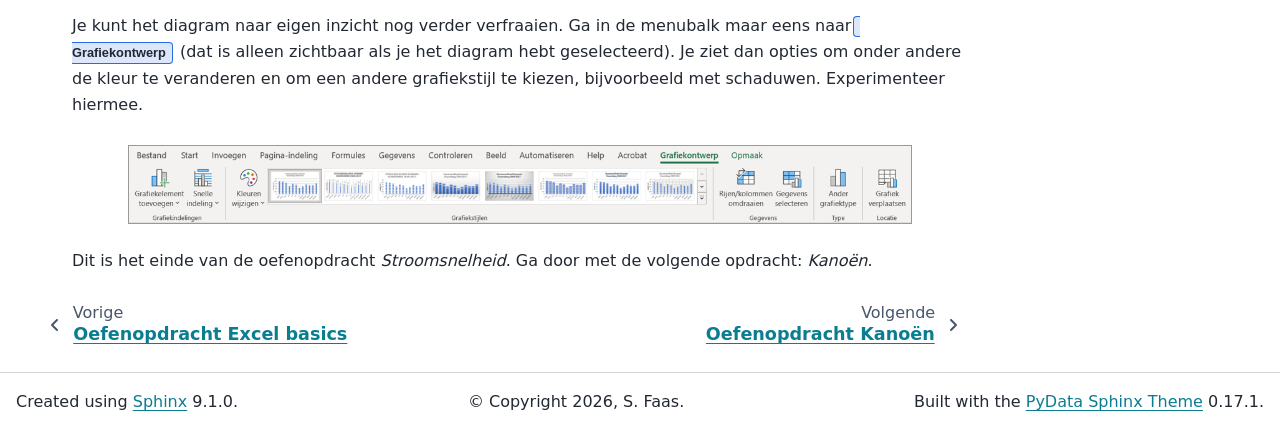
<file: 03_stroomsnelheid/stroomsnelheid.html>
<!DOCTYPE html>


<html lang="nl" data-content_root="../" >

  <head>
    <meta charset="utf-8" />
    <meta name="viewport" content="width=device-width, initial-scale=1.0" /><meta name="viewport" content="width=device-width, initial-scale=1" />

    <title>Oefenopdracht Stroomsnelheid &#8212; Werken met Excel 0.1 documentatie</title>
  
  
  
  <script data-cfasync="false">
    document.documentElement.dataset.mode = localStorage.getItem("mode") || "";
    document.documentElement.dataset.theme = localStorage.getItem("theme") || "";
  </script>
  <!--
    this give us a css class that will be invisible only if js is disabled
  -->
  <noscript>
    <style>
      .pst-js-only { display: none !important; }

    </style>
  </noscript>
  
  <!-- Loaded before other Sphinx assets -->
  <link href="../_static/styles/theme.css?digest=55c26ed414f5f8a31ebb" rel="stylesheet" />
<link href="../_static/styles/pydata-sphinx-theme.css?digest=55c26ed414f5f8a31ebb" rel="stylesheet" />

    <link rel="stylesheet" type="text/css" href="../_static/pygments.css?v=a746c00c" />
    <link rel="stylesheet" type="text/css" href="../_static/sphinx-design.min.css?v=95c83b7e" />
    <link rel="stylesheet" type="text/css" href="../_static/custom.css?v=103464f3" />
  
  <!-- So that users can add custom icons -->
  <script defer src="../_static/scripts/fontawesome.js?digest=55c26ed414f5f8a31ebb"></script>
  <!-- Pre-loaded scripts that we'll load fully later -->
  <link rel="preload" as="script" href="../_static/scripts/bootstrap.js?digest=55c26ed414f5f8a31ebb" />
<link rel="preload" as="script" href="../_static/scripts/pydata-sphinx-theme.js?digest=55c26ed414f5f8a31ebb" />

    <script src="../_static/documentation_options.js?v=a57088fb"></script>
    <script src="../_static/doctools.js?v=fd6eb6e6"></script>
    <script src="../_static/sphinx_highlight.js?v=6ffebe34"></script>
    <script src="../_static/translations.js?v=e4d38c6a"></script>
    <script src="../_static/design-tabs.js?v=f930bc37"></script>
    <script>DOCUMENTATION_OPTIONS.pagename = '03_stroomsnelheid/stroomsnelheid';</script>
    <script>DOCUMENTATION_OPTIONS.search_as_you_type = false;</script>
    <link rel="icon" href="../_static/favicon.png"/>
    <link rel="index" title="Index" href="../genindex.html" />
    <link rel="search" title="Zoeken" href="../search.html" />
    <link rel="next" title="Oefenopdracht Kanoën" href="../04_kanoen/kanoen.html" />
    <link rel="prev" title="Oefenopdracht Excel basics" href="../02_basics/basics.html" />
  <meta name="viewport" content="width=device-width, initial-scale=1"/>
  <meta name="docsearch:language" content="nl"/>
  <meta name="docsearch:version" content="" />
  
    
    <script src="../_static/searchtools.js"></script>
    <script src="../_static/language_data.js"></script>
    <script src="../searchindex.js"></script>
  
  </head>
  <body data-default-mode="">
  
  
  <div id="pst-skip-link" class="skip-link d-print-none"><a href="#main-content">Skip to main content</a></div>

  
  <div id="pst-scroll-pixel-helper"></div>
  
  <button type="button" class="btn rounded-pill" id="pst-back-to-top">
    <i class="fa-solid fa-arrow-up"></i>Back to top</button>
  
  
  
  
  <dialog id="pst-search-dialog">
    
<form class="bd-search d-flex align-items-center"
      action="../search.html"
      method="get">
  <i class="fa-solid fa-magnifying-glass"></i>
  <input type="search"
         class="form-control"
         name="q"
         placeholder="Search the docs ..."
         aria-label="Search the docs ..."
         autocomplete="off"
         autocorrect="off"
         autocapitalize="off"
         spellcheck="false"/>
  <span class="search-button__kbd-shortcut"><kbd class="kbd-shortcut__modifier">Ctrl</kbd>+<kbd>K</kbd></span>
</form>
  </dialog>

  <div class="pst-async-banner-revealer d-none">
  <aside id="bd-header-version-warning" class="d-none d-print-none" aria-label="Version warning"></aside>
</div>

  
    <header id="pst-header" class="bd-header navbar navbar-expand-lg bd-navbar d-print-none">
<div class="bd-header__inner bd-page-width">
  <button class="pst-navbar-icon sidebar-toggle primary-toggle" aria-label="Site navigation">
    <span class="fa-solid fa-bars"></span>
  </button>
  
  
  <div class="col-lg-3 navbar-header-items__start">
    
      <div class="navbar-item">

  
    
  

<a class="navbar-brand logo" href="../index.html">
  
  
  
  
  
    
    
      
    
    
    <img src="../_static/excel_128.png" class="logo__image only-light" alt="Werken met Excel"/>
    <img src="../_static/excel_128.png" class="logo__image only-dark pst-js-only" alt="Werken met Excel"/>
  
  
    <p class="title logo__title">Werken met Excel</p>
  
</a></div>
    
  </div>
  
  <div class="col-lg-9 navbar-header-items">
    
    <div class="me-auto navbar-header-items__center">
      
        <div class="navbar-item">
<nav>
  <ul class="bd-navbar-elements navbar-nav">
    
<li class="nav-item ">
  <a class="nav-link nav-internal" href="../01_introduction/introduction.html">
    Voorbereidingen
  </a>
</li>


<li class="nav-item ">
  <a class="nav-link nav-internal" href="../02_basics/basics.html">
    Oefenopdracht Excel basics
  </a>
</li>


<li class="nav-item current active">
  <a class="nav-link nav-internal" href="#">
    Oefenopdracht Stroomsnelheid
  </a>
</li>


<li class="nav-item ">
  <a class="nav-link nav-internal" href="../04_kanoen/kanoen.html">
    Oefenopdracht Kanoën
  </a>
</li>


<li class="nav-item ">
  <a class="nav-link nav-internal" href="../05_waterschapsverkiezingen/waterschapsverkiezingen.html">
    Oefenopdracht Waterschapsverkiezingen
  </a>
</li>

  </ul>
</nav></div>
      
    </div>
    
    
    <div class="navbar-header-items__end">
      
        <div class="navbar-item navbar-persistent--container">
          

<button class="btn search-button-field search-button__button pst-js-only" title="Zoeken" aria-label="Zoeken" data-bs-placement="bottom" data-bs-toggle="tooltip">
 <i class="fa-solid fa-magnifying-glass"></i>
 <span class="search-button__default-text">Zoeken</span>
 <span class="search-button__kbd-shortcut"><kbd class="kbd-shortcut__modifier">Ctrl</kbd>+<kbd class="kbd-shortcut__modifier">K</kbd></span>
</button>
        </div>
      
      
        <div class="navbar-item">

<button class="btn btn-sm nav-link pst-navbar-icon theme-switch-button pst-js-only" aria-label="Color mode" data-bs-title="Color mode"  data-bs-placement="bottom" data-bs-toggle="tooltip">
  <i class="theme-switch fa-solid fa-sun                fa-lg" data-mode="light" title="Light"></i>
  <i class="theme-switch fa-solid fa-moon               fa-lg" data-mode="dark"  title="Dark"></i>
  <i class="theme-switch fa-solid fa-circle-half-stroke fa-lg" data-mode="auto"  title="System Settings"></i>
</button></div>
      
    </div>
    
  </div>
  
  
    <div class="navbar-persistent--mobile">

<button class="btn search-button-field search-button__button pst-js-only" title="Zoeken" aria-label="Zoeken" data-bs-placement="bottom" data-bs-toggle="tooltip">
 <i class="fa-solid fa-magnifying-glass"></i>
 <span class="search-button__default-text">Zoeken</span>
 <span class="search-button__kbd-shortcut"><kbd class="kbd-shortcut__modifier">Ctrl</kbd>+<kbd class="kbd-shortcut__modifier">K</kbd></span>
</button>
    </div>
  

  
    <button class="pst-navbar-icon sidebar-toggle secondary-toggle" aria-label="On this page">
      <span class="fa-solid fa-outdent"></span>
    </button>
  
</div>

    </header>
  

  <div class="bd-container">
    <div class="bd-container__inner bd-page-width">
      
      
      
      <dialog id="pst-primary-sidebar-modal"></dialog>
      <div id="pst-primary-sidebar" class="bd-sidebar-primary bd-sidebar hide-on-wide">
        

  
  <div class="sidebar-header-items sidebar-primary__section">
    
    
      <div class="sidebar-header-items__center">
        
          
          
            <div class="navbar-item">
<nav>
  <ul class="bd-navbar-elements navbar-nav">
    
<li class="nav-item ">
  <a class="nav-link nav-internal" href="../01_introduction/introduction.html">
    Voorbereidingen
  </a>
</li>


<li class="nav-item ">
  <a class="nav-link nav-internal" href="../02_basics/basics.html">
    Oefenopdracht Excel basics
  </a>
</li>


<li class="nav-item current active">
  <a class="nav-link nav-internal" href="#">
    Oefenopdracht Stroomsnelheid
  </a>
</li>


<li class="nav-item ">
  <a class="nav-link nav-internal" href="../04_kanoen/kanoen.html">
    Oefenopdracht Kanoën
  </a>
</li>


<li class="nav-item ">
  <a class="nav-link nav-internal" href="../05_waterschapsverkiezingen/waterschapsverkiezingen.html">
    Oefenopdracht Waterschapsverkiezingen
  </a>
</li>

  </ul>
</nav></div>
          
        
      </div>
    
    
    
      <div class="sidebar-header-items__end">
        
          <div class="navbar-item">

<button class="btn btn-sm nav-link pst-navbar-icon theme-switch-button pst-js-only" aria-label="Color mode" data-bs-title="Color mode"  data-bs-placement="bottom" data-bs-toggle="tooltip">
  <i class="theme-switch fa-solid fa-sun                fa-lg" data-mode="light" title="Light"></i>
  <i class="theme-switch fa-solid fa-moon               fa-lg" data-mode="dark"  title="Dark"></i>
  <i class="theme-switch fa-solid fa-circle-half-stroke fa-lg" data-mode="auto"  title="System Settings"></i>
</button></div>
        
      </div>
    
  </div>
  
  
  <div class="sidebar-primary-items__end sidebar-primary__section">
      <div class="sidebar-primary-item">
<div id="ethical-ad-placement"
      class="flat"
      data-ea-publisher="readthedocs"
      data-ea-type="readthedocs-sidebar"
      data-ea-manual="true">
</div></div>
  </div>


      </div>
      
      <main id="main-content" class="bd-main" role="main">
        
        
          <div class="bd-content">
            <div class="bd-article-container">
              
              <div class="bd-header-article d-print-none">
<div class="header-article-items header-article__inner">
  
    <div class="header-article-items__start">
      
        <div class="header-article-item">

<nav aria-label="Breadcrumb" class="d-print-none">
  <ul class="bd-breadcrumbs">
    
    <li class="breadcrumb-item breadcrumb-home">
      <a href="../index.html" class="nav-link" aria-label="Home">
        <i class="fa-solid fa-home"></i>
      </a>
    </li>
    <li class="breadcrumb-item active" aria-current="page"><span class="ellipsis">Oefenopdracht Stroomsnelheid</span></li>
  </ul>
</nav>
</div>
      
    </div>
  
  
</div>
</div>
              
              
              
                
<div id="searchbox"></div>
                <article class="bd-article">
                  
  <section id="oefenopdracht-stroomsnelheid">
<h1>Oefenopdracht Stroomsnelheid<a class="headerlink" href="#oefenopdracht-stroomsnelheid" title="Link to this heading">#</a></h1>
<img alt="Dommel" class="align-right" src="../_images/dommel.png" style="width: 240px;" />
<p>Nu je basisberekeningen in Excel onder de knie hebt, kunnen we ons richten op de Dommel. Deze beek (en verder stroomafwaarts een kleine rivier) begint in België ten zuiden van Peer en komt bij Borkel en Schaft Nederland binnen. In ‘s-Hertogenbosch komen de rivier de Aa en de Dommel samen en vormen de Dieze, die uiteindelijk uitmondt in de Maas.</p>
<p>Op de <a class="reference external" href="https://www.natuurmonumenten.nl/natuurgebieden/dommeldal/bezienswaardigheden/over-de-dommel" rel="noreferrer" target="_blank">website van Natuurmonumenten</a>  wordt beweerd dat het water in de  Dommel gemiddeld met 0,5 à 1 meter per seconde stroomt. In deze oefenopdracht ga je onderzoek doen naar de stroomsnelheid van de Dommel bij Sint-Michielsgestel. Daarbij maak je kennis met enkele basisvaardigheden in Excel en je leert hoe je een staafdiagram invoegt in een werkblad.</p>
<section id="werkbladen">
<h2>Werkbladen<a class="headerlink" href="#werkbladen" title="Link to this heading">#</a></h2>
<p>Je kunt het bestand <code class="file docutils literal notranslate"><span class="pre">01</span> <span class="pre">Excel</span> <span class="pre">basis.xlsx`</span></code> uit de vorige opdracht sluiten. Open nu het bestand <code class="file docutils literal notranslate"><span class="pre">02</span> <span class="pre">Dommel</span> <span class="pre">opdrachten.xlsx</span></code>. Een bestand wordt in Excel een <em>werkmap</em> genoemd. In die werkmap bevinden zich <em>werkbladen</em>. Onderin je scherm zie je de tabbladen staan waarmee je tussen de werkbladen kunt schakelen. Zorg dat voor deze opdracht werkblad <code class="docutils literal notranslate"><span class="pre">Stroomsnelheid</span></code> actief is.</p>
<img alt="Werkbladen" class="align-center" src="../_images/werkblad_stroomsnelheid.png" style="width: 500px;" />
</section>
<section id="data-invoeren">
<h2>Data invoeren<a class="headerlink" href="#data-invoeren" title="Link to this heading">#</a></h2>
<p>Bij de fietsbrug bij de Ruwenberg in Sint-Michielsgestel bevindt zich een meetpunt voor de stroomsnelheid van de Dommel. Van de periode 2009-2017 zijn de volgende maandgemiddelden (in meter per seconde) berekend:</p>
<div class="pst-scrollable-table-container"><table class="table" id="id1">
<caption><span class="caption-text">Gemiddelde stroomsnelheid van de Dommel bij Sint-Michielsgestel 2009-2017</span><a class="headerlink" href="#id1" title="Link to this table">#</a></caption>
<tbody>
<tr class="row-odd"><th class="stub"><p>Maand</p></th>
<td><p>jan</p></td>
<td><p>feb</p></td>
<td><p>mrt</p></td>
<td><p>apr</p></td>
<td><p>mei</p></td>
<td><p>jun</p></td>
<td><p>jul</p></td>
<td><p>aug</p></td>
<td><p>sep</p></td>
<td><p>okt</p></td>
<td><p>nov</p></td>
<td><p>dec</p></td>
</tr>
<tr class="row-even"><th class="stub"><p>Stroomsnelheid (m/s)</p></th>
<td><p>0,25</p></td>
<td><p>0,24</p></td>
<td><p>0,22</p></td>
<td><p>0,16</p></td>
<td><p>0,20</p></td>
<td><p>0,18</p></td>
<td><p>0,12</p></td>
<td><p>0,15</p></td>
<td><p>0,19</p></td>
<td><p>0,17</p></td>
<td><p>0,17</p></td>
<td><p>0,21</p></td>
</tr>
</tbody>
</table>
</div>
<p>Je ziet dat in Excel de maanden al zijn ingevuld, maar de tabel staat verticaal in plaats van horizontaal zoals hierboven. Dat is gebruikelijk in Excel en als je je aan dit gebruik houdt, is het invoegen van diagrammen later gemakkelijker.</p>
<p>Voer nu zelf de gemiddelde snelheden uit de bovenstaande tabel in in de cellen B6 t/m B17 in Excel.</p>
<details class="sd-sphinx-override sd-dropdown sd-card sd-mb-3" open="open">
<summary class="sd-summary-title sd-card-header sd-bg-info sd-bg-text-info">
<span class="sd-summary-icon"><svg version="1.1" width="1.0em" height="1.0em" class="sd-octicon sd-octicon-info" viewBox="0 0 16 16" aria-hidden="true"><path d="M0 8a8 8 0 1 1 16 0A8 8 0 0 1 0 8Zm8-6.5a6.5 6.5 0 1 0 0 13 6.5 6.5 0 0 0 0-13ZM6.5 7.75A.75.75 0 0 1 7.25 7h1a.75.75 0 0 1 .75.75v2.75h.25a.75.75 0 0 1 0 1.5h-2a.75.75 0 0 1 0-1.5h.25v-2h-.25a.75.75 0 0 1-.75-.75ZM8 6a1 1 0 1 1 0-2 1 1 0 0 1 0 2Z"></path></svg></span><span class="sd-summary-text">Handig getallen invoeren</span><span class="sd-summary-state-marker sd-summary-chevron-right"><svg version="1.1" width="1.5em" height="1.5em" class="sd-octicon sd-octicon-chevron-right" viewBox="0 0 24 24" aria-hidden="true"><path d="M8.72 18.78a.75.75 0 0 1 0-1.06L14.44 12 8.72 6.28a.751.751 0 0 1 .018-1.042.751.751 0 0 1 1.042-.018l6.25 6.25a.75.75 0 0 1 0 1.06l-6.25 6.25a.75.75 0 0 1-1.06 0Z"></path></svg></span></summary><div class="sd-summary-content sd-card-body docutils">
<img alt="../_images/keyboard_numerical1.png" class="align-right" src="../_images/keyboard_numerical1.png" style="width: 100px;" />
<p class="sd-card-text">Gebruik voor het invoeren van getallen in Excel het numerieke gedeelte van je toetsenbord (zorg dat Numlock aan staat). Van de punt maakt Excel automatisch een komma en als je op Enter drukt, ga je naar de volgende cel. Gaat de celselectie naar rechts in plaats van naar beneden wanneer je op Enter drukt? Dat kun je aanpassen via <span class="menuselection">Bestand ‣ Opties ‣ Geavanceerd</span>.</p>
<img alt="../_images/opties_selectie_verplaatsen.png" class="align-center border" src="../_images/opties_selectie_verplaatsen.png" style="width: 400px;" />
</div>
</details></section>
<section id="diagram-invoegen">
<h2>Diagram invoegen<a class="headerlink" href="#diagram-invoegen" title="Link to this heading">#</a></h2>
<p>Excel kan allerlei soorten diagrammen maken bij de data die je invoert. Voor deze opdracht ga je een <em>staafdiagram</em> invoegen.</p>
<ul class="simple">
<li><p>Selecteer de cellen A5 t/m B17.</p></li>
<li><p>Ga in de menubalk naar Invoegen en klik op het icoontje van het staafdiagram</p></li>
<li><p>Kies het grafiektype 2D-kolom en daarbij het eerste subtype (de eerste optie). Zie de afbeelding hieronder.</p></li>
</ul>
<figure class="align-center" style="width: 300px">
<img alt="../_images/staafdiagram_invoegen.png" class="image-border" src="../_images/staafdiagram_invoegen.png" />
</figure>
<p>Je ziet dat Excel behoorlijk intelligent is en de juiste informatie op de horizontale en verticale assen heeft gezet. Er is zelfs een titel boven het diagram geplaatst.</p>
<figure class="align-center" style="width: 400px">
<img alt="../_images/staafdiagram_01.png" class="image-border" src="../_images/staafdiagram_01.png" />
</figure>
<p>Er valt echter nog wel iets te verbeteren. Eigenlijk is de titel boven het diagram meer geschikt als astitel bij de verticale as. Maak daarom de volgende aanpassingen:</p>
<ul class="simple">
<li><p>Wijzig de titel in <em>Stroomsnelheid Dommel</em> en op een nieuwe regel eronder <em>Ruwenberg 2009-2017</em> (eventueel in een wat kleiner lettertype).</p></li>
<li><p>Selecteer het diagram en klik op het ➕ knopje dat rechtsboven het diagram verschijnt. Vink <span class="guilabel">Astitels</span> aan:</p></li>
</ul>
<figure class="align-center" style="width: 600px">
<img alt="../_images/staafdiagram_astitels.png" class="image-border" src="../_images/staafdiagram_astitels.png" />
</figure>
<ul class="simple">
<li><p>Zet vervolgens bij de verticale as de titel <em>Snelheid [m/s]</em>. Bij de horizontale as kun je het astitelvakje verwijderen, want de maanden spreken voor zich.</p></li>
</ul>
<p>Als het goed is, heb je nu het onderstaande diagram.</p>
<figure class="align-center" style="width: 400px">
<img alt="../_images/staafdiagram_02.png" class="image-border" src="../_images/staafdiagram_02.png" />
</figure>
<p>Je kunt het diagram naar eigen inzicht nog verder verfraaien. Ga in de menubalk maar eens naar <span class="guilabel">Grafiekontwerp</span> (dat is alleen zichtbaar als je het diagram hebt geselecteerd). Je ziet dan opties om onder andere de kleur te veranderen en om een andere grafiekstijl te kiezen, bijvoorbeeld met schaduwen. Experimenteer hiermee.</p>
<figure class="align-center" style="width: 800px">
<img alt="../_images/grafiekontwerp.png" class="image-border" src="../_images/grafiekontwerp.png" />
</figure>
<p>Dit is het einde van de oefenopdracht <em>Stroomsnelheid</em>. Ga door met de volgende opdracht: <em>Kanoën</em>.</p>
</section>
</section>


                </article>
              
              
              
              
              
                <footer class="prev-next-footer d-print-none">
                  
<div class="prev-next-area">
    <a class="left-prev"
       href="../02_basics/basics.html"
       title="previous page">
      <i class="fa-solid fa-angle-left"></i>
      <div class="prev-next-info">
        <p class="prev-next-subtitle">vorige</p>
        <p class="prev-next-title">Oefenopdracht Excel basics</p>
      </div>
    </a>
    <a class="right-next"
       href="../04_kanoen/kanoen.html"
       title="next page">
      <div class="prev-next-info">
        <p class="prev-next-subtitle">volgende</p>
        <p class="prev-next-title">Oefenopdracht Kanoën</p>
      </div>
      <i class="fa-solid fa-angle-right"></i>
    </a>
</div>
                </footer>
              
            </div>
            
            
              
                <dialog id="pst-secondary-sidebar-modal"></dialog>
                <div id="pst-secondary-sidebar" class="bd-sidebar-secondary bd-toc"><div class="sidebar-secondary-items sidebar-secondary__inner">


  <div class="sidebar-secondary-item">
<div
    id="pst-page-navigation-heading-2"
    class="page-toc tocsection onthispage">
    <i class="fa-solid fa-list"></i> On this page
  </div>
  <nav id="pst-page-toc-nav" class="page-toc" aria-labelledby="pst-page-navigation-heading-2">
    <ul class="pst-show_toc_level nav section-nav flex-column">
<li class="toc-h2 nav-item toc-entry"><a class="reference internal nav-link" href="#werkbladen">Werkbladen</a></li>
<li class="toc-h2 nav-item toc-entry"><a class="reference internal nav-link" href="#data-invoeren">Data invoeren</a></li>
<li class="toc-h2 nav-item toc-entry"><a class="reference internal nav-link" href="#diagram-invoegen">Diagram invoegen</a></li>
</ul>
  </nav></div>

  <div class="sidebar-secondary-item">

  <div class="tocsection sourcelink">
    <a href="../_sources/03_stroomsnelheid/stroomsnelheid.rst.txt">
      <i class="fa-solid fa-file-lines"></i> Broncode weergeven
    </a>
  </div>
</div>

</div></div>
              
            
          </div>
          <footer class="bd-footer-content">
            
          </footer>
        
      </main>
    </div>
  </div>
  
  <!-- Scripts loaded after <body> so the DOM is not blocked -->
  <script defer src="../_static/scripts/bootstrap.js?digest=55c26ed414f5f8a31ebb"></script>
<script defer src="../_static/scripts/pydata-sphinx-theme.js?digest=55c26ed414f5f8a31ebb"></script>

  <footer class="bd-footer">
<div class="bd-footer__inner bd-page-width">
  
    <div class="footer-items__start">
      
        <div class="footer-item">

  <p class="sphinx-version">
    Created using <a href="https://www.sphinx-doc.org/">Sphinx</a> 9.1.0.
    <br/>
  </p>
</div>
      
    </div>
  
  
    <div class="footer-items__center">
      
        <div class="footer-item">

  <p class="copyright">
    
      © Copyright 2026, S. Faas.
      <br/>
    
  </p>
</div>
      
    </div>
  
  
    <div class="footer-items__end">
      
        <div class="footer-item">
<p class="theme-version">
  <!-- # L10n: Setting the PST URL as an argument as this does not need to be localized -->
  Built with the <a href="https://pydata-sphinx-theme.readthedocs.io/en/stable/index.html">PyData Sphinx Theme</a> 0.17.1.
</p></div>
      
    </div>
  
</div>

  </footer>
  </body>
</html>
</file>
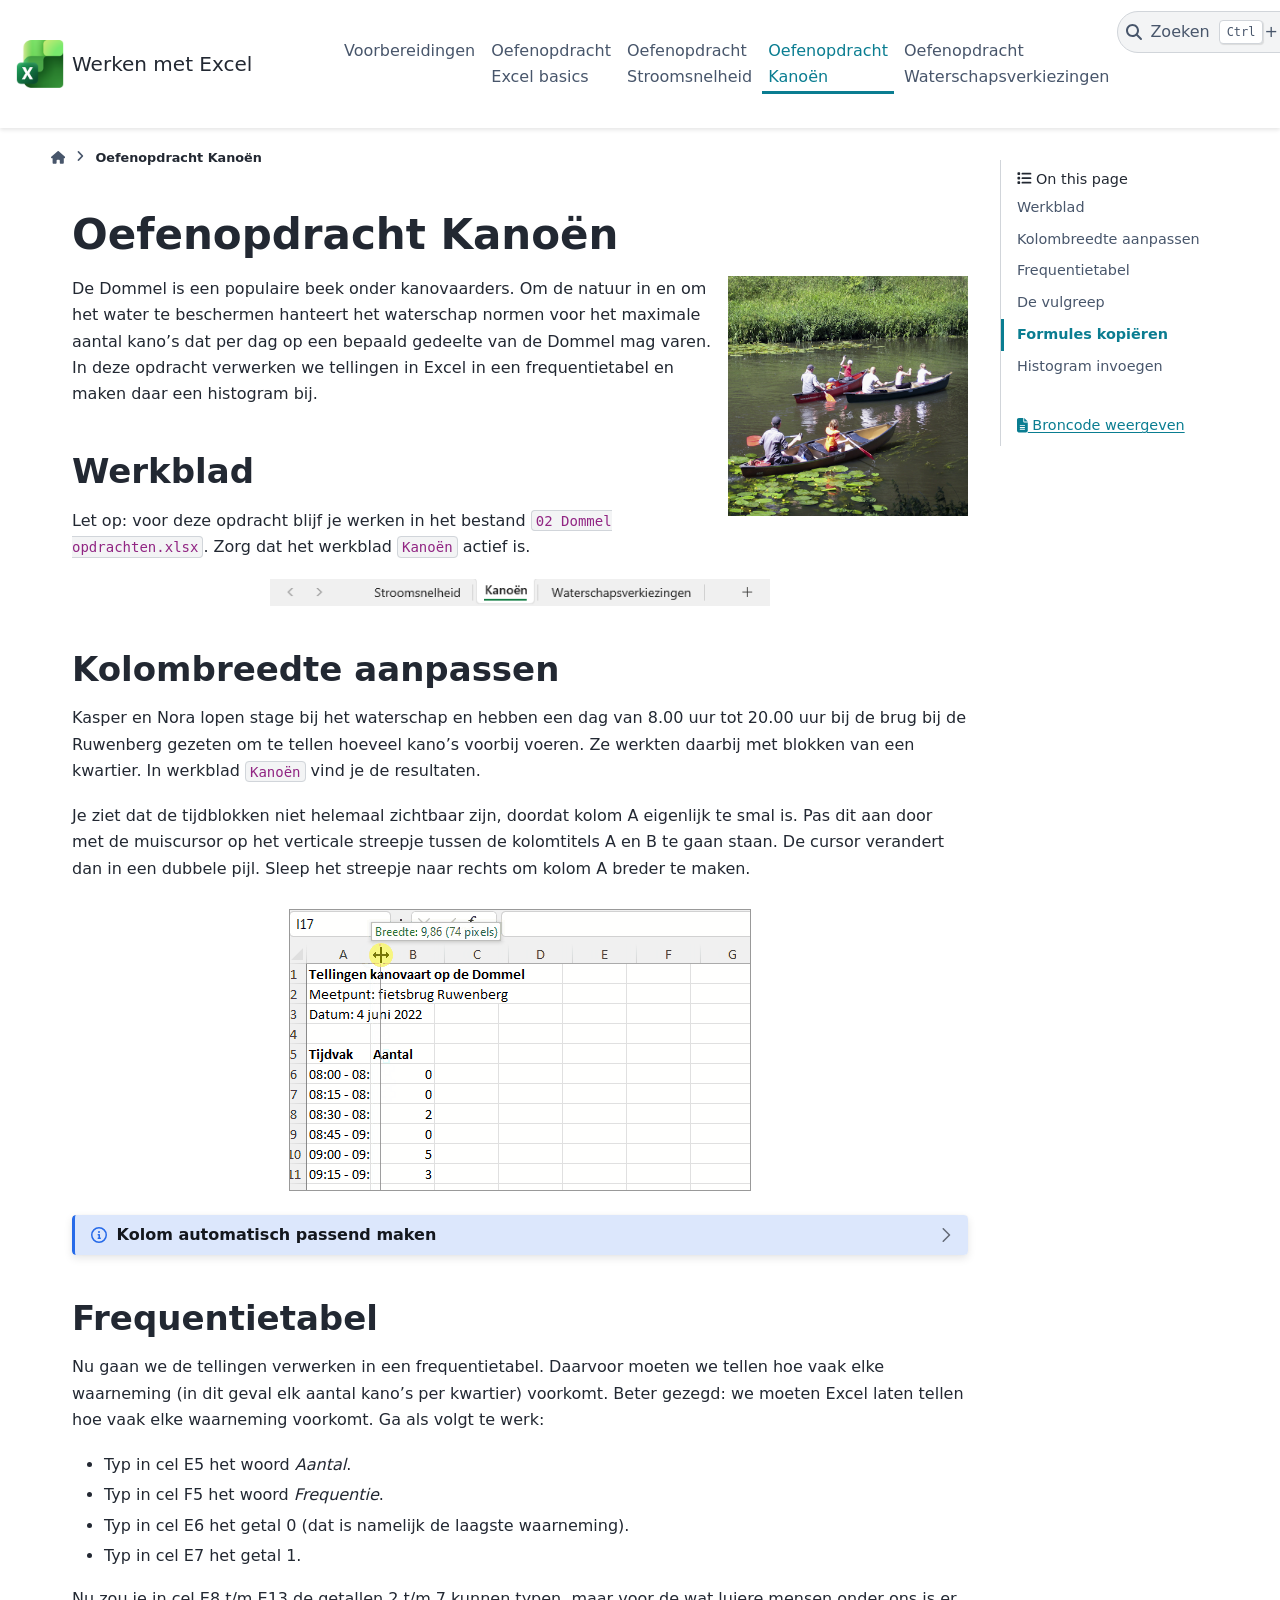
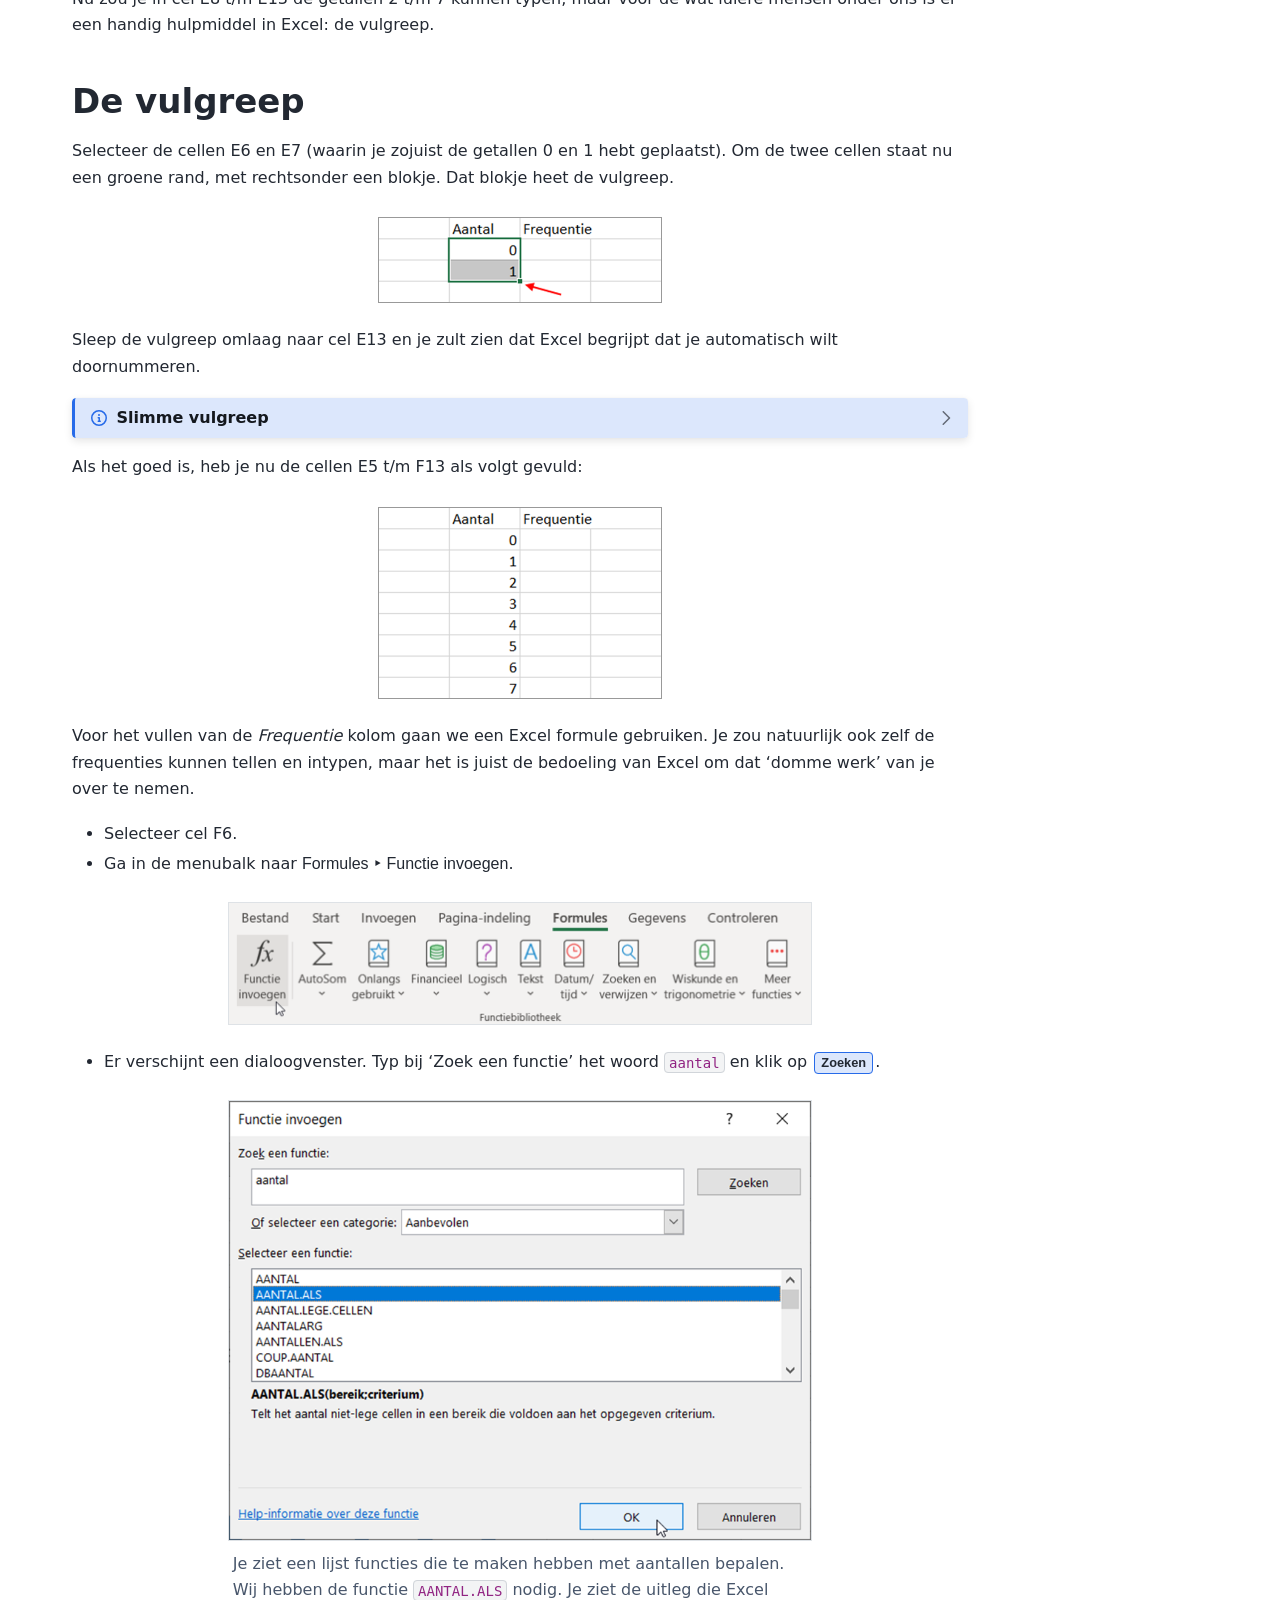
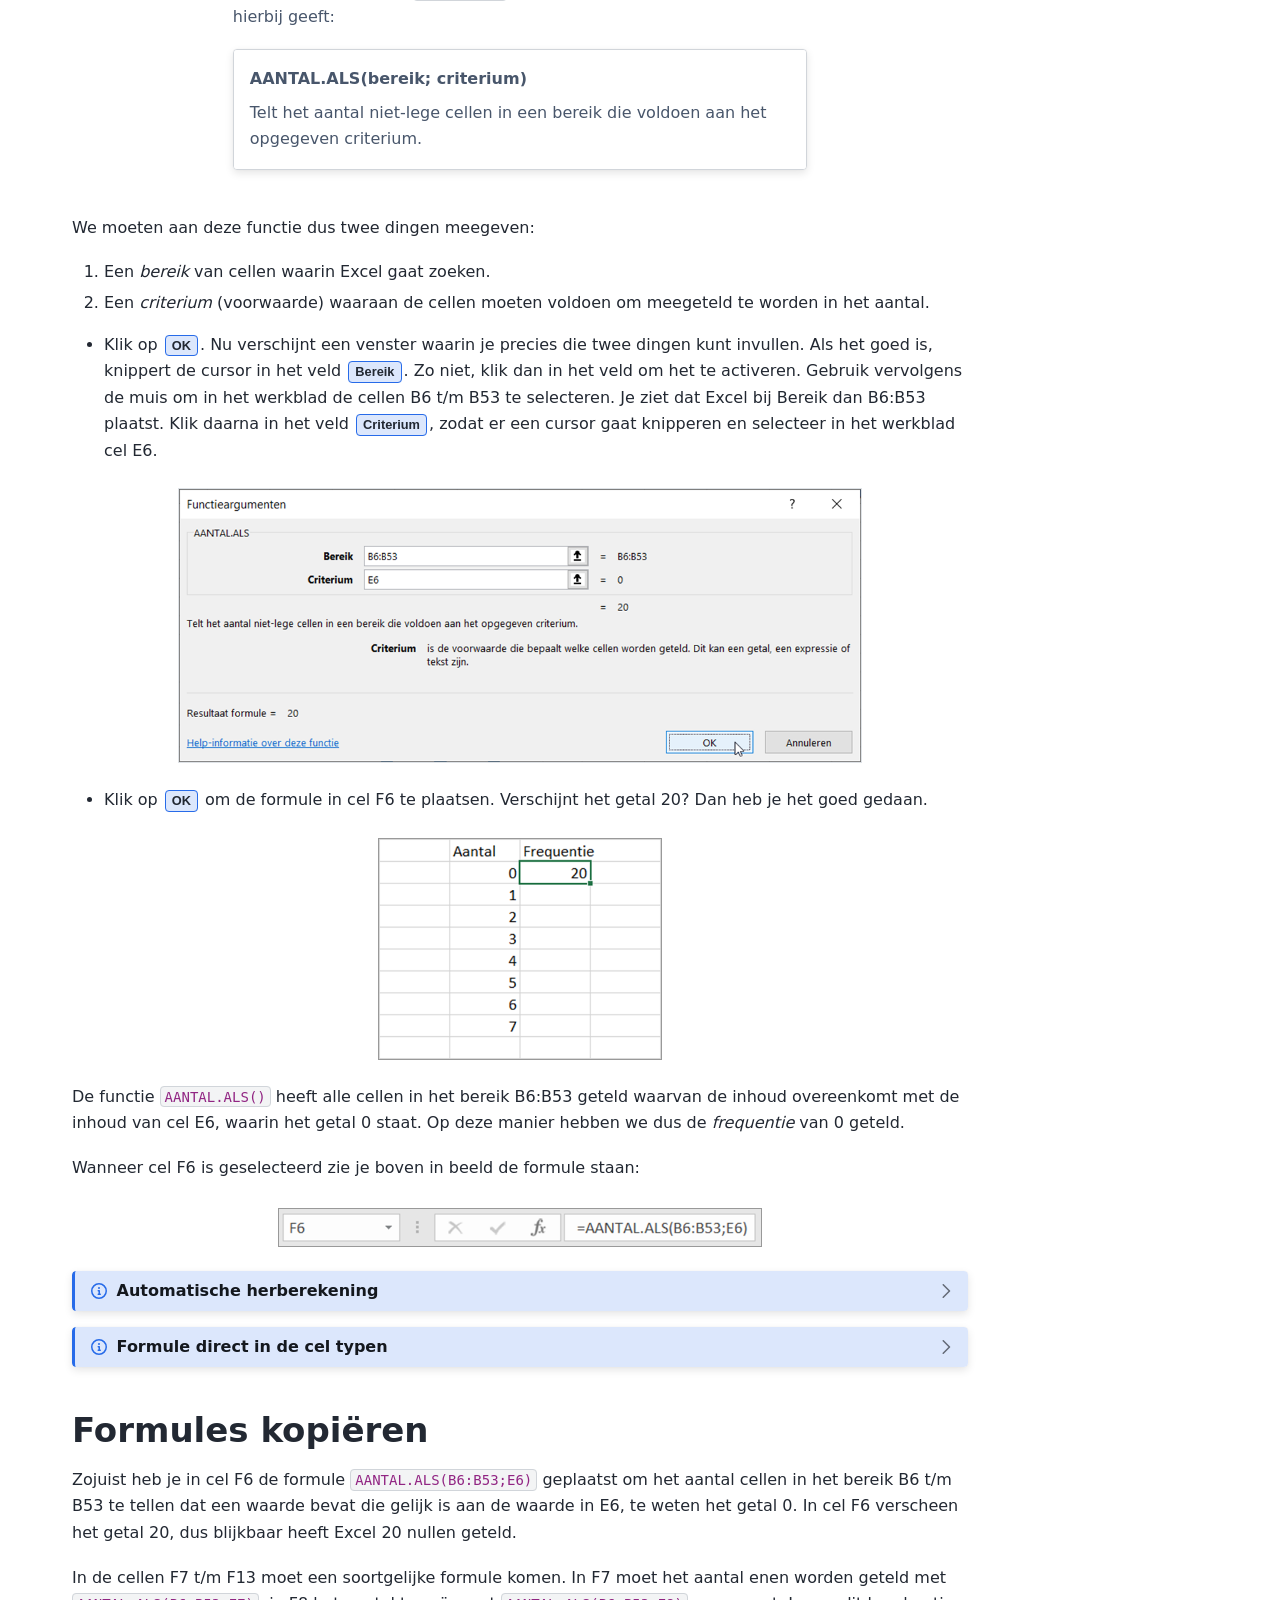
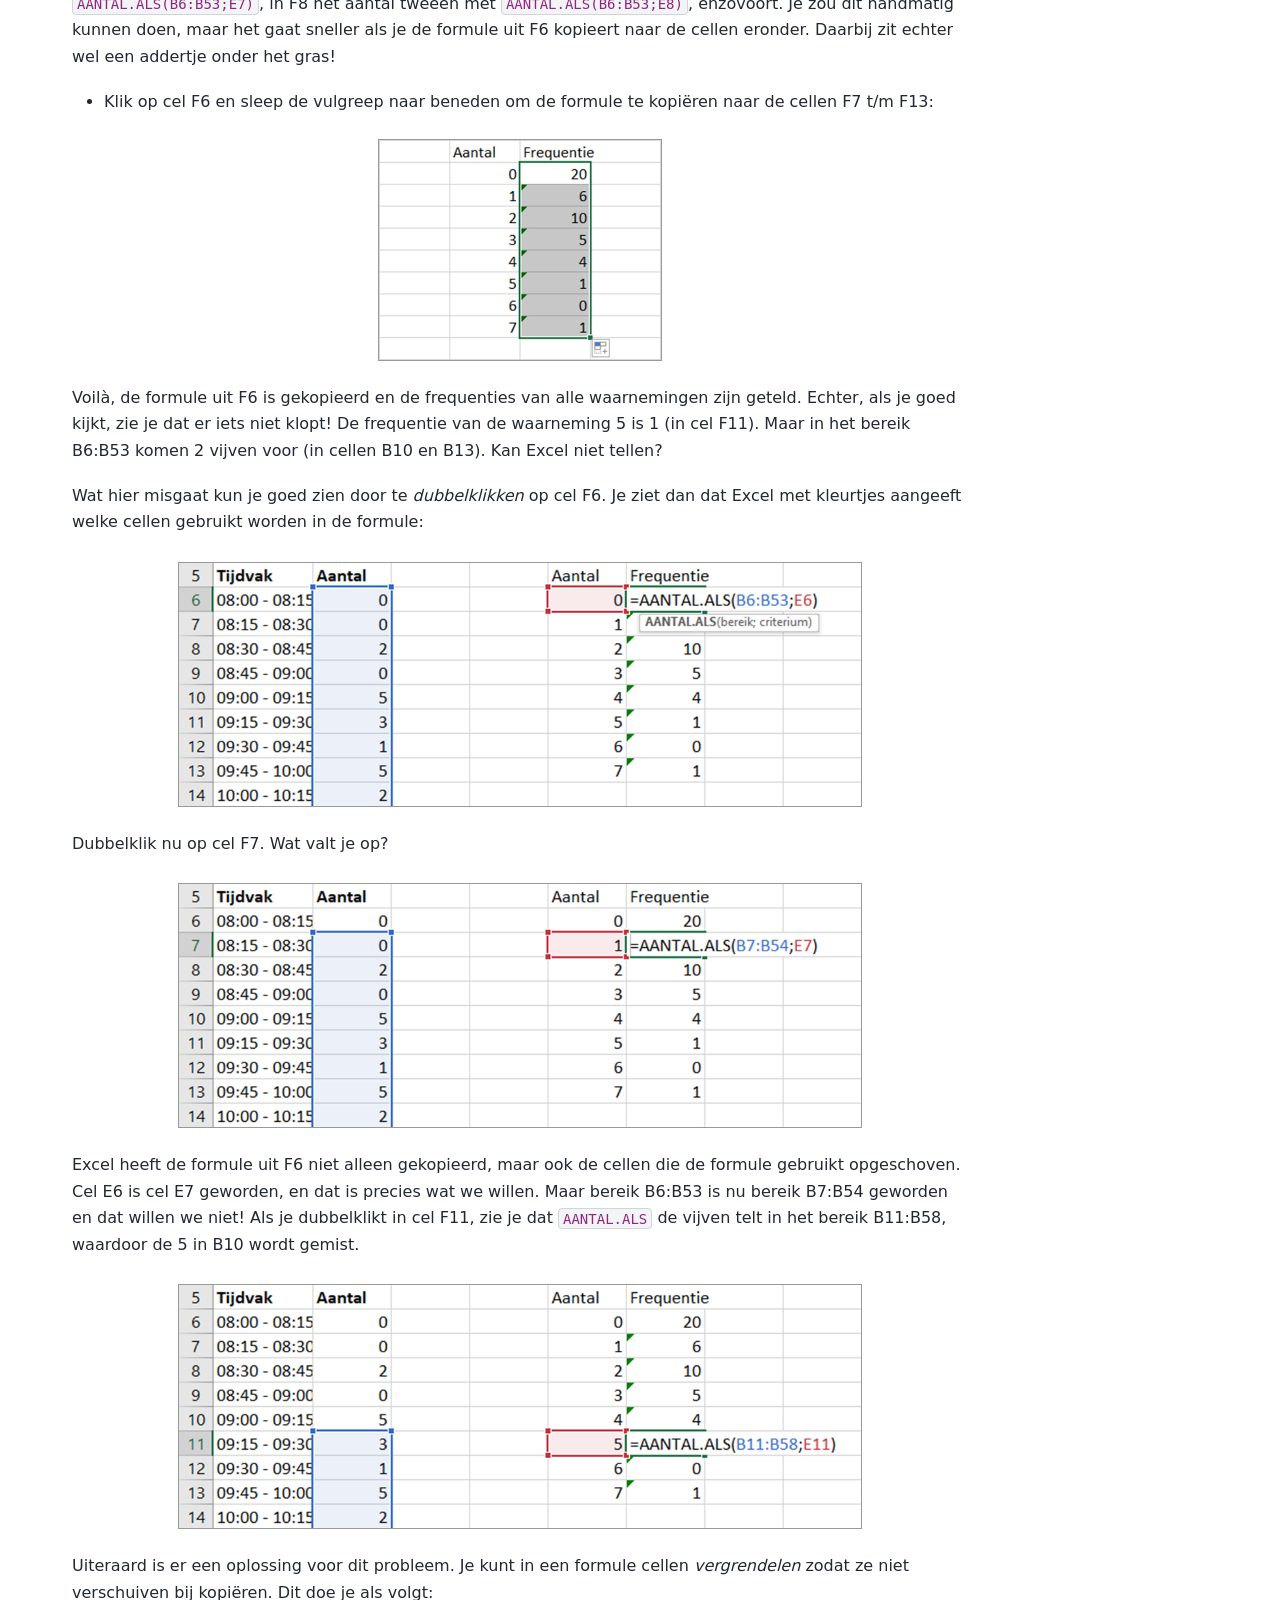
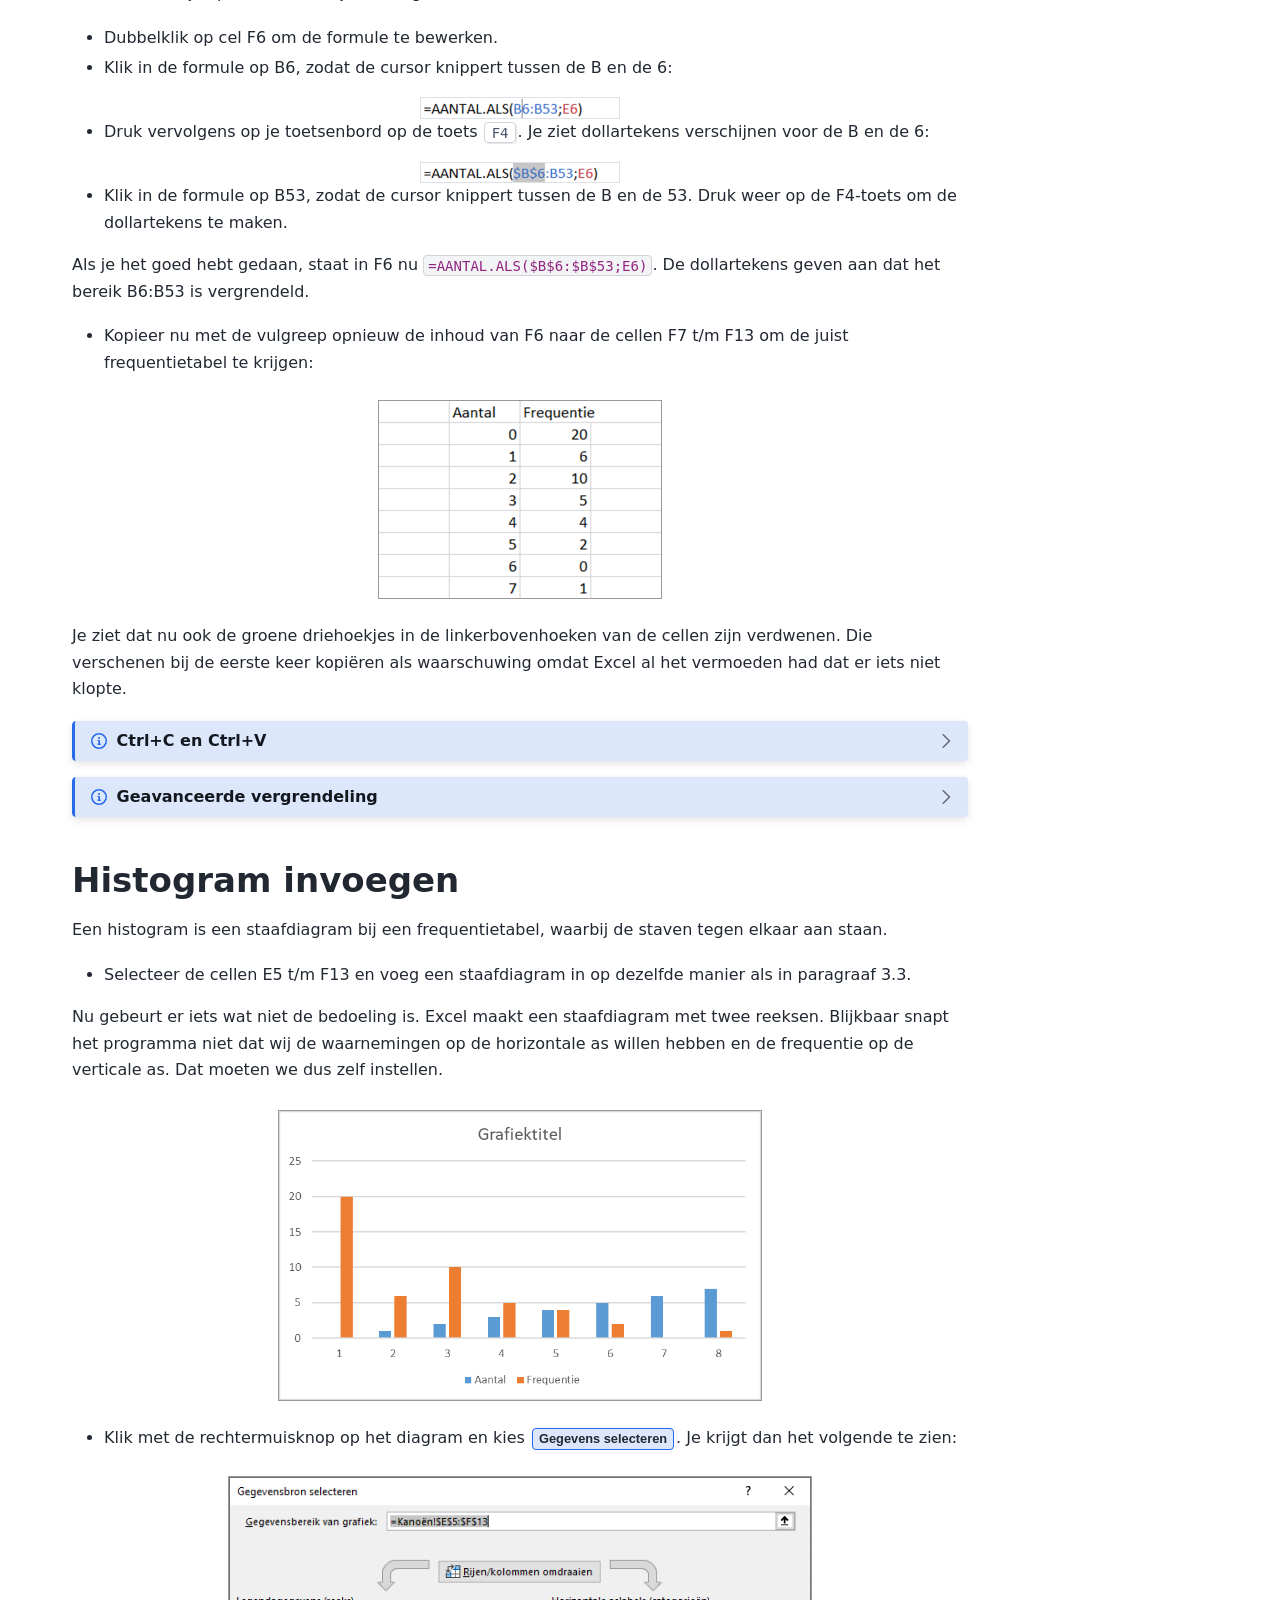
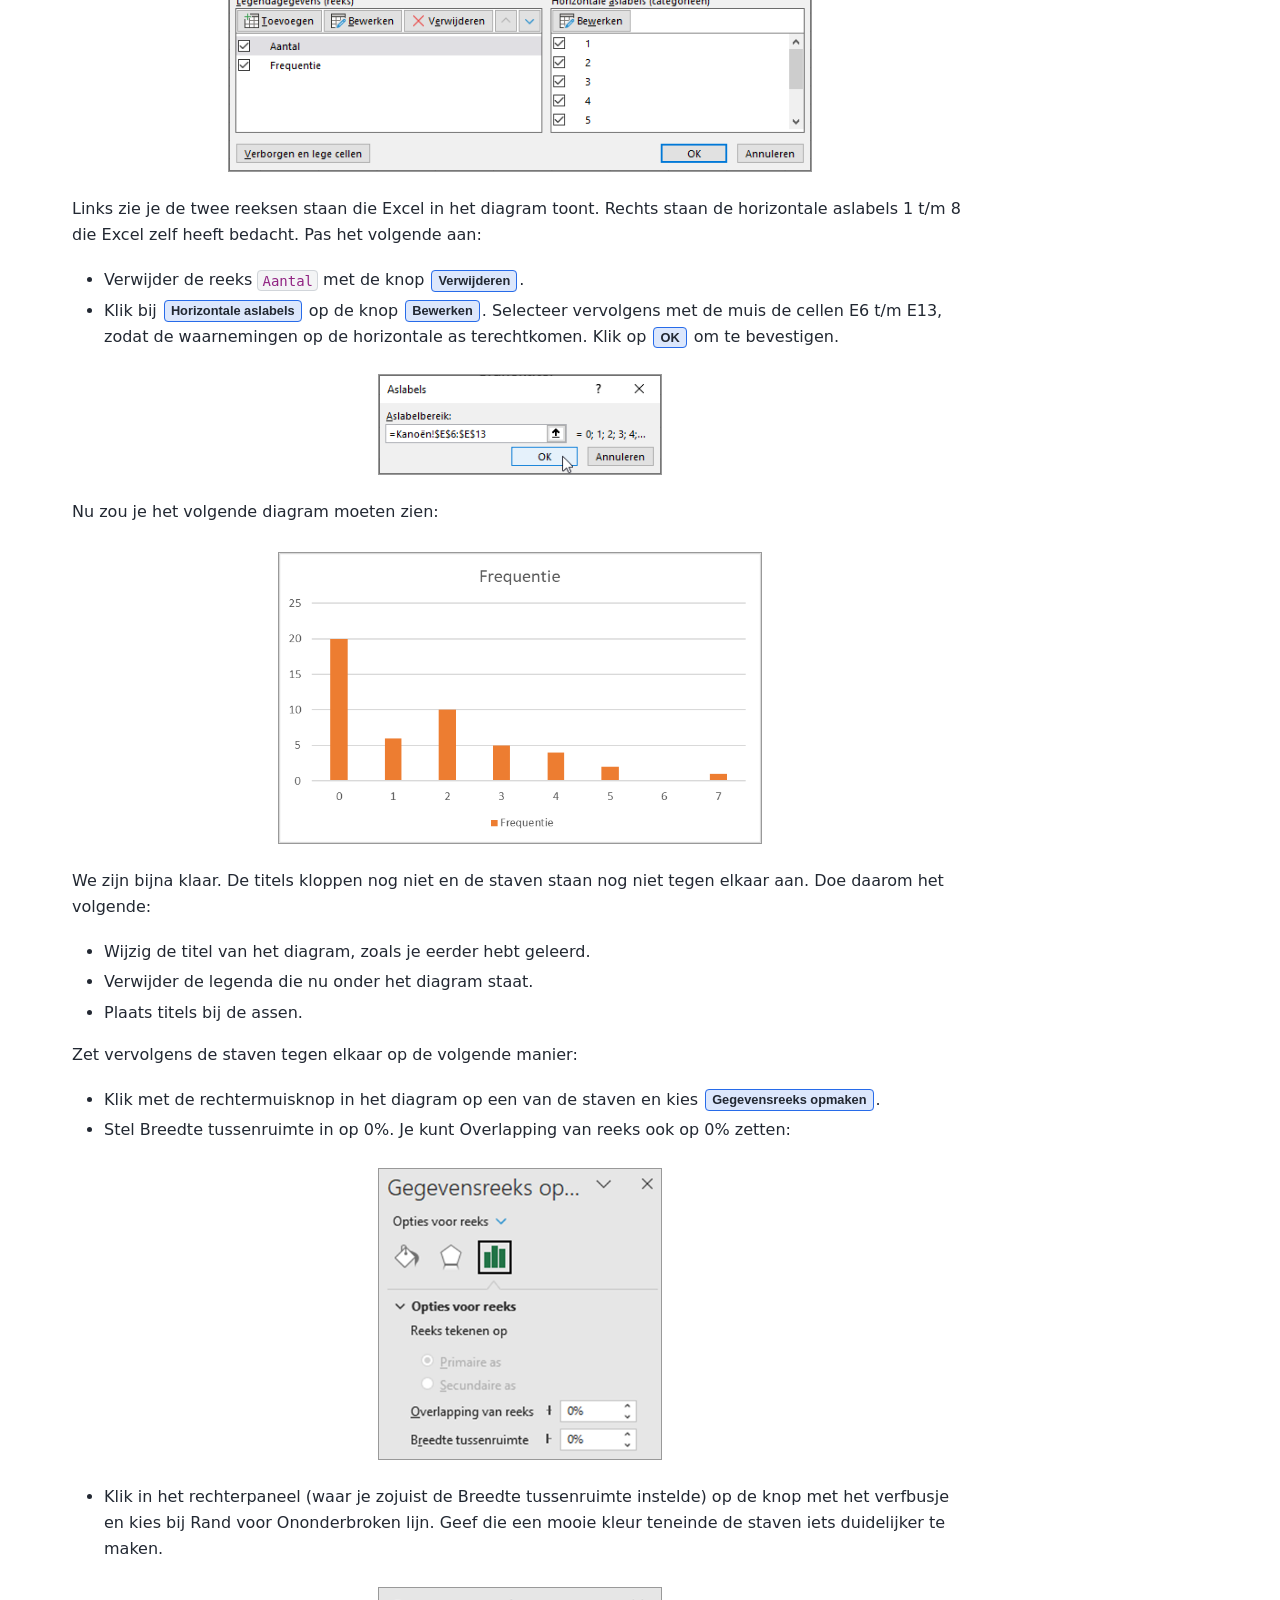
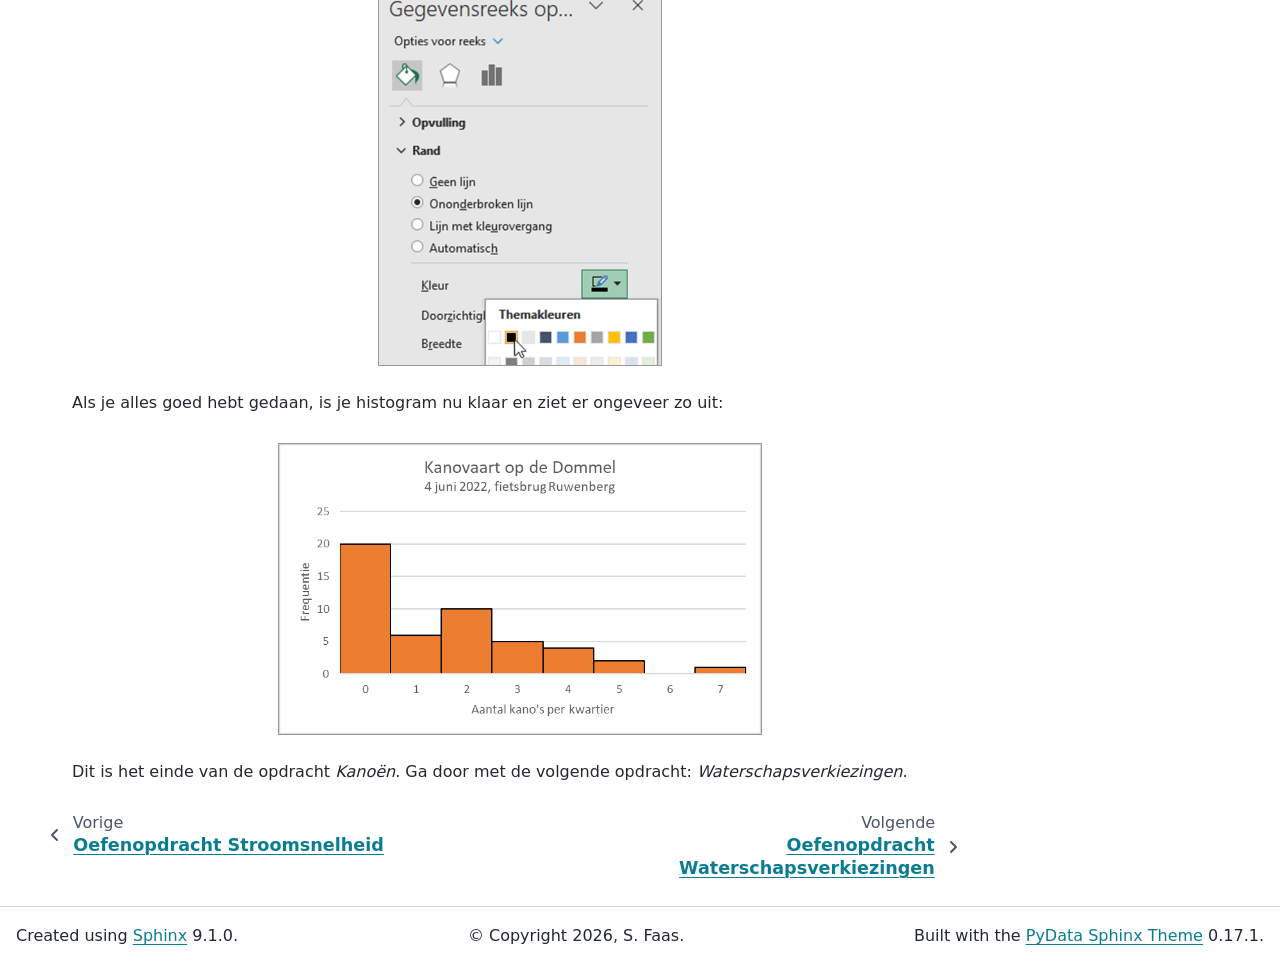
<file: 04_kanoen/kanoen.html>
<!DOCTYPE html>


<html lang="nl" data-content_root="../" >

  <head>
    <meta charset="utf-8" />
    <meta name="viewport" content="width=device-width, initial-scale=1.0" /><meta name="viewport" content="width=device-width, initial-scale=1" />

    <title>Oefenopdracht Kanoën &#8212; Werken met Excel 0.1 documentatie</title>
  
  
  
  <script data-cfasync="false">
    document.documentElement.dataset.mode = localStorage.getItem("mode") || "";
    document.documentElement.dataset.theme = localStorage.getItem("theme") || "";
  </script>
  <!--
    this give us a css class that will be invisible only if js is disabled
  -->
  <noscript>
    <style>
      .pst-js-only { display: none !important; }

    </style>
  </noscript>
  
  <!-- Loaded before other Sphinx assets -->
  <link href="../_static/styles/theme.css?digest=55c26ed414f5f8a31ebb" rel="stylesheet" />
<link href="../_static/styles/pydata-sphinx-theme.css?digest=55c26ed414f5f8a31ebb" rel="stylesheet" />

    <link rel="stylesheet" type="text/css" href="../_static/pygments.css?v=a746c00c" />
    <link rel="stylesheet" type="text/css" href="../_static/sphinx-design.min.css?v=95c83b7e" />
    <link rel="stylesheet" type="text/css" href="../_static/custom.css?v=103464f3" />
  
  <!-- So that users can add custom icons -->
  <script defer src="../_static/scripts/fontawesome.js?digest=55c26ed414f5f8a31ebb"></script>
  <!-- Pre-loaded scripts that we'll load fully later -->
  <link rel="preload" as="script" href="../_static/scripts/bootstrap.js?digest=55c26ed414f5f8a31ebb" />
<link rel="preload" as="script" href="../_static/scripts/pydata-sphinx-theme.js?digest=55c26ed414f5f8a31ebb" />

    <script src="../_static/documentation_options.js?v=a57088fb"></script>
    <script src="../_static/doctools.js?v=fd6eb6e6"></script>
    <script src="../_static/sphinx_highlight.js?v=6ffebe34"></script>
    <script src="../_static/translations.js?v=e4d38c6a"></script>
    <script src="../_static/design-tabs.js?v=f930bc37"></script>
    <script>DOCUMENTATION_OPTIONS.pagename = '04_kanoen/kanoen';</script>
    <script>DOCUMENTATION_OPTIONS.search_as_you_type = false;</script>
    <link rel="icon" href="../_static/favicon.png"/>
    <link rel="index" title="Index" href="../genindex.html" />
    <link rel="search" title="Zoeken" href="../search.html" />
    <link rel="next" title="Oefenopdracht Waterschapsverkiezingen" href="../05_waterschapsverkiezingen/waterschapsverkiezingen.html" />
    <link rel="prev" title="Oefenopdracht Stroomsnelheid" href="../03_stroomsnelheid/stroomsnelheid.html" />
  <meta name="viewport" content="width=device-width, initial-scale=1"/>
  <meta name="docsearch:language" content="nl"/>
  <meta name="docsearch:version" content="" />
  
    
    <script src="../_static/searchtools.js"></script>
    <script src="../_static/language_data.js"></script>
    <script src="../searchindex.js"></script>
  
  </head>
  <body data-default-mode="">
  
  
  <div id="pst-skip-link" class="skip-link d-print-none"><a href="#main-content">Skip to main content</a></div>

  
  <div id="pst-scroll-pixel-helper"></div>
  
  <button type="button" class="btn rounded-pill" id="pst-back-to-top">
    <i class="fa-solid fa-arrow-up"></i>Back to top</button>
  
  
  
  
  <dialog id="pst-search-dialog">
    
<form class="bd-search d-flex align-items-center"
      action="../search.html"
      method="get">
  <i class="fa-solid fa-magnifying-glass"></i>
  <input type="search"
         class="form-control"
         name="q"
         placeholder="Search the docs ..."
         aria-label="Search the docs ..."
         autocomplete="off"
         autocorrect="off"
         autocapitalize="off"
         spellcheck="false"/>
  <span class="search-button__kbd-shortcut"><kbd class="kbd-shortcut__modifier">Ctrl</kbd>+<kbd>K</kbd></span>
</form>
  </dialog>

  <div class="pst-async-banner-revealer d-none">
  <aside id="bd-header-version-warning" class="d-none d-print-none" aria-label="Version warning"></aside>
</div>

  
    <header id="pst-header" class="bd-header navbar navbar-expand-lg bd-navbar d-print-none">
<div class="bd-header__inner bd-page-width">
  <button class="pst-navbar-icon sidebar-toggle primary-toggle" aria-label="Site navigation">
    <span class="fa-solid fa-bars"></span>
  </button>
  
  
  <div class="col-lg-3 navbar-header-items__start">
    
      <div class="navbar-item">

  
    
  

<a class="navbar-brand logo" href="../index.html">
  
  
  
  
  
    
    
      
    
    
    <img src="../_static/excel_128.png" class="logo__image only-light" alt="Werken met Excel"/>
    <img src="../_static/excel_128.png" class="logo__image only-dark pst-js-only" alt="Werken met Excel"/>
  
  
    <p class="title logo__title">Werken met Excel</p>
  
</a></div>
    
  </div>
  
  <div class="col-lg-9 navbar-header-items">
    
    <div class="me-auto navbar-header-items__center">
      
        <div class="navbar-item">
<nav>
  <ul class="bd-navbar-elements navbar-nav">
    
<li class="nav-item ">
  <a class="nav-link nav-internal" href="../01_introduction/introduction.html">
    Voorbereidingen
  </a>
</li>


<li class="nav-item ">
  <a class="nav-link nav-internal" href="../02_basics/basics.html">
    Oefenopdracht Excel basics
  </a>
</li>


<li class="nav-item ">
  <a class="nav-link nav-internal" href="../03_stroomsnelheid/stroomsnelheid.html">
    Oefenopdracht Stroomsnelheid
  </a>
</li>


<li class="nav-item current active">
  <a class="nav-link nav-internal" href="#">
    Oefenopdracht Kanoën
  </a>
</li>


<li class="nav-item ">
  <a class="nav-link nav-internal" href="../05_waterschapsverkiezingen/waterschapsverkiezingen.html">
    Oefenopdracht Waterschapsverkiezingen
  </a>
</li>

  </ul>
</nav></div>
      
    </div>
    
    
    <div class="navbar-header-items__end">
      
        <div class="navbar-item navbar-persistent--container">
          

<button class="btn search-button-field search-button__button pst-js-only" title="Zoeken" aria-label="Zoeken" data-bs-placement="bottom" data-bs-toggle="tooltip">
 <i class="fa-solid fa-magnifying-glass"></i>
 <span class="search-button__default-text">Zoeken</span>
 <span class="search-button__kbd-shortcut"><kbd class="kbd-shortcut__modifier">Ctrl</kbd>+<kbd class="kbd-shortcut__modifier">K</kbd></span>
</button>
        </div>
      
      
        <div class="navbar-item">

<button class="btn btn-sm nav-link pst-navbar-icon theme-switch-button pst-js-only" aria-label="Color mode" data-bs-title="Color mode"  data-bs-placement="bottom" data-bs-toggle="tooltip">
  <i class="theme-switch fa-solid fa-sun                fa-lg" data-mode="light" title="Light"></i>
  <i class="theme-switch fa-solid fa-moon               fa-lg" data-mode="dark"  title="Dark"></i>
  <i class="theme-switch fa-solid fa-circle-half-stroke fa-lg" data-mode="auto"  title="System Settings"></i>
</button></div>
      
    </div>
    
  </div>
  
  
    <div class="navbar-persistent--mobile">

<button class="btn search-button-field search-button__button pst-js-only" title="Zoeken" aria-label="Zoeken" data-bs-placement="bottom" data-bs-toggle="tooltip">
 <i class="fa-solid fa-magnifying-glass"></i>
 <span class="search-button__default-text">Zoeken</span>
 <span class="search-button__kbd-shortcut"><kbd class="kbd-shortcut__modifier">Ctrl</kbd>+<kbd class="kbd-shortcut__modifier">K</kbd></span>
</button>
    </div>
  

  
    <button class="pst-navbar-icon sidebar-toggle secondary-toggle" aria-label="On this page">
      <span class="fa-solid fa-outdent"></span>
    </button>
  
</div>

    </header>
  

  <div class="bd-container">
    <div class="bd-container__inner bd-page-width">
      
      
      
      <dialog id="pst-primary-sidebar-modal"></dialog>
      <div id="pst-primary-sidebar" class="bd-sidebar-primary bd-sidebar hide-on-wide">
        

  
  <div class="sidebar-header-items sidebar-primary__section">
    
    
      <div class="sidebar-header-items__center">
        
          
          
            <div class="navbar-item">
<nav>
  <ul class="bd-navbar-elements navbar-nav">
    
<li class="nav-item ">
  <a class="nav-link nav-internal" href="../01_introduction/introduction.html">
    Voorbereidingen
  </a>
</li>


<li class="nav-item ">
  <a class="nav-link nav-internal" href="../02_basics/basics.html">
    Oefenopdracht Excel basics
  </a>
</li>


<li class="nav-item ">
  <a class="nav-link nav-internal" href="../03_stroomsnelheid/stroomsnelheid.html">
    Oefenopdracht Stroomsnelheid
  </a>
</li>


<li class="nav-item current active">
  <a class="nav-link nav-internal" href="#">
    Oefenopdracht Kanoën
  </a>
</li>


<li class="nav-item ">
  <a class="nav-link nav-internal" href="../05_waterschapsverkiezingen/waterschapsverkiezingen.html">
    Oefenopdracht Waterschapsverkiezingen
  </a>
</li>

  </ul>
</nav></div>
          
        
      </div>
    
    
    
      <div class="sidebar-header-items__end">
        
          <div class="navbar-item">

<button class="btn btn-sm nav-link pst-navbar-icon theme-switch-button pst-js-only" aria-label="Color mode" data-bs-title="Color mode"  data-bs-placement="bottom" data-bs-toggle="tooltip">
  <i class="theme-switch fa-solid fa-sun                fa-lg" data-mode="light" title="Light"></i>
  <i class="theme-switch fa-solid fa-moon               fa-lg" data-mode="dark"  title="Dark"></i>
  <i class="theme-switch fa-solid fa-circle-half-stroke fa-lg" data-mode="auto"  title="System Settings"></i>
</button></div>
        
      </div>
    
  </div>
  
  
  <div class="sidebar-primary-items__end sidebar-primary__section">
      <div class="sidebar-primary-item">
<div id="ethical-ad-placement"
      class="flat"
      data-ea-publisher="readthedocs"
      data-ea-type="readthedocs-sidebar"
      data-ea-manual="true">
</div></div>
  </div>


      </div>
      
      <main id="main-content" class="bd-main" role="main">
        
        
          <div class="bd-content">
            <div class="bd-article-container">
              
              <div class="bd-header-article d-print-none">
<div class="header-article-items header-article__inner">
  
    <div class="header-article-items__start">
      
        <div class="header-article-item">

<nav aria-label="Breadcrumb" class="d-print-none">
  <ul class="bd-breadcrumbs">
    
    <li class="breadcrumb-item breadcrumb-home">
      <a href="../index.html" class="nav-link" aria-label="Home">
        <i class="fa-solid fa-home"></i>
      </a>
    </li>
    <li class="breadcrumb-item active" aria-current="page"><span class="ellipsis">Oefenopdracht Kanoën</span></li>
  </ul>
</nav>
</div>
      
    </div>
  
  
</div>
</div>
              
              
              
                
<div id="searchbox"></div>
                <article class="bd-article">
                  
  <section id="oefenopdracht-kanoen">
<h1>Oefenopdracht Kanoën<a class="headerlink" href="#oefenopdracht-kanoen" title="Link to this heading">#</a></h1>
<img alt="Kanoën" class="align-right" src="../_images/kanoen.png" style="width: 240px;" />
<p>De Dommel is een populaire beek onder kanovaarders. Om de natuur in en om het water te beschermen hanteert het waterschap normen voor het maximale aantal kano’s dat per dag op een bepaald gedeelte van de Dommel mag varen. In deze opdracht verwerken we tellingen in Excel in een frequentietabel en maken daar een histogram bij.</p>
<section id="werkblad">
<h2>Werkblad<a class="headerlink" href="#werkblad" title="Link to this heading">#</a></h2>
<p>Let op: voor deze opdracht blijf je werken in het bestand <code class="file docutils literal notranslate"><span class="pre">02</span> <span class="pre">Dommel</span> <span class="pre">opdrachten.xlsx</span></code>. Zorg dat het werkblad <code class="docutils literal notranslate"><span class="pre">Kanoën</span></code> actief is.</p>
<img alt="Werkbladen" class="align-center" src="../_images/werkblad_kanoen.png" style="width: 500px;" />
</section>
<section id="kolombreedte-aanpassen">
<h2>Kolombreedte aanpassen<a class="headerlink" href="#kolombreedte-aanpassen" title="Link to this heading">#</a></h2>
<p>Kasper en Nora lopen stage bij het waterschap en hebben een dag van 8.00 uur tot 20.00 uur bij de brug bij de Ruwenberg gezeten om te tellen hoeveel kano’s voorbij voeren. Ze werkten daarbij met blokken van een kwartier. In werkblad <code class="docutils literal notranslate"><span class="pre">Kanoën</span></code> vind je de resultaten.</p>
<p>Je ziet dat de tijdblokken niet helemaal zichtbaar zijn, doordat kolom A eigenlijk te smal is. Pas dit aan door met de muiscursor op het verticale streepje tussen de kolomtitels A en B te gaan staan. De cursor verandert dan in een dubbele pijl. Sleep het streepje naar rechts om kolom A breder te maken.</p>
<figure class="align-center">
<img alt="../_images/column_width.gif" class="image-border" src="../_images/column_width.gif" />
</figure>
<details class="sd-sphinx-override sd-dropdown sd-card sd-mb-3">
<summary class="sd-summary-title sd-card-header sd-bg-info sd-bg-text-info">
<span class="sd-summary-icon"><svg version="1.1" width="1.0em" height="1.0em" class="sd-octicon sd-octicon-info" viewBox="0 0 16 16" aria-hidden="true"><path d="M0 8a8 8 0 1 1 16 0A8 8 0 0 1 0 8Zm8-6.5a6.5 6.5 0 1 0 0 13 6.5 6.5 0 0 0 0-13ZM6.5 7.75A.75.75 0 0 1 7.25 7h1a.75.75 0 0 1 .75.75v2.75h.25a.75.75 0 0 1 0 1.5h-2a.75.75 0 0 1 0-1.5h.25v-2h-.25a.75.75 0 0 1-.75-.75ZM8 6a1 1 0 1 1 0-2 1 1 0 0 1 0 2Z"></path></svg></span><span class="sd-summary-text">Kolom automatisch passend maken</span><span class="sd-summary-state-marker sd-summary-chevron-right"><svg version="1.1" width="1.5em" height="1.5em" class="sd-octicon sd-octicon-chevron-right" viewBox="0 0 24 24" aria-hidden="true"><path d="M8.72 18.78a.75.75 0 0 1 0-1.06L14.44 12 8.72 6.28a.751.751 0 0 1 .018-1.042.751.751 0 0 1 1.042-.018l6.25 6.25a.75.75 0 0 1 0 1.06l-6.25 6.25a.75.75 0 0 1-1.06 0Z"></path></svg></span></summary><div class="sd-summary-content sd-card-body docutils">
<p class="sd-card-text">Je kunt een kolom automatisch passend maken door te <em>dubbelklikken</em> op het streepje tussen de kolomtitels. Excel kijkt dan naar alle cellen in de kolom en past de breedte aan op de langste inhoud. In dit geval is dat de titel in cel A1. Probeer het maar eens.</p>
<p class="sd-card-text">Bij deze opdracht is het beter om handmatig de kolombreedte in te stellen door te slepen, want de titel blijft toch al goed zichtbaar zolang cel B1 leeg is.</p>
</div>
</details></section>
<section id="frequentietabel">
<h2>Frequentietabel<a class="headerlink" href="#frequentietabel" title="Link to this heading">#</a></h2>
<p>Nu gaan we de tellingen verwerken in een frequentietabel. Daarvoor moeten we tellen hoe vaak elke waarneming (in dit geval elk aantal kano’s per kwartier) voorkomt. Beter gezegd: we moeten Excel laten tellen hoe vaak elke waarneming voorkomt. Ga als volgt te werk:</p>
<ul class="simple">
<li><p>Typ in cel E5 het woord <em>Aantal</em>.</p></li>
<li><p>Typ in cel F5 het woord <em>Frequentie</em>.</p></li>
<li><p>Typ in cel E6 het getal 0 (dat is namelijk de laagste waarneming).</p></li>
<li><p>Typ in cel E7 het getal 1.</p></li>
</ul>
<p>Nu zou je in cel E8 t/m E13 de getallen 2 t/m 7 kunnen typen, maar voor de wat luiere mensen onder ons is er een handig hulpmiddel in Excel: de vulgreep.</p>
</section>
<section id="de-vulgreep">
<h2>De vulgreep<a class="headerlink" href="#de-vulgreep" title="Link to this heading">#</a></h2>
<p>Selecteer de cellen E6 en E7 (waarin je zojuist de getallen 0 en 1 hebt geplaatst). Om de twee cellen staat nu een groene rand, met rechtsonder een blokje. Dat blokje heet de vulgreep.</p>
<figure class="align-center" style="width: 300px">
<img alt="../_images/vulgreep.png" class="image-border" src="../_images/vulgreep.png" />
</figure>
<p>Sleep de vulgreep omlaag naar cel E13 en je zult zien dat Excel begrijpt dat je automatisch wilt doornummeren.</p>
<details class="sd-sphinx-override sd-dropdown sd-card sd-mb-3">
<summary class="sd-summary-title sd-card-header sd-bg-info sd-bg-text-info">
<span class="sd-summary-icon"><svg version="1.1" width="1.0em" height="1.0em" class="sd-octicon sd-octicon-info" viewBox="0 0 16 16" aria-hidden="true"><path d="M0 8a8 8 0 1 1 16 0A8 8 0 0 1 0 8Zm8-6.5a6.5 6.5 0 1 0 0 13 6.5 6.5 0 0 0 0-13ZM6.5 7.75A.75.75 0 0 1 7.25 7h1a.75.75 0 0 1 .75.75v2.75h.25a.75.75 0 0 1 0 1.5h-2a.75.75 0 0 1 0-1.5h.25v-2h-.25a.75.75 0 0 1-.75-.75ZM8 6a1 1 0 1 1 0-2 1 1 0 0 1 0 2Z"></path></svg></span><span class="sd-summary-text">Slimme vulgreep</span><span class="sd-summary-state-marker sd-summary-chevron-right"><svg version="1.1" width="1.5em" height="1.5em" class="sd-octicon sd-octicon-chevron-right" viewBox="0 0 24 24" aria-hidden="true"><path d="M8.72 18.78a.75.75 0 0 1 0-1.06L14.44 12 8.72 6.28a.751.751 0 0 1 .018-1.042.751.751 0 0 1 1.042-.018l6.25 6.25a.75.75 0 0 1 0 1.06l-6.25 6.25a.75.75 0 0 1-1.06 0Z"></path></svg></span></summary><div class="sd-summary-content sd-card-body docutils">
<p class="sd-card-text">Wanneer je de vulgreep gebruikt, kijkt Excel of het een verband ziet tussen de geselecteerde cellen, en probeert dat verband voort te zetten. Kijk maar eens wat er gebeurt als je in E7 het getal 2 typt in plaats van 1 en vervolgens de vulgreep gebruikt nadat je E6 en E7 hebt geselecteerd.</p>
<p class="sd-card-text">Je kunt ook één cel selecteren en de vulgreep gebruiken. In dat geval wordt de inhoud van de cel gekopieerd.</p>
</div>
</details><p>Als het goed is, heb je nu de cellen E5 t/m F13 als volgt gevuld:</p>
<figure class="align-center" style="width: 300px">
<img alt="../_images/frequentietabel_01.png" class="image-border" src="../_images/frequentietabel_01.png" />
</figure>
<p>Voor het vullen van de <em>Frequentie</em> kolom gaan we een Excel formule gebruiken. Je zou natuurlijk ook zelf de frequenties kunnen tellen en intypen, maar het is juist de bedoeling van Excel om dat ‘domme werk’ van je over te nemen.</p>
<ul class="simple">
<li><p>Selecteer cel F6.</p></li>
<li><p>Ga in de menubalk naar <span class="menuselection">Formules ‣ Functie invoegen</span>.</p></li>
</ul>
<figure class="align-center" style="width: 600px">
<img alt="../_images/functie_invoegen.png" class="border" src="../_images/functie_invoegen.png" />
</figure>
<ul class="simple">
<li><p>Er verschijnt een dialoogvenster. Typ bij ‘Zoek een functie’ het woord <code class="docutils literal notranslate"><span class="pre">aantal</span></code> en klik op <span class="guilabel">Zoeken</span>.</p></li>
</ul>
<figure class="align-center" id="id1" style="width: 600px">
<img alt="../_images/aantal_als.png" class="border" src="../_images/aantal_als.png" />
<figcaption>
<p><span class="caption-text">Je ziet een lijst functies die te maken hebben met aantallen bepalen. Wij hebben de functie <code class="docutils literal notranslate"><span class="pre">AANTAL.ALS</span></code> nodig. Je ziet de uitleg die Excel hierbij geeft:</span><a class="headerlink" href="#id1" title="Link to this image">#</a></p>
<div class="legend">
<div class="sd-card sd-sphinx-override sd-mb-3 sd-shadow-sm sd-text-left docutils">
<div class="sd-card-body docutils">
<div class="sd-card-title sd-font-weight-bold docutils">
AANTAL.ALS(bereik; criterium)</div>
<p class="sd-card-text">Telt het aantal niet-lege cellen in een bereik die voldoen aan het opgegeven criterium.</p>
</div>
</div>
</div>
</figcaption>
</figure>
<p>We moeten aan deze functie dus twee dingen meegeven:</p>
<ol class="arabic simple">
<li><p>Een <em>bereik</em> van cellen waarin Excel gaat zoeken.</p></li>
<li><p>Een <em>criterium</em> (voorwaarde) waaraan de cellen moeten voldoen om meegeteld te worden in het aantal.</p></li>
</ol>
<ul class="simple">
<li><p>Klik op <span class="guilabel">OK</span>. Nu verschijnt een venster waarin je precies die twee dingen kunt invullen. Als het goed is, knippert de cursor in het veld <span class="guilabel">Bereik</span>. Zo niet, klik dan in het veld om het te activeren. Gebruik vervolgens de muis om in het werkblad de cellen B6 t/m B53 te selecteren. Je ziet dat Excel bij Bereik dan B6:B53 plaatst. Klik daarna in het veld <span class="guilabel">Criterium</span>, zodat er een cursor gaat knipperen en selecteer in het werkblad cel E6.</p></li>
</ul>
<figure class="align-center" style="width: 700px">
<img alt="../_images/bereik_criterium.png" class="border" src="../_images/bereik_criterium.png" />
</figure>
<ul class="simple">
<li><p>Klik op <span class="guilabel">OK</span> om de formule in cel F6 te plaatsen. Verschijnt het getal 20? Dan heb je het goed gedaan.</p></li>
</ul>
<figure class="align-center" style="width: 300px">
<img alt="../_images/frequentietabel_02.png" class="image-border" src="../_images/frequentietabel_02.png" />
</figure>
<p>De functie <code class="docutils literal notranslate"><span class="pre">AANTAL.ALS()</span></code> heeft alle cellen in het bereik B6:B53 geteld waarvan de inhoud overeenkomt met de inhoud van cel E6, waarin het getal 0 staat. Op deze manier hebben we dus de <em>frequentie</em> van 0 geteld.</p>
<p>Wanneer cel F6 is geselecteerd zie je boven in beeld de formule staan:</p>
<figure class="align-center" style="width: 500px">
<img alt="../_images/formulebalk.png" class="image-border" src="../_images/formulebalk.png" />
</figure>
<details class="sd-sphinx-override sd-dropdown sd-card sd-mb-3">
<summary class="sd-summary-title sd-card-header sd-bg-info sd-bg-text-info">
<span class="sd-summary-icon"><svg version="1.1" width="1.0em" height="1.0em" class="sd-octicon sd-octicon-info" viewBox="0 0 16 16" aria-hidden="true"><path d="M0 8a8 8 0 1 1 16 0A8 8 0 0 1 0 8Zm8-6.5a6.5 6.5 0 1 0 0 13 6.5 6.5 0 0 0 0-13ZM6.5 7.75A.75.75 0 0 1 7.25 7h1a.75.75 0 0 1 .75.75v2.75h.25a.75.75 0 0 1 0 1.5h-2a.75.75 0 0 1 0-1.5h.25v-2h-.25a.75.75 0 0 1-.75-.75ZM8 6a1 1 0 1 1 0-2 1 1 0 0 1 0 2Z"></path></svg></span><span class="sd-summary-text">Automatische herberekening</span><span class="sd-summary-state-marker sd-summary-chevron-right"><svg version="1.1" width="1.5em" height="1.5em" class="sd-octicon sd-octicon-chevron-right" viewBox="0 0 24 24" aria-hidden="true"><path d="M8.72 18.78a.75.75 0 0 1 0-1.06L14.44 12 8.72 6.28a.751.751 0 0 1 .018-1.042.751.751 0 0 1 1.042-.018l6.25 6.25a.75.75 0 0 1 0 1.06l-6.25 6.25a.75.75 0 0 1-1.06 0Z"></path></svg></span></summary><div class="sd-summary-content sd-card-body docutils">
<p class="sd-card-text">Wanneer er iets verandert in het werkblad, worden de formules automatisch herberekend. Wijzig de 0 in cel B6 maar eens in een 1 en druk op Enter. Je ziet dat de waarde in F6 van 20 naar 19 is gegaan. Maak je wijziging ongedaan met de toetscombinatie <kbd class="kbd docutils literal notranslate">Ctrl</kbd>+<kbd class="kbd docutils literal notranslate">Z</kbd>.</p>
</div>
</details><details class="sd-sphinx-override sd-dropdown sd-card sd-mb-3">
<summary class="sd-summary-title sd-card-header sd-bg-info sd-bg-text-info">
<span class="sd-summary-icon"><svg version="1.1" width="1.0em" height="1.0em" class="sd-octicon sd-octicon-info" viewBox="0 0 16 16" aria-hidden="true"><path d="M0 8a8 8 0 1 1 16 0A8 8 0 0 1 0 8Zm8-6.5a6.5 6.5 0 1 0 0 13 6.5 6.5 0 0 0 0-13ZM6.5 7.75A.75.75 0 0 1 7.25 7h1a.75.75 0 0 1 .75.75v2.75h.25a.75.75 0 0 1 0 1.5h-2a.75.75 0 0 1 0-1.5h.25v-2h-.25a.75.75 0 0 1-.75-.75ZM8 6a1 1 0 1 1 0-2 1 1 0 0 1 0 2Z"></path></svg></span><span class="sd-summary-text">Formule direct in de cel typen</span><span class="sd-summary-state-marker sd-summary-chevron-right"><svg version="1.1" width="1.5em" height="1.5em" class="sd-octicon sd-octicon-chevron-right" viewBox="0 0 24 24" aria-hidden="true"><path d="M8.72 18.78a.75.75 0 0 1 0-1.06L14.44 12 8.72 6.28a.751.751 0 0 1 .018-1.042.751.751 0 0 1 1.042-.018l6.25 6.25a.75.75 0 0 1 0 1.06l-6.25 6.25a.75.75 0 0 1-1.06 0Z"></path></svg></span></summary><div class="sd-summary-content sd-card-body docutils">
<p class="sd-card-text">Als je de naam van een formule weet, kun je hem ook meteen in een cel typen. Je moet dan wel eerst een = teken typen, zodat Excel weet dat je een formule gebruikt. Typ in cel F7 maar eens =aantal. Je ziet dan een lijst functies verschijnen en kunt <code class="docutils literal notranslate"><span class="pre">AANTAL.ALS()</span></code> direct selecteren.</p>
</div>
</details></section>
<section id="formules-kopieren">
<h2>Formules kopiëren<a class="headerlink" href="#formules-kopieren" title="Link to this heading">#</a></h2>
<p>Zojuist heb je in cel F6 de formule <code class="docutils literal notranslate"><span class="pre">AANTAL.ALS(B6:B53;E6)</span></code> geplaatst om het aantal cellen in het bereik B6 t/m B53 te tellen dat een waarde bevat die gelijk is aan de waarde in E6, te weten het getal 0. In cel F6 verscheen het getal 20, dus blijkbaar heeft Excel 20 nullen geteld.</p>
<p>In de cellen F7 t/m F13 moet een soortgelijke formule komen. In F7 moet het aantal enen worden geteld met <code class="docutils literal notranslate"><span class="pre">AANTAL.ALS(B6:B53;E7)</span></code>, in F8 het aantal tweeën met <code class="docutils literal notranslate"><span class="pre">AANTAL.ALS(B6:B53;E8)</span></code>, enzovoort. Je zou dit handmatig kunnen doen, maar het gaat sneller als je de formule uit F6 kopieert naar de cellen eronder. Daarbij zit echter wel een addertje onder het gras!</p>
<ul class="simple">
<li><p>Klik op cel F6 en sleep de vulgreep naar beneden om de formule te kopiëren naar de cellen F7 t/m F13:</p></li>
</ul>
<figure class="align-center" style="width: 300px">
<img alt="../_images/frequentietabel_03.png" class="image-border" src="../_images/frequentietabel_03.png" />
</figure>
<p>Voilà, de formule uit F6 is gekopieerd en de frequenties van alle waarnemingen zijn geteld. Echter, als je goed kijkt, zie je dat er iets niet klopt! De frequentie van de waarneming 5 is 1 (in cel F11). Maar in het bereik B6:B53 komen 2 vijven voor (in cellen B10 en B13). Kan Excel niet tellen?</p>
<p>Wat hier misgaat kun je goed zien door te <em>dubbelklikken</em> op cel F6. Je ziet dan dat Excel met kleurtjes aangeeft welke cellen gebruikt worden in de formule:</p>
<figure class="align-center" style="width: 700px">
<img alt="../_images/frequentietabel_04.png" class="image-border" src="../_images/frequentietabel_04.png" />
</figure>
<p>Dubbelklik nu op cel F7. Wat valt je op?</p>
<figure class="align-center" style="width: 700px">
<img alt="../_images/frequentietabel_05.png" class="image-border" src="../_images/frequentietabel_05.png" />
</figure>
<p>Excel heeft de formule uit F6 niet alleen gekopieerd, maar ook de cellen die de formule gebruikt opgeschoven. Cel E6 is cel E7 geworden, en dat is precies wat we willen. Maar bereik B6:B53 is nu bereik B7:B54 geworden en dat willen we niet! Als je dubbelklikt in cel F11, zie je dat <code class="docutils literal notranslate"><span class="pre">AANTAL.ALS</span></code> de vijven telt in het bereik B11:B58, waardoor de 5 in B10 wordt gemist.</p>
<figure class="align-center" style="width: 700px">
<img alt="../_images/frequentietabel_06.png" class="image-border" src="../_images/frequentietabel_06.png" />
</figure>
<p id="celverwijzingen-vergrendelen">Uiteraard is er een oplossing voor dit probleem. Je kunt in een formule cellen <em>vergrendelen</em> zodat ze niet verschuiven bij kopiëren. Dit doe je als volgt:</p>
<ul class="simple">
<li><p>Dubbelklik op cel F6 om de formule te bewerken.</p></li>
<li><p>Klik in de formule op B6, zodat de cursor knippert tussen de B en de 6:</p></li>
</ul>
<img alt="../_images/vergrendeling_01.png" class="align-center border" src="../_images/vergrendeling_01.png" style="width: 200px;" />
<ul class="simple">
<li><p>Druk vervolgens op je toetsenbord op de toets <kbd class="kbd docutils literal notranslate">F4</kbd>. Je ziet dollartekens verschijnen voor de B en de 6:</p></li>
</ul>
<img alt="../_images/vergrendeling_02.png" class="align-center border" src="../_images/vergrendeling_02.png" style="width: 200px;" />
<ul class="simple">
<li><p>Klik in de formule op B53, zodat de cursor knippert tussen de B en de 53. Druk weer op de F4-toets om de dollartekens te maken.</p></li>
</ul>
<p>Als je het goed hebt gedaan, staat in F6 nu <code class="docutils literal notranslate"><span class="pre">=AANTAL.ALS($B$6:$B$53;E6)</span></code>. De dollartekens geven aan dat het bereik B6:B53 is vergrendeld.</p>
<ul class="simple">
<li><p>Kopieer nu met de vulgreep opnieuw de inhoud van F6 naar de cellen F7 t/m F13 om de juist frequentietabel te krijgen:</p></li>
</ul>
<figure class="align-center" style="width: 300px">
<img alt="../_images/frequentietabel_07.png" class="image-border" src="../_images/frequentietabel_07.png" />
</figure>
<p>Je ziet dat nu ook de groene driehoekjes in de linkerbovenhoeken van de cellen zijn verdwenen. Die verschenen bij de eerste keer kopiëren als waarschuwing omdat Excel al het vermoeden had dat er iets niet klopte.</p>
<details class="sd-sphinx-override sd-dropdown sd-card sd-mb-3">
<summary class="sd-summary-title sd-card-header sd-bg-info sd-bg-text-info">
<span class="sd-summary-icon"><svg version="1.1" width="1.0em" height="1.0em" class="sd-octicon sd-octicon-info" viewBox="0 0 16 16" aria-hidden="true"><path d="M0 8a8 8 0 1 1 16 0A8 8 0 0 1 0 8Zm8-6.5a6.5 6.5 0 1 0 0 13 6.5 6.5 0 0 0 0-13ZM6.5 7.75A.75.75 0 0 1 7.25 7h1a.75.75 0 0 1 .75.75v2.75h.25a.75.75 0 0 1 0 1.5h-2a.75.75 0 0 1 0-1.5h.25v-2h-.25a.75.75 0 0 1-.75-.75ZM8 6a1 1 0 1 1 0-2 1 1 0 0 1 0 2Z"></path></svg></span><span class="sd-summary-text">Ctrl+C en Ctrl+V</span><span class="sd-summary-state-marker sd-summary-chevron-right"><svg version="1.1" width="1.5em" height="1.5em" class="sd-octicon sd-octicon-chevron-right" viewBox="0 0 24 24" aria-hidden="true"><path d="M8.72 18.78a.75.75 0 0 1 0-1.06L14.44 12 8.72 6.28a.751.751 0 0 1 .018-1.042.751.751 0 0 1 1.042-.018l6.25 6.25a.75.75 0 0 1 0 1.06l-6.25 6.25a.75.75 0 0 1-1.06 0Z"></path></svg></span></summary><div class="sd-summary-content sd-card-body docutils">
<p class="sd-card-text">In Excel kun je ook kopiëren en plakken met <kbd class="kbd docutils literal notranslate">Ctrl</kbd>+<kbd class="kbd docutils literal notranslate">C</kbd> en <kbd class="kbd docutils literal notranslate">Ctrl</kbd>+<kbd class="kbd docutils literal notranslate">V</kbd> zoals in andere Windows programma’s. In dit geval zou je dan cel F6 selecteren, <kbd class="kbd docutils literal notranslate">Ctrl</kbd>+<kbd class="kbd docutils literal notranslate">C</kbd> indrukken, daarna F7 t/m F13 selecteren en <kbd class="kbd docutils literal notranslate">Ctrl</kbd>+<kbd class="kbd docutils literal notranslate">V</kbd> indrukken.</p>
</div>
</details><details class="sd-sphinx-override sd-dropdown sd-card sd-mb-3">
<summary class="sd-summary-title sd-card-header sd-bg-info sd-bg-text-info">
<span class="sd-summary-icon"><svg version="1.1" width="1.0em" height="1.0em" class="sd-octicon sd-octicon-info" viewBox="0 0 16 16" aria-hidden="true"><path d="M0 8a8 8 0 1 1 16 0A8 8 0 0 1 0 8Zm8-6.5a6.5 6.5 0 1 0 0 13 6.5 6.5 0 0 0 0-13ZM6.5 7.75A.75.75 0 0 1 7.25 7h1a.75.75 0 0 1 .75.75v2.75h.25a.75.75 0 0 1 0 1.5h-2a.75.75 0 0 1 0-1.5h.25v-2h-.25a.75.75 0 0 1-.75-.75ZM8 6a1 1 0 1 1 0-2 1 1 0 0 1 0 2Z"></path></svg></span><span class="sd-summary-text">Geavanceerde vergrendeling</span><span class="sd-summary-state-marker sd-summary-chevron-right"><svg version="1.1" width="1.5em" height="1.5em" class="sd-octicon sd-octicon-chevron-right" viewBox="0 0 24 24" aria-hidden="true"><path d="M8.72 18.78a.75.75 0 0 1 0-1.06L14.44 12 8.72 6.28a.751.751 0 0 1 .018-1.042.751.751 0 0 1 1.042-.018l6.25 6.25a.75.75 0 0 1 0 1.06l-6.25 6.25a.75.75 0 0 1-1.06 0Z"></path></svg></span></summary><div class="sd-summary-content sd-card-body docutils">
<p class="sd-card-text">Voor gevorderden. Bij het vergrendelen van cellen kun je ook meerdere keren op de F4-toets drukken. Op die manier kun je óf alleen de kolomletter óf alleen het rijnummer óf beide vergrendelen. Dit kan soms van pas komen, maar heb je vandaag niet nodig.</p>
</div>
</details></section>
<section id="histogram-invoegen">
<h2>Histogram invoegen<a class="headerlink" href="#histogram-invoegen" title="Link to this heading">#</a></h2>
<p>Een histogram is een staafdiagram bij een frequentietabel, waarbij de staven tegen elkaar aan staan.</p>
<ul class="simple">
<li><p>Selecteer de cellen E5 t/m F13 en voeg een staafdiagram in op dezelfde manier als in paragraaf 3.3.</p></li>
</ul>
<p>Nu gebeurt er iets wat niet de bedoeling is. Excel maakt een staafdiagram met twee reeksen. Blijkbaar snapt het programma niet dat wij de waarnemingen op de horizontale as willen hebben en de frequentie op de verticale as. Dat moeten we dus zelf instellen.</p>
<figure class="align-center" style="width: 500px">
<img alt="../_images/histogram_01.png" class="image-border" src="../_images/histogram_01.png" />
</figure>
<ul class="simple">
<li><p>Klik met de rechtermuisknop op het diagram en kies <span class="guilabel">Gegevens selecteren</span>. Je krijgt dan het volgende te zien:</p></li>
</ul>
<figure class="align-center" style="width: 600px">
<img alt="../_images/gegevens_selecteren.png" class="image-border" src="../_images/gegevens_selecteren.png" />
</figure>
<p>Links zie je de twee reeksen staan die Excel in het diagram toont. Rechts staan de horizontale aslabels 1 t/m 8 die Excel zelf heeft bedacht. Pas het volgende aan:</p>
<ul class="simple">
<li><p>Verwijder de reeks <code class="docutils literal notranslate"><span class="pre">Aantal</span></code> met de knop <span class="guilabel">Verwijderen</span>.</p></li>
<li><p>Klik bij <span class="guilabel">Horizontale aslabels</span> op de knop <span class="guilabel">Bewerken</span>. Selecteer vervolgens met de muis de cellen E6 t/m E13, zodat de waarnemingen op de horizontale as terechtkomen. Klik op <span class="guilabel">OK</span> om te bevestigen.</p></li>
</ul>
<figure class="align-center" style="width: 300px">
<img alt="../_images/aslabels.png" class="image-border" src="../_images/aslabels.png" />
</figure>
<p>Nu zou je het volgende diagram moeten zien:</p>
<figure class="align-center" style="width: 500px">
<img alt="../_images/histogram_02.png" class="image-border" src="../_images/histogram_02.png" />
</figure>
<p>We zijn bijna klaar. De titels kloppen nog niet en de staven staan nog niet tegen elkaar aan. Doe daarom het volgende:</p>
<ul class="simple">
<li><p>Wijzig de titel van het diagram, zoals je eerder hebt geleerd.</p></li>
<li><p>Verwijder de legenda die nu onder het diagram staat.</p></li>
<li><p>Plaats titels bij de assen.</p></li>
</ul>
<p>Zet vervolgens de staven tegen elkaar op de volgende manier:</p>
<ul class="simple">
<li><p>Klik met de rechtermuisknop in het diagram op een van de staven en kies <span class="guilabel">Gegevensreeks opmaken</span>.</p></li>
<li><p>Stel Breedte tussenruimte in op 0%. Je kunt Overlapping van reeks ook op 0% zetten:</p></li>
</ul>
<figure class="align-center" style="width: 300px">
<img alt="../_images/gegevensreeks_opmaken.png" class="image-border" src="../_images/gegevensreeks_opmaken.png" />
</figure>
<ul class="simple">
<li><p>Klik in het rechterpaneel (waar je zojuist de Breedte tussenruimte instelde) op de knop met het verfbusje en kies bij Rand voor Ononderbroken lijn. Geef die een mooie kleur teneinde de staven iets duidelijker te maken.</p></li>
</ul>
<figure class="align-center" style="width: 300px">
<img alt="../_images/gegevensreeks_opmaken_02.png" class="image-border" src="../_images/gegevensreeks_opmaken_02.png" />
</figure>
<p>Als je alles goed hebt gedaan, is je histogram nu klaar en ziet er ongeveer zo uit:</p>
<figure class="align-center" style="width: 500px">
<img alt="../_images/histogram_03.png" class="image-border" src="../_images/histogram_03.png" />
</figure>
<p>Dit is het einde van de opdracht <em>Kanoën</em>. Ga door met de volgende opdracht: <em>Waterschapsverkiezingen</em>.</p>
</section>
</section>


                </article>
              
              
              
              
              
                <footer class="prev-next-footer d-print-none">
                  
<div class="prev-next-area">
    <a class="left-prev"
       href="../03_stroomsnelheid/stroomsnelheid.html"
       title="previous page">
      <i class="fa-solid fa-angle-left"></i>
      <div class="prev-next-info">
        <p class="prev-next-subtitle">vorige</p>
        <p class="prev-next-title">Oefenopdracht Stroomsnelheid</p>
      </div>
    </a>
    <a class="right-next"
       href="../05_waterschapsverkiezingen/waterschapsverkiezingen.html"
       title="next page">
      <div class="prev-next-info">
        <p class="prev-next-subtitle">volgende</p>
        <p class="prev-next-title">Oefenopdracht Waterschapsverkiezingen</p>
      </div>
      <i class="fa-solid fa-angle-right"></i>
    </a>
</div>
                </footer>
              
            </div>
            
            
              
                <dialog id="pst-secondary-sidebar-modal"></dialog>
                <div id="pst-secondary-sidebar" class="bd-sidebar-secondary bd-toc"><div class="sidebar-secondary-items sidebar-secondary__inner">


  <div class="sidebar-secondary-item">
<div
    id="pst-page-navigation-heading-2"
    class="page-toc tocsection onthispage">
    <i class="fa-solid fa-list"></i> On this page
  </div>
  <nav id="pst-page-toc-nav" class="page-toc" aria-labelledby="pst-page-navigation-heading-2">
    <ul class="pst-show_toc_level nav section-nav flex-column">
<li class="toc-h2 nav-item toc-entry"><a class="reference internal nav-link" href="#werkblad">Werkblad</a></li>
<li class="toc-h2 nav-item toc-entry"><a class="reference internal nav-link" href="#kolombreedte-aanpassen">Kolombreedte aanpassen</a></li>
<li class="toc-h2 nav-item toc-entry"><a class="reference internal nav-link" href="#frequentietabel">Frequentietabel</a></li>
<li class="toc-h2 nav-item toc-entry"><a class="reference internal nav-link" href="#de-vulgreep">De vulgreep</a></li>
<li class="toc-h2 nav-item toc-entry"><a class="reference internal nav-link" href="#formules-kopieren">Formules kopiëren</a></li>
<li class="toc-h2 nav-item toc-entry"><a class="reference internal nav-link" href="#histogram-invoegen">Histogram invoegen</a></li>
</ul>
  </nav></div>

  <div class="sidebar-secondary-item">

  <div class="tocsection sourcelink">
    <a href="../_sources/04_kanoen/kanoen.rst.txt">
      <i class="fa-solid fa-file-lines"></i> Broncode weergeven
    </a>
  </div>
</div>

</div></div>
              
            
          </div>
          <footer class="bd-footer-content">
            
          </footer>
        
      </main>
    </div>
  </div>
  
  <!-- Scripts loaded after <body> so the DOM is not blocked -->
  <script defer src="../_static/scripts/bootstrap.js?digest=55c26ed414f5f8a31ebb"></script>
<script defer src="../_static/scripts/pydata-sphinx-theme.js?digest=55c26ed414f5f8a31ebb"></script>

  <footer class="bd-footer">
<div class="bd-footer__inner bd-page-width">
  
    <div class="footer-items__start">
      
        <div class="footer-item">

  <p class="sphinx-version">
    Created using <a href="https://www.sphinx-doc.org/">Sphinx</a> 9.1.0.
    <br/>
  </p>
</div>
      
    </div>
  
  
    <div class="footer-items__center">
      
        <div class="footer-item">

  <p class="copyright">
    
      © Copyright 2026, S. Faas.
      <br/>
    
  </p>
</div>
      
    </div>
  
  
    <div class="footer-items__end">
      
        <div class="footer-item">
<p class="theme-version">
  <!-- # L10n: Setting the PST URL as an argument as this does not need to be localized -->
  Built with the <a href="https://pydata-sphinx-theme.readthedocs.io/en/stable/index.html">PyData Sphinx Theme</a> 0.17.1.
</p></div>
      
    </div>
  
</div>

  </footer>
  </body>
</html>
</file>
<file: _static/styles/theme.css>
/* Provided by Sphinx's 'basic' theme, and included in the final set of assets */
@import "../basic.css";
</file>
<file: _static/pygments.css>
html[data-theme="light"] .highlight pre { line-height: 125%; }
html[data-theme="light"] .highlight td.linenos .normal { color: inherit; background-color: transparent; padding-left: 5px; padding-right: 5px; }
html[data-theme="light"] .highlight span.linenos { color: inherit; background-color: transparent; padding-left: 5px; padding-right: 5px; }
html[data-theme="light"] .highlight td.linenos .special { color: #000000; background-color: #ffffc0; padding-left: 5px; padding-right: 5px; }
html[data-theme="light"] .highlight span.linenos.special { color: #000000; background-color: #ffffc0; padding-left: 5px; padding-right: 5px; }
html[data-theme="light"] .highlight .hll { background-color: #fae4c2 }
html[data-theme="light"] .highlight { background: #fefefe; color: #080808 }
html[data-theme="light"] .highlight .c { color: #515151 } /* Comment */
html[data-theme="light"] .highlight .err { color: #a12236 } /* Error */
html[data-theme="light"] .highlight .k { color: #6730c5 } /* Keyword */
html[data-theme="light"] .highlight .l { color: #7f4707 } /* Literal */
html[data-theme="light"] .highlight .n { color: #080808 } /* Name */
html[data-theme="light"] .highlight .o { color: #00622f } /* Operator */
html[data-theme="light"] .highlight .p { color: #080808 } /* Punctuation */
html[data-theme="light"] .highlight .ch { color: #515151 } /* Comment.Hashbang */
html[data-theme="light"] .highlight .cm { color: #515151 } /* Comment.Multiline */
html[data-theme="light"] .highlight .cp { color: #515151 } /* Comment.Preproc */
html[data-theme="light"] .highlight .cpf { color: #515151 } /* Comment.PreprocFile */
html[data-theme="light"] .highlight .c1 { color: #515151 } /* Comment.Single */
html[data-theme="light"] .highlight .cs { color: #515151 } /* Comment.Special */
html[data-theme="light"] .highlight .gd { color: #005b82 } /* Generic.Deleted */
html[data-theme="light"] .highlight .ge { font-style: italic } /* Generic.Emph */
html[data-theme="light"] .highlight .gh { color: #005b82 } /* Generic.Heading */
html[data-theme="light"] .highlight .gs { font-weight: bold } /* Generic.Strong */
html[data-theme="light"] .highlight .gu { color: #005b82 } /* Generic.Subheading */
html[data-theme="light"] .highlight .kc { color: #6730c5 } /* Keyword.Constant */
html[data-theme="light"] .highlight .kd { color: #6730c5 } /* Keyword.Declaration */
html[data-theme="light"] .highlight .kn { color: #6730c5 } /* Keyword.Namespace */
html[data-theme="light"] .highlight .kp { color: #6730c5 } /* Keyword.Pseudo */
html[data-theme="light"] .highlight .kr { color: #6730c5 } /* Keyword.Reserved */
html[data-theme="light"] .highlight .kt { color: #7f4707 } /* Keyword.Type */
html[data-theme="light"] .highlight .ld { color: #7f4707 } /* Literal.Date */
html[data-theme="light"] .highlight .m { color: #7f4707 } /* Literal.Number */
html[data-theme="light"] .highlight .s { color: #00622f } /* Literal.String */
html[data-theme="light"] .highlight .na { color: #912583 } /* Name.Attribute */
html[data-theme="light"] .highlight .nb { color: #7f4707 } /* Name.Builtin */
html[data-theme="light"] .highlight .nc { color: #005b82 } /* Name.Class */
html[data-theme="light"] .highlight .no { color: #005b82 } /* Name.Constant */
html[data-theme="light"] .highlight .nd { color: #7f4707 } /* Name.Decorator */
html[data-theme="light"] .highlight .ni { color: #00622f } /* Name.Entity */
html[data-theme="light"] .highlight .ne { color: #6730c5 } /* Name.Exception */
html[data-theme="light"] .highlight .nf { color: #005b82 } /* Name.Function */
html[data-theme="light"] .highlight .nl { color: #7f4707 } /* Name.Label */
html[data-theme="light"] .highlight .nn { color: #080808 } /* Name.Namespace */
html[data-theme="light"] .highlight .nx { color: #080808 } /* Name.Other */
html[data-theme="light"] .highlight .py { color: #005b82 } /* Name.Property */
html[data-theme="light"] .highlight .nt { color: #005b82 } /* Name.Tag */
html[data-theme="light"] .highlight .nv { color: #a12236 } /* Name.Variable */
html[data-theme="light"] .highlight .ow { color: #6730c5 } /* Operator.Word */
html[data-theme="light"] .highlight .pm { color: #080808 } /* Punctuation.Marker */
html[data-theme="light"] .highlight .w { color: #080808 } /* Text.Whitespace */
html[data-theme="light"] .highlight .mb { color: #7f4707 } /* Literal.Number.Bin */
html[data-theme="light"] .highlight .mf { color: #7f4707 } /* Literal.Number.Float */
html[data-theme="light"] .highlight .mh { color: #7f4707 } /* Literal.Number.Hex */
html[data-theme="light"] .highlight .mi { color: #7f4707 } /* Literal.Number.Integer */
html[data-theme="light"] .highlight .mo { color: #7f4707 } /* Literal.Number.Oct */
html[data-theme="light"] .highlight .sa { color: #00622f } /* Literal.String.Affix */
html[data-theme="light"] .highlight .sb { color: #00622f } /* Literal.String.Backtick */
html[data-theme="light"] .highlight .sc { color: #00622f } /* Literal.String.Char */
html[data-theme="light"] .highlight .dl { color: #00622f } /* Literal.String.Delimiter */
html[data-theme="light"] .highlight .sd { color: #00622f } /* Literal.String.Doc */
html[data-theme="light"] .highlight .s2 { color: #00622f } /* Literal.String.Double */
html[data-theme="light"] .highlight .se { color: #00622f } /* Literal.String.Escape */
html[data-theme="light"] .highlight .sh { color: #00622f } /* Literal.String.Heredoc */
html[data-theme="light"] .highlight .si { color: #00622f } /* Literal.String.Interpol */
html[data-theme="light"] .highlight .sx { color: #00622f } /* Literal.String.Other */
html[data-theme="light"] .highlight .sr { color: #a12236 } /* Literal.String.Regex */
html[data-theme="light"] .highlight .s1 { color: #00622f } /* Literal.String.Single */
html[data-theme="light"] .highlight .ss { color: #005b82 } /* Literal.String.Symbol */
html[data-theme="light"] .highlight .bp { color: #7f4707 } /* Name.Builtin.Pseudo */
html[data-theme="light"] .highlight .fm { color: #005b82 } /* Name.Function.Magic */
html[data-theme="light"] .highlight .vc { color: #a12236 } /* Name.Variable.Class */
html[data-theme="light"] .highlight .vg { color: #a12236 } /* Name.Variable.Global */
html[data-theme="light"] .highlight .vi { color: #a12236 } /* Name.Variable.Instance */
html[data-theme="light"] .highlight .vm { color: #7f4707 } /* Name.Variable.Magic */
html[data-theme="light"] .highlight .il { color: #7f4707 } /* Literal.Number.Integer.Long */
html[data-theme="dark"] .highlight pre { line-height: 125%; }
html[data-theme="dark"] .highlight td.linenos .normal { color: inherit; background-color: transparent; padding-left: 5px; padding-right: 5px; }
html[data-theme="dark"] .highlight span.linenos { color: inherit; background-color: transparent; padding-left: 5px; padding-right: 5px; }
html[data-theme="dark"] .highlight td.linenos .special { color: #000000; background-color: #ffffc0; padding-left: 5px; padding-right: 5px; }
html[data-theme="dark"] .highlight span.linenos.special { color: #000000; background-color: #ffffc0; padding-left: 5px; padding-right: 5px; }
html[data-theme="dark"] .highlight .hll { background-color: #ffd9002e }
html[data-theme="dark"] .highlight { background: #2b2b2b; color: #f8f8f2 }
html[data-theme="dark"] .highlight .c { color: #ffd900 } /* Comment */
html[data-theme="dark"] .highlight .err { color: #ffa07a } /* Error */
html[data-theme="dark"] .highlight .k { color: #dcc6e0 } /* Keyword */
html[data-theme="dark"] .highlight .l { color: #ffd900 } /* Literal */
html[data-theme="dark"] .highlight .n { color: #f8f8f2 } /* Name */
html[data-theme="dark"] .highlight .o { color: #abe338 } /* Operator */
html[data-theme="dark"] .highlight .p { color: #f8f8f2 } /* Punctuation */
html[data-theme="dark"] .highlight .ch { color: #ffd900 } /* Comment.Hashbang */
html[data-theme="dark"] .highlight .cm { color: #ffd900 } /* Comment.Multiline */
html[data-theme="dark"] .highlight .cp { color: #ffd900 } /* Comment.Preproc */
html[data-theme="dark"] .highlight .cpf { color: #ffd900 } /* Comment.PreprocFile */
html[data-theme="dark"] .highlight .c1 { color: #ffd900 } /* Comment.Single */
html[data-theme="dark"] .highlight .cs { color: #ffd900 } /* Comment.Special */
html[data-theme="dark"] .highlight .gd { color: #00e0e0 } /* Generic.Deleted */
html[data-theme="dark"] .highlight .ge { font-style: italic } /* Generic.Emph */
html[data-theme="dark"] .highlight .gh { color: #00e0e0 } /* Generic.Heading */
html[data-theme="dark"] .highlight .gs { font-weight: bold } /* Generic.Strong */
html[data-theme="dark"] .highlight .gu { color: #00e0e0 } /* Generic.Subheading */
html[data-theme="dark"] .highlight .kc { color: #dcc6e0 } /* Keyword.Constant */
html[data-theme="dark"] .highlight .kd { color: #dcc6e0 } /* Keyword.Declaration */
html[data-theme="dark"] .highlight .kn { color: #dcc6e0 } /* Keyword.Namespace */
html[data-theme="dark"] .highlight .kp { color: #dcc6e0 } /* Keyword.Pseudo */
html[data-theme="dark"] .highlight .kr { color: #dcc6e0 } /* Keyword.Reserved */
html[data-theme="dark"] .highlight .kt { color: #ffd900 } /* Keyword.Type */
html[data-theme="dark"] .highlight .ld { color: #ffd900 } /* Literal.Date */
html[data-theme="dark"] .highlight .m { color: #ffd900 } /* Literal.Number */
html[data-theme="dark"] .highlight .s { color: #abe338 } /* Literal.String */
html[data-theme="dark"] .highlight .na { color: #ffd900 } /* Name.Attribute */
html[data-theme="dark"] .highlight .nb { color: #ffd900 } /* Name.Builtin */
html[data-theme="dark"] .highlight .nc { color: #00e0e0 } /* Name.Class */
html[data-theme="dark"] .highlight .no { color: #00e0e0 } /* Name.Constant */
html[data-theme="dark"] .highlight .nd { color: #ffd900 } /* Name.Decorator */
html[data-theme="dark"] .highlight .ni { color: #abe338 } /* Name.Entity */
html[data-theme="dark"] .highlight .ne { color: #dcc6e0 } /* Name.Exception */
html[data-theme="dark"] .highlight .nf { color: #00e0e0 } /* Name.Function */
html[data-theme="dark"] .highlight .nl { color: #ffd900 } /* Name.Label */
html[data-theme="dark"] .highlight .nn { color: #f8f8f2 } /* Name.Namespace */
html[data-theme="dark"] .highlight .nx { color: #f8f8f2 } /* Name.Other */
html[data-theme="dark"] .highlight .py { color: #00e0e0 } /* Name.Property */
html[data-theme="dark"] .highlight .nt { color: #00e0e0 } /* Name.Tag */
html[data-theme="dark"] .highlight .nv { color: #ffa07a } /* Name.Variable */
html[data-theme="dark"] .highlight .ow { color: #dcc6e0 } /* Operator.Word */
html[data-theme="dark"] .highlight .pm { color: #f8f8f2 } /* Punctuation.Marker */
html[data-theme="dark"] .highlight .w { color: #f8f8f2 } /* Text.Whitespace */
html[data-theme="dark"] .highlight .mb { color: #ffd900 } /* Literal.Number.Bin */
html[data-theme="dark"] .highlight .mf { color: #ffd900 } /* Literal.Number.Float */
html[data-theme="dark"] .highlight .mh { color: #ffd900 } /* Literal.Number.Hex */
html[data-theme="dark"] .highlight .mi { color: #ffd900 } /* Literal.Number.Integer */
html[data-theme="dark"] .highlight .mo { color: #ffd900 } /* Literal.Number.Oct */
html[data-theme="dark"] .highlight .sa { color: #abe338 } /* Literal.String.Affix */
html[data-theme="dark"] .highlight .sb { color: #abe338 } /* Literal.String.Backtick */
html[data-theme="dark"] .highlight .sc { color: #abe338 } /* Literal.String.Char */
html[data-theme="dark"] .highlight .dl { color: #abe338 } /* Literal.String.Delimiter */
html[data-theme="dark"] .highlight .sd { color: #abe338 } /* Literal.String.Doc */
html[data-theme="dark"] .highlight .s2 { color: #abe338 } /* Literal.String.Double */
html[data-theme="dark"] .highlight .se { color: #abe338 } /* Literal.String.Escape */
html[data-theme="dark"] .highlight .sh { color: #abe338 } /* Literal.String.Heredoc */
html[data-theme="dark"] .highlight .si { color: #abe338 } /* Literal.String.Interpol */
html[data-theme="dark"] .highlight .sx { color: #abe338 } /* Literal.String.Other */
html[data-theme="dark"] .highlight .sr { color: #ffa07a } /* Literal.String.Regex */
html[data-theme="dark"] .highlight .s1 { color: #abe338 } /* Literal.String.Single */
html[data-theme="dark"] .highlight .ss { color: #00e0e0 } /* Literal.String.Symbol */
html[data-theme="dark"] .highlight .bp { color: #ffd900 } /* Name.Builtin.Pseudo */
html[data-theme="dark"] .highlight .fm { color: #00e0e0 } /* Name.Function.Magic */
html[data-theme="dark"] .highlight .vc { color: #ffa07a } /* Name.Variable.Class */
html[data-theme="dark"] .highlight .vg { color: #ffa07a } /* Name.Variable.Global */
html[data-theme="dark"] .highlight .vi { color: #ffa07a } /* Name.Variable.Instance */
html[data-theme="dark"] .highlight .vm { color: #ffd900 } /* Name.Variable.Magic */
html[data-theme="dark"] .highlight .il { color: #ffd900 } /* Literal.Number.Integer.Long */
</file>
<file: _static/custom.css>
.image-border {
    border: 1px solid #999999;
}
</file>
<file: _static/sphinx-design.min.css>
.sd-bg-primary{background-color:var(--sd-color-primary) !important}.sd-bg-text-primary{color:var(--sd-color-primary-text) !important}button.sd-bg-primary:focus,button.sd-bg-primary:hover{background-color:var(--sd-color-primary-highlight) !important}a.sd-bg-primary:focus,a.sd-bg-primary:hover{background-color:var(--sd-color-primary-highlight) !important}.sd-bg-secondary{background-color:var(--sd-color-secondary) !important}.sd-bg-text-secondary{color:var(--sd-color-secondary-text) !important}button.sd-bg-secondary:focus,button.sd-bg-secondary:hover{background-color:var(--sd-color-secondary-highlight) !important}a.sd-bg-secondary:focus,a.sd-bg-secondary:hover{background-color:var(--sd-color-secondary-highlight) !important}.sd-bg-success{background-color:var(--sd-color-success) !important}.sd-bg-text-success{color:var(--sd-color-success-text) !important}button.sd-bg-success:focus,button.sd-bg-success:hover{background-color:var(--sd-color-success-highlight) !important}a.sd-bg-success:focus,a.sd-bg-success:hover{background-color:var(--sd-color-success-highlight) !important}.sd-bg-info{background-color:var(--sd-color-info) !important}.sd-bg-text-info{color:var(--sd-color-info-text) !important}button.sd-bg-info:focus,button.sd-bg-info:hover{background-color:var(--sd-color-info-highlight) !important}a.sd-bg-info:focus,a.sd-bg-info:hover{background-color:var(--sd-color-info-highlight) !important}.sd-bg-warning{background-color:var(--sd-color-warning) !important}.sd-bg-text-warning{color:var(--sd-color-warning-text) !important}button.sd-bg-warning:focus,button.sd-bg-warning:hover{background-color:var(--sd-color-warning-highlight) !important}a.sd-bg-warning:focus,a.sd-bg-warning:hover{background-color:var(--sd-color-warning-highlight) !important}.sd-bg-danger{background-color:var(--sd-color-danger) !important}.sd-bg-text-danger{color:var(--sd-color-danger-text) !important}button.sd-bg-danger:focus,button.sd-bg-danger:hover{background-color:var(--sd-color-danger-highlight) !important}a.sd-bg-danger:focus,a.sd-bg-danger:hover{background-color:var(--sd-color-danger-highlight) !important}.sd-bg-light{background-color:var(--sd-color-light) !important}.sd-bg-text-light{color:var(--sd-color-light-text) !important}button.sd-bg-light:focus,button.sd-bg-light:hover{background-color:var(--sd-color-light-highlight) !important}a.sd-bg-light:focus,a.sd-bg-light:hover{background-color:var(--sd-color-light-highlight) !important}.sd-bg-muted{background-color:var(--sd-color-muted) !important}.sd-bg-text-muted{color:var(--sd-color-muted-text) !important}button.sd-bg-muted:focus,button.sd-bg-muted:hover{background-color:var(--sd-color-muted-highlight) !important}a.sd-bg-muted:focus,a.sd-bg-muted:hover{background-color:var(--sd-color-muted-highlight) !important}.sd-bg-dark{background-color:var(--sd-color-dark) !important}.sd-bg-text-dark{color:var(--sd-color-dark-text) !important}button.sd-bg-dark:focus,button.sd-bg-dark:hover{background-color:var(--sd-color-dark-highlight) !important}a.sd-bg-dark:focus,a.sd-bg-dark:hover{background-color:var(--sd-color-dark-highlight) !important}.sd-bg-black{background-color:var(--sd-color-black) !important}.sd-bg-text-black{color:var(--sd-color-black-text) !important}button.sd-bg-black:focus,button.sd-bg-black:hover{background-color:var(--sd-color-black-highlight) !important}a.sd-bg-black:focus,a.sd-bg-black:hover{background-color:var(--sd-color-black-highlight) !important}.sd-bg-white{background-color:var(--sd-color-white) !important}.sd-bg-text-white{color:var(--sd-color-white-text) !important}button.sd-bg-white:focus,button.sd-bg-white:hover{background-color:var(--sd-color-white-highlight) !important}a.sd-bg-white:focus,a.sd-bg-white:hover{background-color:var(--sd-color-white-highlight) !important}.sd-text-primary,.sd-text-primary>p{color:var(--sd-color-primary) !important}a.sd-text-primary:focus,a.sd-text-primary:hover{color:var(--sd-color-primary-highlight) !important}.sd-text-secondary,.sd-text-secondary>p{color:var(--sd-color-secondary) !important}a.sd-text-secondary:focus,a.sd-text-secondary:hover{color:var(--sd-color-secondary-highlight) !important}.sd-text-success,.sd-text-success>p{color:var(--sd-color-success) !important}a.sd-text-success:focus,a.sd-text-success:hover{color:var(--sd-color-success-highlight) !important}.sd-text-info,.sd-text-info>p{color:var(--sd-color-info) !important}a.sd-text-info:focus,a.sd-text-info:hover{color:var(--sd-color-info-highlight) !important}.sd-text-warning,.sd-text-warning>p{color:var(--sd-color-warning) !important}a.sd-text-warning:focus,a.sd-text-warning:hover{color:var(--sd-color-warning-highlight) !important}.sd-text-danger,.sd-text-danger>p{color:var(--sd-color-danger) !important}a.sd-text-danger:focus,a.sd-text-danger:hover{color:var(--sd-color-danger-highlight) !important}.sd-text-light,.sd-text-light>p{color:var(--sd-color-light) !important}a.sd-text-light:focus,a.sd-text-light:hover{color:var(--sd-color-light-highlight) !important}.sd-text-muted,.sd-text-muted>p{color:var(--sd-color-muted) !important}a.sd-text-muted:focus,a.sd-text-muted:hover{color:var(--sd-color-muted-highlight) !important}.sd-text-dark,.sd-text-dark>p{color:var(--sd-color-dark) !important}a.sd-text-dark:focus,a.sd-text-dark:hover{color:var(--sd-color-dark-highlight) !important}.sd-text-black,.sd-text-black>p{color:var(--sd-color-black) !important}a.sd-text-black:focus,a.sd-text-black:hover{color:var(--sd-color-black-highlight) !important}.sd-text-white,.sd-text-white>p{color:var(--sd-color-white) !important}a.sd-text-white:focus,a.sd-text-white:hover{color:var(--sd-color-white-highlight) !important}.sd-outline-primary{border-color:var(--sd-color-primary) !important;border-style:solid !important;border-width:1px !important}a.sd-outline-primary:focus,a.sd-outline-primary:hover{border-color:var(--sd-color-primary-highlight) !important}.sd-outline-secondary{border-color:var(--sd-color-secondary) !important;border-style:solid !important;border-width:1px !important}a.sd-outline-secondary:focus,a.sd-outline-secondary:hover{border-color:var(--sd-color-secondary-highlight) !important}.sd-outline-success{border-color:var(--sd-color-success) !important;border-style:solid !important;border-width:1px !important}a.sd-outline-success:focus,a.sd-outline-success:hover{border-color:var(--sd-color-success-highlight) !important}.sd-outline-info{border-color:var(--sd-color-info) !important;border-style:solid !important;border-width:1px !important}a.sd-outline-info:focus,a.sd-outline-info:hover{border-color:var(--sd-color-info-highlight) !important}.sd-outline-warning{border-color:var(--sd-color-warning) !important;border-style:solid !important;border-width:1px !important}a.sd-outline-warning:focus,a.sd-outline-warning:hover{border-color:var(--sd-color-warning-highlight) !important}.sd-outline-danger{border-color:var(--sd-color-danger) !important;border-style:solid !important;border-width:1px !important}a.sd-outline-danger:focus,a.sd-outline-danger:hover{border-color:var(--sd-color-danger-highlight) !important}.sd-outline-light{border-color:var(--sd-color-light) !important;border-style:solid !important;border-width:1px !important}a.sd-outline-light:focus,a.sd-outline-light:hover{border-color:var(--sd-color-light-highlight) !important}.sd-outline-muted{border-color:var(--sd-color-muted) !important;border-style:solid !important;border-width:1px !important}a.sd-outline-muted:focus,a.sd-outline-muted:hover{border-color:var(--sd-color-muted-highlight) !important}.sd-outline-dark{border-color:var(--sd-color-dark) !important;border-style:solid !important;border-width:1px !important}a.sd-outline-dark:focus,a.sd-outline-dark:hover{border-color:var(--sd-color-dark-highlight) !important}.sd-outline-black{border-color:var(--sd-color-black) !important;border-style:solid !important;border-width:1px !important}a.sd-outline-black:focus,a.sd-outline-black:hover{border-color:var(--sd-color-black-highlight) !important}.sd-outline-white{border-color:var(--sd-color-white) !important;border-style:solid !important;border-width:1px !important}a.sd-outline-white:focus,a.sd-outline-white:hover{border-color:var(--sd-color-white-highlight) !important}.sd-bg-transparent{background-color:transparent !important}.sd-outline-transparent{border-color:transparent !important}.sd-text-transparent{color:transparent !important}.sd-p-0{padding:0 !important}.sd-pt-0,.sd-py-0{padding-top:0 !important}.sd-pr-0,.sd-px-0{padding-right:0 !important}.sd-pb-0,.sd-py-0{padding-bottom:0 !important}.sd-pl-0,.sd-px-0{padding-left:0 !important}.sd-p-1{padding:.25rem !important}.sd-pt-1,.sd-py-1{padding-top:.25rem !important}.sd-pr-1,.sd-px-1{padding-right:.25rem !important}.sd-pb-1,.sd-py-1{padding-bottom:.25rem !important}.sd-pl-1,.sd-px-1{padding-left:.25rem !important}.sd-p-2{padding:.5rem !important}.sd-pt-2,.sd-py-2{padding-top:.5rem !important}.sd-pr-2,.sd-px-2{padding-right:.5rem !important}.sd-pb-2,.sd-py-2{padding-bottom:.5rem !important}.sd-pl-2,.sd-px-2{padding-left:.5rem !important}.sd-p-3{padding:1rem !important}.sd-pt-3,.sd-py-3{padding-top:1rem !important}.sd-pr-3,.sd-px-3{padding-right:1rem !important}.sd-pb-3,.sd-py-3{padding-bottom:1rem !important}.sd-pl-3,.sd-px-3{padding-left:1rem !important}.sd-p-4{padding:1.5rem !important}.sd-pt-4,.sd-py-4{padding-top:1.5rem !important}.sd-pr-4,.sd-px-4{padding-right:1.5rem !important}.sd-pb-4,.sd-py-4{padding-bottom:1.5rem !important}.sd-pl-4,.sd-px-4{padding-left:1.5rem !important}.sd-p-5{padding:3rem !important}.sd-pt-5,.sd-py-5{padding-top:3rem !important}.sd-pr-5,.sd-px-5{padding-right:3rem !important}.sd-pb-5,.sd-py-5{padding-bottom:3rem !important}.sd-pl-5,.sd-px-5{padding-left:3rem !important}.sd-m-auto{margin:auto !important}.sd-mt-auto,.sd-my-auto{margin-top:auto !important}.sd-mr-auto,.sd-mx-auto{margin-right:auto !important}.sd-mb-auto,.sd-my-auto{margin-bottom:auto !important}.sd-ml-auto,.sd-mx-auto{margin-left:auto !important}.sd-m-0{margin:0 !important}.sd-mt-0,.sd-my-0{margin-top:0 !important}.sd-mr-0,.sd-mx-0{margin-right:0 !important}.sd-mb-0,.sd-my-0{margin-bottom:0 !important}.sd-ml-0,.sd-mx-0{margin-left:0 !important}.sd-m-1{margin:.25rem !important}.sd-mt-1,.sd-my-1{margin-top:.25rem !important}.sd-mr-1,.sd-mx-1{margin-right:.25rem !important}.sd-mb-1,.sd-my-1{margin-bottom:.25rem !important}.sd-ml-1,.sd-mx-1{margin-left:.25rem !important}.sd-m-2{margin:.5rem !important}.sd-mt-2,.sd-my-2{margin-top:.5rem !important}.sd-mr-2,.sd-mx-2{margin-right:.5rem !important}.sd-mb-2,.sd-my-2{margin-bottom:.5rem !important}.sd-ml-2,.sd-mx-2{margin-left:.5rem !important}.sd-m-3{margin:1rem !important}.sd-mt-3,.sd-my-3{margin-top:1rem !important}.sd-mr-3,.sd-mx-3{margin-right:1rem !important}.sd-mb-3,.sd-my-3{margin-bottom:1rem !important}.sd-ml-3,.sd-mx-3{margin-left:1rem !important}.sd-m-4{margin:1.5rem !important}.sd-mt-4,.sd-my-4{margin-top:1.5rem !important}.sd-mr-4,.sd-mx-4{margin-right:1.5rem !important}.sd-mb-4,.sd-my-4{margin-bottom:1.5rem !important}.sd-ml-4,.sd-mx-4{margin-left:1.5rem !important}.sd-m-5{margin:3rem !important}.sd-mt-5,.sd-my-5{margin-top:3rem !important}.sd-mr-5,.sd-mx-5{margin-right:3rem !important}.sd-mb-5,.sd-my-5{margin-bottom:3rem !important}.sd-ml-5,.sd-mx-5{margin-left:3rem !important}.sd-w-25{width:25% !important}.sd-w-50{width:50% !important}.sd-w-75{width:75% !important}.sd-w-100{width:100% !important}.sd-w-auto{width:auto !important}.sd-h-25{height:25% !important}.sd-h-50{height:50% !important}.sd-h-75{height:75% !important}.sd-h-100{height:100% !important}.sd-h-auto{height:auto !important}.sd-d-none{display:none !important}.sd-d-inline{display:inline !important}.sd-d-inline-block{display:inline-block !important}.sd-d-block{display:block !important}.sd-d-grid{display:grid !important}.sd-d-flex-row{display:-ms-flexbox !important;display:flex !important;flex-direction:row !important}.sd-d-flex-column{display:-ms-flexbox !important;display:flex !important;flex-direction:column !important}.sd-d-inline-flex{display:-ms-inline-flexbox !important;display:inline-flex !important}@media(min-width: 576px){.sd-d-sm-none{display:none !important}.sd-d-sm-inline{display:inline !important}.sd-d-sm-inline-block{display:inline-block !important}.sd-d-sm-block{display:block !important}.sd-d-sm-grid{display:grid !important}.sd-d-sm-flex{display:-ms-flexbox !important;display:flex !important}.sd-d-sm-inline-flex{display:-ms-inline-flexbox !important;display:inline-flex !important}}@media(min-width: 768px){.sd-d-md-none{display:none !important}.sd-d-md-inline{display:inline !important}.sd-d-md-inline-block{display:inline-block !important}.sd-d-md-block{display:block !important}.sd-d-md-grid{display:grid !important}.sd-d-md-flex{display:-ms-flexbox !important;display:flex !important}.sd-d-md-inline-flex{display:-ms-inline-flexbox !important;display:inline-flex !important}}@media(min-width: 992px){.sd-d-lg-none{display:none !important}.sd-d-lg-inline{display:inline !important}.sd-d-lg-inline-block{display:inline-block !important}.sd-d-lg-block{display:block !important}.sd-d-lg-grid{display:grid !important}.sd-d-lg-flex{display:-ms-flexbox !important;display:flex !important}.sd-d-lg-inline-flex{display:-ms-inline-flexbox !important;display:inline-flex !important}}@media(min-width: 1200px){.sd-d-xl-none{display:none !important}.sd-d-xl-inline{display:inline !important}.sd-d-xl-inline-block{display:inline-block !important}.sd-d-xl-block{display:block !important}.sd-d-xl-grid{display:grid !important}.sd-d-xl-flex{display:-ms-flexbox !important;display:flex !important}.sd-d-xl-inline-flex{display:-ms-inline-flexbox !important;display:inline-flex !important}}.sd-align-major-start{justify-content:flex-start !important}.sd-align-major-end{justify-content:flex-end !important}.sd-align-major-center{justify-content:center !important}.sd-align-major-justify{justify-content:space-between !important}.sd-align-major-spaced{justify-content:space-evenly !important}.sd-align-minor-start{align-items:flex-start !important}.sd-align-minor-end{align-items:flex-end !important}.sd-align-minor-center{align-items:center !important}.sd-align-minor-stretch{align-items:stretch !important}.sd-text-justify{text-align:justify !important}.sd-text-left{text-align:left !important}.sd-text-right{text-align:right !important}.sd-text-center{text-align:center !important}.sd-font-weight-light{font-weight:300 !important}.sd-font-weight-lighter{font-weight:lighter !important}.sd-font-weight-normal{font-weight:400 !important}.sd-font-weight-bold{font-weight:700 !important}.sd-font-weight-bolder{font-weight:bolder !important}.sd-font-italic{font-style:italic !important}.sd-text-decoration-none{text-decoration:none !important}.sd-text-lowercase{text-transform:lowercase !important}.sd-text-uppercase{text-transform:uppercase !important}.sd-text-capitalize{text-transform:capitalize !important}.sd-text-wrap{white-space:normal !important}.sd-text-nowrap{white-space:nowrap !important}.sd-text-truncate{overflow:hidden;text-overflow:ellipsis;white-space:nowrap}.sd-fs-1,.sd-fs-1>p{font-size:calc(1.375rem + 1.5vw) !important;line-height:unset !important}.sd-fs-2,.sd-fs-2>p{font-size:calc(1.325rem + 0.9vw) !important;line-height:unset !important}.sd-fs-3,.sd-fs-3>p{font-size:calc(1.3rem + 0.6vw) !important;line-height:unset !important}.sd-fs-4,.sd-fs-4>p{font-size:calc(1.275rem + 0.3vw) !important;line-height:unset !important}.sd-fs-5,.sd-fs-5>p{font-size:1.25rem !important;line-height:unset !important}.sd-fs-6,.sd-fs-6>p{font-size:1rem !important;line-height:unset !important}.sd-border-0{border:0 solid !important}.sd-border-top-0{border-top:0 solid !important}.sd-border-bottom-0{border-bottom:0 solid !important}.sd-border-right-0{border-right:0 solid !important}.sd-border-left-0{border-left:0 solid !important}.sd-border-1{border:1px solid !important}.sd-border-top-1{border-top:1px solid !important}.sd-border-bottom-1{border-bottom:1px solid !important}.sd-border-right-1{border-right:1px solid !important}.sd-border-left-1{border-left:1px solid !important}.sd-border-2{border:2px solid !important}.sd-border-top-2{border-top:2px solid !important}.sd-border-bottom-2{border-bottom:2px solid !important}.sd-border-right-2{border-right:2px solid !important}.sd-border-left-2{border-left:2px solid !important}.sd-border-3{border:3px solid !important}.sd-border-top-3{border-top:3px solid !important}.sd-border-bottom-3{border-bottom:3px solid !important}.sd-border-right-3{border-right:3px solid !important}.sd-border-left-3{border-left:3px solid !important}.sd-border-4{border:4px solid !important}.sd-border-top-4{border-top:4px solid !important}.sd-border-bottom-4{border-bottom:4px solid !important}.sd-border-right-4{border-right:4px solid !important}.sd-border-left-4{border-left:4px solid !important}.sd-border-5{border:5px solid !important}.sd-border-top-5{border-top:5px solid !important}.sd-border-bottom-5{border-bottom:5px solid !important}.sd-border-right-5{border-right:5px solid !important}.sd-border-left-5{border-left:5px solid !important}.sd-rounded-0{border-radius:0 !important}.sd-rounded-1{border-radius:.2rem !important}.sd-rounded-2{border-radius:.3rem !important}.sd-rounded-3{border-radius:.5rem !important}.sd-rounded-pill{border-radius:50rem !important}.sd-rounded-circle{border-radius:50% !important}.shadow-none{box-shadow:none !important}.sd-shadow-sm{box-shadow:0 .125rem .25rem var(--sd-color-shadow) !important}.sd-shadow-md{box-shadow:0 .5rem 1rem var(--sd-color-shadow) !important}.sd-shadow-lg{box-shadow:0 1rem 3rem var(--sd-color-shadow) !important}@keyframes sd-slide-from-left{0%{transform:translateX(-100%)}100%{transform:translateX(0)}}@keyframes sd-slide-from-right{0%{transform:translateX(200%)}100%{transform:translateX(0)}}@keyframes sd-grow100{0%{transform:scale(0);opacity:.5}100%{transform:scale(1);opacity:1}}@keyframes sd-grow50{0%{transform:scale(0.5);opacity:.5}100%{transform:scale(1);opacity:1}}@keyframes sd-grow50-rot20{0%{transform:scale(0.5) rotateZ(-20deg);opacity:.5}75%{transform:scale(1) rotateZ(5deg);opacity:1}95%{transform:scale(1) rotateZ(-1deg);opacity:1}100%{transform:scale(1) rotateZ(0);opacity:1}}.sd-animate-slide-from-left{animation:1s ease-out 0s 1 normal none running sd-slide-from-left}.sd-animate-slide-from-right{animation:1s ease-out 0s 1 normal none running sd-slide-from-right}.sd-animate-grow100{animation:1s ease-out 0s 1 normal none running sd-grow100}.sd-animate-grow50{animation:1s ease-out 0s 1 normal none running sd-grow50}.sd-animate-grow50-rot20{animation:1s ease-out 0s 1 normal none running sd-grow50-rot20}.sd-badge{display:inline-block;padding:.35em .65em;font-size:.75em;font-weight:700;line-height:1;text-align:center;white-space:nowrap;vertical-align:baseline;border-radius:.25rem}.sd-badge:empty{display:none}a.sd-badge{text-decoration:none}.sd-btn .sd-badge{position:relative;top:-1px}.sd-btn{background-color:transparent;border:1px solid transparent;border-radius:.25rem;cursor:pointer;display:inline-block;font-weight:400;font-size:1rem;line-height:1.5;padding:.375rem .75rem;text-align:center;text-decoration:none;transition:color .15s ease-in-out,background-color .15s ease-in-out,border-color .15s ease-in-out,box-shadow .15s ease-in-out;vertical-align:middle;user-select:none;-moz-user-select:none;-ms-user-select:none;-webkit-user-select:none}.sd-btn:hover{text-decoration:none}@media(prefers-reduced-motion: reduce){.sd-btn{transition:none}}.sd-btn-primary,.sd-btn-outline-primary:hover,.sd-btn-outline-primary:focus{color:var(--sd-color-primary-text) !important;background-color:var(--sd-color-primary) !important;border-color:var(--sd-color-primary) !important;border-width:1px !important;border-style:solid !important}.sd-btn-primary:hover,.sd-btn-primary:focus{color:var(--sd-color-primary-text) !important;background-color:var(--sd-color-primary-highlight) !important;border-color:var(--sd-color-primary-highlight) !important;border-width:1px !important;border-style:solid !important}.sd-btn-outline-primary{color:var(--sd-color-primary) !important;border-color:var(--sd-color-primary) !important;border-width:1px !important;border-style:solid !important}.sd-btn-secondary,.sd-btn-outline-secondary:hover,.sd-btn-outline-secondary:focus{color:var(--sd-color-secondary-text) !important;background-color:var(--sd-color-secondary) !important;border-color:var(--sd-color-secondary) !important;border-width:1px !important;border-style:solid !important}.sd-btn-secondary:hover,.sd-btn-secondary:focus{color:var(--sd-color-secondary-text) !important;background-color:var(--sd-color-secondary-highlight) !important;border-color:var(--sd-color-secondary-highlight) !important;border-width:1px !important;border-style:solid !important}.sd-btn-outline-secondary{color:var(--sd-color-secondary) !important;border-color:var(--sd-color-secondary) !important;border-width:1px !important;border-style:solid !important}.sd-btn-success,.sd-btn-outline-success:hover,.sd-btn-outline-success:focus{color:var(--sd-color-success-text) !important;background-color:var(--sd-color-success) !important;border-color:var(--sd-color-success) !important;border-width:1px !important;border-style:solid !important}.sd-btn-success:hover,.sd-btn-success:focus{color:var(--sd-color-success-text) !important;background-color:var(--sd-color-success-highlight) !important;border-color:var(--sd-color-success-highlight) !important;border-width:1px !important;border-style:solid !important}.sd-btn-outline-success{color:var(--sd-color-success) !important;border-color:var(--sd-color-success) !important;border-width:1px !important;border-style:solid !important}.sd-btn-info,.sd-btn-outline-info:hover,.sd-btn-outline-info:focus{color:var(--sd-color-info-text) !important;background-color:var(--sd-color-info) !important;border-color:var(--sd-color-info) !important;border-width:1px !important;border-style:solid !important}.sd-btn-info:hover,.sd-btn-info:focus{color:var(--sd-color-info-text) !important;background-color:var(--sd-color-info-highlight) !important;border-color:var(--sd-color-info-highlight) !important;border-width:1px !important;border-style:solid !important}.sd-btn-outline-info{color:var(--sd-color-info) !important;border-color:var(--sd-color-info) !important;border-width:1px !important;border-style:solid !important}.sd-btn-warning,.sd-btn-outline-warning:hover,.sd-btn-outline-warning:focus{color:var(--sd-color-warning-text) !important;background-color:var(--sd-color-warning) !important;border-color:var(--sd-color-warning) !important;border-width:1px !important;border-style:solid !important}.sd-btn-warning:hover,.sd-btn-warning:focus{color:var(--sd-color-warning-text) !important;background-color:var(--sd-color-warning-highlight) !important;border-color:var(--sd-color-warning-highlight) !important;border-width:1px !important;border-style:solid !important}.sd-btn-outline-warning{color:var(--sd-color-warning) !important;border-color:var(--sd-color-warning) !important;border-width:1px !important;border-style:solid !important}.sd-btn-danger,.sd-btn-outline-danger:hover,.sd-btn-outline-danger:focus{color:var(--sd-color-danger-text) !important;background-color:var(--sd-color-danger) !important;border-color:var(--sd-color-danger) !important;border-width:1px !important;border-style:solid !important}.sd-btn-danger:hover,.sd-btn-danger:focus{color:var(--sd-color-danger-text) !important;background-color:var(--sd-color-danger-highlight) !important;border-color:var(--sd-color-danger-highlight) !important;border-width:1px !important;border-style:solid !important}.sd-btn-outline-danger{color:var(--sd-color-danger) !important;border-color:var(--sd-color-danger) !important;border-width:1px !important;border-style:solid !important}.sd-btn-light,.sd-btn-outline-light:hover,.sd-btn-outline-light:focus{color:var(--sd-color-light-text) !important;background-color:var(--sd-color-light) !important;border-color:var(--sd-color-light) !important;border-width:1px !important;border-style:solid !important}.sd-btn-light:hover,.sd-btn-light:focus{color:var(--sd-color-light-text) !important;background-color:var(--sd-color-light-highlight) !important;border-color:var(--sd-color-light-highlight) !important;border-width:1px !important;border-style:solid !important}.sd-btn-outline-light{color:var(--sd-color-light) !important;border-color:var(--sd-color-light) !important;border-width:1px !important;border-style:solid !important}.sd-btn-muted,.sd-btn-outline-muted:hover,.sd-btn-outline-muted:focus{color:var(--sd-color-muted-text) !important;background-color:var(--sd-color-muted) !important;border-color:var(--sd-color-muted) !important;border-width:1px !important;border-style:solid !important}.sd-btn-muted:hover,.sd-btn-muted:focus{color:var(--sd-color-muted-text) !important;background-color:var(--sd-color-muted-highlight) !important;border-color:var(--sd-color-muted-highlight) !important;border-width:1px !important;border-style:solid !important}.sd-btn-outline-muted{color:var(--sd-color-muted) !important;border-color:var(--sd-color-muted) !important;border-width:1px !important;border-style:solid !important}.sd-btn-dark,.sd-btn-outline-dark:hover,.sd-btn-outline-dark:focus{color:var(--sd-color-dark-text) !important;background-color:var(--sd-color-dark) !important;border-color:var(--sd-color-dark) !important;border-width:1px !important;border-style:solid !important}.sd-btn-dark:hover,.sd-btn-dark:focus{color:var(--sd-color-dark-text) !important;background-color:var(--sd-color-dark-highlight) !important;border-color:var(--sd-color-dark-highlight) !important;border-width:1px !important;border-style:solid !important}.sd-btn-outline-dark{color:var(--sd-color-dark) !important;border-color:var(--sd-color-dark) !important;border-width:1px !important;border-style:solid !important}.sd-btn-black,.sd-btn-outline-black:hover,.sd-btn-outline-black:focus{color:var(--sd-color-black-text) !important;background-color:var(--sd-color-black) !important;border-color:var(--sd-color-black) !important;border-width:1px !important;border-style:solid !important}.sd-btn-black:hover,.sd-btn-black:focus{color:var(--sd-color-black-text) !important;background-color:var(--sd-color-black-highlight) !important;border-color:var(--sd-color-black-highlight) !important;border-width:1px !important;border-style:solid !important}.sd-btn-outline-black{color:var(--sd-color-black) !important;border-color:var(--sd-color-black) !important;border-width:1px !important;border-style:solid !important}.sd-btn-white,.sd-btn-outline-white:hover,.sd-btn-outline-white:focus{color:var(--sd-color-white-text) !important;background-color:var(--sd-color-white) !important;border-color:var(--sd-color-white) !important;border-width:1px !important;border-style:solid !important}.sd-btn-white:hover,.sd-btn-white:focus{color:var(--sd-color-white-text) !important;background-color:var(--sd-color-white-highlight) !important;border-color:var(--sd-color-white-highlight) !important;border-width:1px !important;border-style:solid !important}.sd-btn-outline-white{color:var(--sd-color-white) !important;border-color:var(--sd-color-white) !important;border-width:1px !important;border-style:solid !important}.sd-stretched-link::after{position:absolute;top:0;right:0;bottom:0;left:0;z-index:1;content:""}.sd-hide-link-text{font-size:0}.sd-octicon,.sd-material-icon{display:inline-block;fill:currentColor;vertical-align:middle}.sd-avatar-xs{border-radius:50%;object-fit:cover;object-position:center;width:1rem;height:1rem}.sd-avatar-sm{border-radius:50%;object-fit:cover;object-position:center;width:3rem;height:3rem}.sd-avatar-md{border-radius:50%;object-fit:cover;object-position:center;width:5rem;height:5rem}.sd-avatar-lg{border-radius:50%;object-fit:cover;object-position:center;width:7rem;height:7rem}.sd-avatar-xl{border-radius:50%;object-fit:cover;object-position:center;width:10rem;height:10rem}.sd-avatar-inherit{border-radius:50%;object-fit:cover;object-position:center;width:inherit;height:inherit}.sd-avatar-initial{border-radius:50%;object-fit:cover;object-position:center;width:initial;height:initial}.sd-card{background-clip:border-box;background-color:var(--sd-color-card-background);border:1px solid var(--sd-color-card-border);border-radius:.25rem;color:var(--sd-color-card-text);display:-ms-flexbox;display:flex;-ms-flex-direction:column;flex-direction:column;min-width:0;position:relative;word-wrap:break-word}.sd-card>hr{margin-left:0;margin-right:0}.sd-card-hover:hover{border-color:var(--sd-color-card-border-hover);transform:scale(1.01)}.sd-card-body{-ms-flex:1 1 auto;flex:1 1 auto;padding:1rem 1rem}.sd-card-title{margin-bottom:.5rem}.sd-card-subtitle{margin-top:-0.25rem;margin-bottom:0}.sd-card-text:last-child{margin-bottom:0}.sd-card-link:hover{text-decoration:none}.sd-card-link+.card-link{margin-left:1rem}.sd-card-header{padding:.5rem 1rem;margin-bottom:0;background-color:var(--sd-color-card-header);border-bottom:1px solid var(--sd-color-card-border)}.sd-card-header:first-child{border-radius:calc(0.25rem - 1px) calc(0.25rem - 1px) 0 0}.sd-card-footer{padding:.5rem 1rem;background-color:var(--sd-color-card-footer);border-top:1px solid var(--sd-color-card-border)}.sd-card-footer:last-child{border-radius:0 0 calc(0.25rem - 1px) calc(0.25rem - 1px)}.sd-card-header-tabs{margin-right:-0.5rem;margin-bottom:-0.5rem;margin-left:-0.5rem;border-bottom:0}.sd-card-header-pills{margin-right:-0.5rem;margin-left:-0.5rem}.sd-card-img-overlay{position:absolute;top:0;right:0;bottom:0;left:0;padding:1rem;border-radius:calc(0.25rem - 1px)}.sd-card-img,.sd-card-img-bottom,.sd-card-img-top{width:100%}.sd-card-img,.sd-card-img-top{border-top-left-radius:calc(0.25rem - 1px);border-top-right-radius:calc(0.25rem - 1px)}.sd-card-img,.sd-card-img-bottom{border-bottom-left-radius:calc(0.25rem - 1px);border-bottom-right-radius:calc(0.25rem - 1px)}.sd-cards-carousel{width:100%;display:flex;flex-wrap:nowrap;-ms-flex-direction:row;flex-direction:row;overflow-x:hidden;scroll-snap-type:x mandatory}.sd-cards-carousel.sd-show-scrollbar{overflow-x:auto}.sd-cards-carousel:hover,.sd-cards-carousel:focus{overflow-x:auto}.sd-cards-carousel>.sd-card{flex-shrink:0;scroll-snap-align:start}.sd-cards-carousel>.sd-card:not(:last-child){margin-right:3px}.sd-card-cols-1>.sd-card{width:90%}.sd-card-cols-2>.sd-card{width:45%}.sd-card-cols-3>.sd-card{width:30%}.sd-card-cols-4>.sd-card{width:22.5%}.sd-card-cols-5>.sd-card{width:18%}.sd-card-cols-6>.sd-card{width:15%}.sd-card-cols-7>.sd-card{width:12.8571428571%}.sd-card-cols-8>.sd-card{width:11.25%}.sd-card-cols-9>.sd-card{width:10%}.sd-card-cols-10>.sd-card{width:9%}.sd-card-cols-11>.sd-card{width:8.1818181818%}.sd-card-cols-12>.sd-card{width:7.5%}.sd-container,.sd-container-fluid,.sd-container-lg,.sd-container-md,.sd-container-sm,.sd-container-xl{margin-left:auto;margin-right:auto;padding-left:var(--sd-gutter-x, 0.75rem);padding-right:var(--sd-gutter-x, 0.75rem);width:100%}@media(min-width: 576px){.sd-container-sm,.sd-container{max-width:540px}}@media(min-width: 768px){.sd-container-md,.sd-container-sm,.sd-container{max-width:720px}}@media(min-width: 992px){.sd-container-lg,.sd-container-md,.sd-container-sm,.sd-container{max-width:960px}}@media(min-width: 1200px){.sd-container-xl,.sd-container-lg,.sd-container-md,.sd-container-sm,.sd-container{max-width:1140px}}.sd-row{--sd-gutter-x: 1.5rem;--sd-gutter-y: 0;display:-ms-flexbox;display:flex;-ms-flex-wrap:wrap;flex-wrap:wrap;margin-top:calc(var(--sd-gutter-y) * -1);margin-right:calc(var(--sd-gutter-x) * -0.5);margin-left:calc(var(--sd-gutter-x) * -0.5)}.sd-row>*{box-sizing:border-box;flex-shrink:0;width:100%;max-width:100%;padding-right:calc(var(--sd-gutter-x) * 0.5);padding-left:calc(var(--sd-gutter-x) * 0.5);margin-top:var(--sd-gutter-y)}.sd-col{flex:1 0 0%;-ms-flex:1 0 0%}.sd-row-cols-auto>*{flex:0 0 auto;width:auto}.sd-row-cols-1>*{flex:0 0 auto;-ms-flex:0 0 auto;width:100%}.sd-row-cols-2>*{flex:0 0 auto;-ms-flex:0 0 auto;width:50%}.sd-row-cols-3>*{flex:0 0 auto;-ms-flex:0 0 auto;width:33.3333333333%}.sd-row-cols-4>*{flex:0 0 auto;-ms-flex:0 0 auto;width:25%}.sd-row-cols-5>*{flex:0 0 auto;-ms-flex:0 0 auto;width:20%}.sd-row-cols-6>*{flex:0 0 auto;-ms-flex:0 0 auto;width:16.6666666667%}.sd-row-cols-7>*{flex:0 0 auto;-ms-flex:0 0 auto;width:14.2857142857%}.sd-row-cols-8>*{flex:0 0 auto;-ms-flex:0 0 auto;width:12.5%}.sd-row-cols-9>*{flex:0 0 auto;-ms-flex:0 0 auto;width:11.1111111111%}.sd-row-cols-10>*{flex:0 0 auto;-ms-flex:0 0 auto;width:10%}.sd-row-cols-11>*{flex:0 0 auto;-ms-flex:0 0 auto;width:9.0909090909%}.sd-row-cols-12>*{flex:0 0 auto;-ms-flex:0 0 auto;width:8.3333333333%}@media(min-width: 576px){.sd-col-sm{flex:1 0 0%;-ms-flex:1 0 0%}.sd-row-cols-sm-auto{flex:1 0 auto;-ms-flex:1 0 auto;width:100%}.sd-row-cols-sm-1>*{flex:0 0 auto;-ms-flex:0 0 auto;width:100%}.sd-row-cols-sm-2>*{flex:0 0 auto;-ms-flex:0 0 auto;width:50%}.sd-row-cols-sm-3>*{flex:0 0 auto;-ms-flex:0 0 auto;width:33.3333333333%}.sd-row-cols-sm-4>*{flex:0 0 auto;-ms-flex:0 0 auto;width:25%}.sd-row-cols-sm-5>*{flex:0 0 auto;-ms-flex:0 0 auto;width:20%}.sd-row-cols-sm-6>*{flex:0 0 auto;-ms-flex:0 0 auto;width:16.6666666667%}.sd-row-cols-sm-7>*{flex:0 0 auto;-ms-flex:0 0 auto;width:14.2857142857%}.sd-row-cols-sm-8>*{flex:0 0 auto;-ms-flex:0 0 auto;width:12.5%}.sd-row-cols-sm-9>*{flex:0 0 auto;-ms-flex:0 0 auto;width:11.1111111111%}.sd-row-cols-sm-10>*{flex:0 0 auto;-ms-flex:0 0 auto;width:10%}.sd-row-cols-sm-11>*{flex:0 0 auto;-ms-flex:0 0 auto;width:9.0909090909%}.sd-row-cols-sm-12>*{flex:0 0 auto;-ms-flex:0 0 auto;width:8.3333333333%}}@media(min-width: 768px){.sd-col-md{flex:1 0 0%;-ms-flex:1 0 0%}.sd-row-cols-md-auto{flex:1 0 auto;-ms-flex:1 0 auto;width:100%}.sd-row-cols-md-1>*{flex:0 0 auto;-ms-flex:0 0 auto;width:100%}.sd-row-cols-md-2>*{flex:0 0 auto;-ms-flex:0 0 auto;width:50%}.sd-row-cols-md-3>*{flex:0 0 auto;-ms-flex:0 0 auto;width:33.3333333333%}.sd-row-cols-md-4>*{flex:0 0 auto;-ms-flex:0 0 auto;width:25%}.sd-row-cols-md-5>*{flex:0 0 auto;-ms-flex:0 0 auto;width:20%}.sd-row-cols-md-6>*{flex:0 0 auto;-ms-flex:0 0 auto;width:16.6666666667%}.sd-row-cols-md-7>*{flex:0 0 auto;-ms-flex:0 0 auto;width:14.2857142857%}.sd-row-cols-md-8>*{flex:0 0 auto;-ms-flex:0 0 auto;width:12.5%}.sd-row-cols-md-9>*{flex:0 0 auto;-ms-flex:0 0 auto;width:11.1111111111%}.sd-row-cols-md-10>*{flex:0 0 auto;-ms-flex:0 0 auto;width:10%}.sd-row-cols-md-11>*{flex:0 0 auto;-ms-flex:0 0 auto;width:9.0909090909%}.sd-row-cols-md-12>*{flex:0 0 auto;-ms-flex:0 0 auto;width:8.3333333333%}}@media(min-width: 992px){.sd-col-lg{flex:1 0 0%;-ms-flex:1 0 0%}.sd-row-cols-lg-auto{flex:1 0 auto;-ms-flex:1 0 auto;width:100%}.sd-row-cols-lg-1>*{flex:0 0 auto;-ms-flex:0 0 auto;width:100%}.sd-row-cols-lg-2>*{flex:0 0 auto;-ms-flex:0 0 auto;width:50%}.sd-row-cols-lg-3>*{flex:0 0 auto;-ms-flex:0 0 auto;width:33.3333333333%}.sd-row-cols-lg-4>*{flex:0 0 auto;-ms-flex:0 0 auto;width:25%}.sd-row-cols-lg-5>*{flex:0 0 auto;-ms-flex:0 0 auto;width:20%}.sd-row-cols-lg-6>*{flex:0 0 auto;-ms-flex:0 0 auto;width:16.6666666667%}.sd-row-cols-lg-7>*{flex:0 0 auto;-ms-flex:0 0 auto;width:14.2857142857%}.sd-row-cols-lg-8>*{flex:0 0 auto;-ms-flex:0 0 auto;width:12.5%}.sd-row-cols-lg-9>*{flex:0 0 auto;-ms-flex:0 0 auto;width:11.1111111111%}.sd-row-cols-lg-10>*{flex:0 0 auto;-ms-flex:0 0 auto;width:10%}.sd-row-cols-lg-11>*{flex:0 0 auto;-ms-flex:0 0 auto;width:9.0909090909%}.sd-row-cols-lg-12>*{flex:0 0 auto;-ms-flex:0 0 auto;width:8.3333333333%}}@media(min-width: 1200px){.sd-col-xl{flex:1 0 0%;-ms-flex:1 0 0%}.sd-row-cols-xl-auto{flex:1 0 auto;-ms-flex:1 0 auto;width:100%}.sd-row-cols-xl-1>*{flex:0 0 auto;-ms-flex:0 0 auto;width:100%}.sd-row-cols-xl-2>*{flex:0 0 auto;-ms-flex:0 0 auto;width:50%}.sd-row-cols-xl-3>*{flex:0 0 auto;-ms-flex:0 0 auto;width:33.3333333333%}.sd-row-cols-xl-4>*{flex:0 0 auto;-ms-flex:0 0 auto;width:25%}.sd-row-cols-xl-5>*{flex:0 0 auto;-ms-flex:0 0 auto;width:20%}.sd-row-cols-xl-6>*{flex:0 0 auto;-ms-flex:0 0 auto;width:16.6666666667%}.sd-row-cols-xl-7>*{flex:0 0 auto;-ms-flex:0 0 auto;width:14.2857142857%}.sd-row-cols-xl-8>*{flex:0 0 auto;-ms-flex:0 0 auto;width:12.5%}.sd-row-cols-xl-9>*{flex:0 0 auto;-ms-flex:0 0 auto;width:11.1111111111%}.sd-row-cols-xl-10>*{flex:0 0 auto;-ms-flex:0 0 auto;width:10%}.sd-row-cols-xl-11>*{flex:0 0 auto;-ms-flex:0 0 auto;width:9.0909090909%}.sd-row-cols-xl-12>*{flex:0 0 auto;-ms-flex:0 0 auto;width:8.3333333333%}}.sd-col-auto{flex:0 0 auto;-ms-flex:0 0 auto;width:auto}.sd-col-1{flex:0 0 auto;-ms-flex:0 0 auto;width:8.3333333333%}.sd-col-2{flex:0 0 auto;-ms-flex:0 0 auto;width:16.6666666667%}.sd-col-3{flex:0 0 auto;-ms-flex:0 0 auto;width:25%}.sd-col-4{flex:0 0 auto;-ms-flex:0 0 auto;width:33.3333333333%}.sd-col-5{flex:0 0 auto;-ms-flex:0 0 auto;width:41.6666666667%}.sd-col-6{flex:0 0 auto;-ms-flex:0 0 auto;width:50%}.sd-col-7{flex:0 0 auto;-ms-flex:0 0 auto;width:58.3333333333%}.sd-col-8{flex:0 0 auto;-ms-flex:0 0 auto;width:66.6666666667%}.sd-col-9{flex:0 0 auto;-ms-flex:0 0 auto;width:75%}.sd-col-10{flex:0 0 auto;-ms-flex:0 0 auto;width:83.3333333333%}.sd-col-11{flex:0 0 auto;-ms-flex:0 0 auto;width:91.6666666667%}.sd-col-12{flex:0 0 auto;-ms-flex:0 0 auto;width:100%}.sd-g-0,.sd-gy-0{--sd-gutter-y: 0}.sd-g-0,.sd-gx-0{--sd-gutter-x: 0}.sd-g-1,.sd-gy-1{--sd-gutter-y: 0.25rem}.sd-g-1,.sd-gx-1{--sd-gutter-x: 0.25rem}.sd-g-2,.sd-gy-2{--sd-gutter-y: 0.5rem}.sd-g-2,.sd-gx-2{--sd-gutter-x: 0.5rem}.sd-g-3,.sd-gy-3{--sd-gutter-y: 1rem}.sd-g-3,.sd-gx-3{--sd-gutter-x: 1rem}.sd-g-4,.sd-gy-4{--sd-gutter-y: 1.5rem}.sd-g-4,.sd-gx-4{--sd-gutter-x: 1.5rem}.sd-g-5,.sd-gy-5{--sd-gutter-y: 3rem}.sd-g-5,.sd-gx-5{--sd-gutter-x: 3rem}@media(min-width: 576px){.sd-col-sm-auto{-ms-flex:0 0 auto;flex:0 0 auto;width:auto}.sd-col-sm-1{-ms-flex:0 0 auto;flex:0 0 auto;width:8.3333333333%}.sd-col-sm-2{-ms-flex:0 0 auto;flex:0 0 auto;width:16.6666666667%}.sd-col-sm-3{-ms-flex:0 0 auto;flex:0 0 auto;width:25%}.sd-col-sm-4{-ms-flex:0 0 auto;flex:0 0 auto;width:33.3333333333%}.sd-col-sm-5{-ms-flex:0 0 auto;flex:0 0 auto;width:41.6666666667%}.sd-col-sm-6{-ms-flex:0 0 auto;flex:0 0 auto;width:50%}.sd-col-sm-7{-ms-flex:0 0 auto;flex:0 0 auto;width:58.3333333333%}.sd-col-sm-8{-ms-flex:0 0 auto;flex:0 0 auto;width:66.6666666667%}.sd-col-sm-9{-ms-flex:0 0 auto;flex:0 0 auto;width:75%}.sd-col-sm-10{-ms-flex:0 0 auto;flex:0 0 auto;width:83.3333333333%}.sd-col-sm-11{-ms-flex:0 0 auto;flex:0 0 auto;width:91.6666666667%}.sd-col-sm-12{-ms-flex:0 0 auto;flex:0 0 auto;width:100%}.sd-g-sm-0,.sd-gy-sm-0{--sd-gutter-y: 0}.sd-g-sm-0,.sd-gx-sm-0{--sd-gutter-x: 0}.sd-g-sm-1,.sd-gy-sm-1{--sd-gutter-y: 0.25rem}.sd-g-sm-1,.sd-gx-sm-1{--sd-gutter-x: 0.25rem}.sd-g-sm-2,.sd-gy-sm-2{--sd-gutter-y: 0.5rem}.sd-g-sm-2,.sd-gx-sm-2{--sd-gutter-x: 0.5rem}.sd-g-sm-3,.sd-gy-sm-3{--sd-gutter-y: 1rem}.sd-g-sm-3,.sd-gx-sm-3{--sd-gutter-x: 1rem}.sd-g-sm-4,.sd-gy-sm-4{--sd-gutter-y: 1.5rem}.sd-g-sm-4,.sd-gx-sm-4{--sd-gutter-x: 1.5rem}.sd-g-sm-5,.sd-gy-sm-5{--sd-gutter-y: 3rem}.sd-g-sm-5,.sd-gx-sm-5{--sd-gutter-x: 3rem}}@media(min-width: 768px){.sd-col-md-auto{-ms-flex:0 0 auto;flex:0 0 auto;width:auto}.sd-col-md-1{-ms-flex:0 0 auto;flex:0 0 auto;width:8.3333333333%}.sd-col-md-2{-ms-flex:0 0 auto;flex:0 0 auto;width:16.6666666667%}.sd-col-md-3{-ms-flex:0 0 auto;flex:0 0 auto;width:25%}.sd-col-md-4{-ms-flex:0 0 auto;flex:0 0 auto;width:33.3333333333%}.sd-col-md-5{-ms-flex:0 0 auto;flex:0 0 auto;width:41.6666666667%}.sd-col-md-6{-ms-flex:0 0 auto;flex:0 0 auto;width:50%}.sd-col-md-7{-ms-flex:0 0 auto;flex:0 0 auto;width:58.3333333333%}.sd-col-md-8{-ms-flex:0 0 auto;flex:0 0 auto;width:66.6666666667%}.sd-col-md-9{-ms-flex:0 0 auto;flex:0 0 auto;width:75%}.sd-col-md-10{-ms-flex:0 0 auto;flex:0 0 auto;width:83.3333333333%}.sd-col-md-11{-ms-flex:0 0 auto;flex:0 0 auto;width:91.6666666667%}.sd-col-md-12{-ms-flex:0 0 auto;flex:0 0 auto;width:100%}.sd-g-md-0,.sd-gy-md-0{--sd-gutter-y: 0}.sd-g-md-0,.sd-gx-md-0{--sd-gutter-x: 0}.sd-g-md-1,.sd-gy-md-1{--sd-gutter-y: 0.25rem}.sd-g-md-1,.sd-gx-md-1{--sd-gutter-x: 0.25rem}.sd-g-md-2,.sd-gy-md-2{--sd-gutter-y: 0.5rem}.sd-g-md-2,.sd-gx-md-2{--sd-gutter-x: 0.5rem}.sd-g-md-3,.sd-gy-md-3{--sd-gutter-y: 1rem}.sd-g-md-3,.sd-gx-md-3{--sd-gutter-x: 1rem}.sd-g-md-4,.sd-gy-md-4{--sd-gutter-y: 1.5rem}.sd-g-md-4,.sd-gx-md-4{--sd-gutter-x: 1.5rem}.sd-g-md-5,.sd-gy-md-5{--sd-gutter-y: 3rem}.sd-g-md-5,.sd-gx-md-5{--sd-gutter-x: 3rem}}@media(min-width: 992px){.sd-col-lg-auto{-ms-flex:0 0 auto;flex:0 0 auto;width:auto}.sd-col-lg-1{-ms-flex:0 0 auto;flex:0 0 auto;width:8.3333333333%}.sd-col-lg-2{-ms-flex:0 0 auto;flex:0 0 auto;width:16.6666666667%}.sd-col-lg-3{-ms-flex:0 0 auto;flex:0 0 auto;width:25%}.sd-col-lg-4{-ms-flex:0 0 auto;flex:0 0 auto;width:33.3333333333%}.sd-col-lg-5{-ms-flex:0 0 auto;flex:0 0 auto;width:41.6666666667%}.sd-col-lg-6{-ms-flex:0 0 auto;flex:0 0 auto;width:50%}.sd-col-lg-7{-ms-flex:0 0 auto;flex:0 0 auto;width:58.3333333333%}.sd-col-lg-8{-ms-flex:0 0 auto;flex:0 0 auto;width:66.6666666667%}.sd-col-lg-9{-ms-flex:0 0 auto;flex:0 0 auto;width:75%}.sd-col-lg-10{-ms-flex:0 0 auto;flex:0 0 auto;width:83.3333333333%}.sd-col-lg-11{-ms-flex:0 0 auto;flex:0 0 auto;width:91.6666666667%}.sd-col-lg-12{-ms-flex:0 0 auto;flex:0 0 auto;width:100%}.sd-g-lg-0,.sd-gy-lg-0{--sd-gutter-y: 0}.sd-g-lg-0,.sd-gx-lg-0{--sd-gutter-x: 0}.sd-g-lg-1,.sd-gy-lg-1{--sd-gutter-y: 0.25rem}.sd-g-lg-1,.sd-gx-lg-1{--sd-gutter-x: 0.25rem}.sd-g-lg-2,.sd-gy-lg-2{--sd-gutter-y: 0.5rem}.sd-g-lg-2,.sd-gx-lg-2{--sd-gutter-x: 0.5rem}.sd-g-lg-3,.sd-gy-lg-3{--sd-gutter-y: 1rem}.sd-g-lg-3,.sd-gx-lg-3{--sd-gutter-x: 1rem}.sd-g-lg-4,.sd-gy-lg-4{--sd-gutter-y: 1.5rem}.sd-g-lg-4,.sd-gx-lg-4{--sd-gutter-x: 1.5rem}.sd-g-lg-5,.sd-gy-lg-5{--sd-gutter-y: 3rem}.sd-g-lg-5,.sd-gx-lg-5{--sd-gutter-x: 3rem}}@media(min-width: 1200px){.sd-col-xl-auto{-ms-flex:0 0 auto;flex:0 0 auto;width:auto}.sd-col-xl-1{-ms-flex:0 0 auto;flex:0 0 auto;width:8.3333333333%}.sd-col-xl-2{-ms-flex:0 0 auto;flex:0 0 auto;width:16.6666666667%}.sd-col-xl-3{-ms-flex:0 0 auto;flex:0 0 auto;width:25%}.sd-col-xl-4{-ms-flex:0 0 auto;flex:0 0 auto;width:33.3333333333%}.sd-col-xl-5{-ms-flex:0 0 auto;flex:0 0 auto;width:41.6666666667%}.sd-col-xl-6{-ms-flex:0 0 auto;flex:0 0 auto;width:50%}.sd-col-xl-7{-ms-flex:0 0 auto;flex:0 0 auto;width:58.3333333333%}.sd-col-xl-8{-ms-flex:0 0 auto;flex:0 0 auto;width:66.6666666667%}.sd-col-xl-9{-ms-flex:0 0 auto;flex:0 0 auto;width:75%}.sd-col-xl-10{-ms-flex:0 0 auto;flex:0 0 auto;width:83.3333333333%}.sd-col-xl-11{-ms-flex:0 0 auto;flex:0 0 auto;width:91.6666666667%}.sd-col-xl-12{-ms-flex:0 0 auto;flex:0 0 auto;width:100%}.sd-g-xl-0,.sd-gy-xl-0{--sd-gutter-y: 0}.sd-g-xl-0,.sd-gx-xl-0{--sd-gutter-x: 0}.sd-g-xl-1,.sd-gy-xl-1{--sd-gutter-y: 0.25rem}.sd-g-xl-1,.sd-gx-xl-1{--sd-gutter-x: 0.25rem}.sd-g-xl-2,.sd-gy-xl-2{--sd-gutter-y: 0.5rem}.sd-g-xl-2,.sd-gx-xl-2{--sd-gutter-x: 0.5rem}.sd-g-xl-3,.sd-gy-xl-3{--sd-gutter-y: 1rem}.sd-g-xl-3,.sd-gx-xl-3{--sd-gutter-x: 1rem}.sd-g-xl-4,.sd-gy-xl-4{--sd-gutter-y: 1.5rem}.sd-g-xl-4,.sd-gx-xl-4{--sd-gutter-x: 1.5rem}.sd-g-xl-5,.sd-gy-xl-5{--sd-gutter-y: 3rem}.sd-g-xl-5,.sd-gx-xl-5{--sd-gutter-x: 3rem}}.sd-flex-row-reverse{flex-direction:row-reverse !important}details.sd-dropdown{position:relative;font-size:var(--sd-fontsize-dropdown)}details.sd-dropdown:hover{cursor:pointer}details.sd-dropdown .sd-summary-content{cursor:default}details.sd-dropdown summary.sd-summary-title{padding:.5em .6em .5em 1em;font-size:var(--sd-fontsize-dropdown-title);font-weight:var(--sd-fontweight-dropdown-title);user-select:none;-moz-user-select:none;-ms-user-select:none;-webkit-user-select:none;list-style:none;display:inline-flex;justify-content:space-between}details.sd-dropdown summary.sd-summary-title::-webkit-details-marker{display:none}details.sd-dropdown summary.sd-summary-title:focus{outline:none}details.sd-dropdown summary.sd-summary-title .sd-summary-icon{margin-right:.6em;display:inline-flex;align-items:center}details.sd-dropdown summary.sd-summary-title .sd-summary-icon svg{opacity:.8}details.sd-dropdown summary.sd-summary-title .sd-summary-text{flex-grow:1;line-height:1.5;padding-right:.5rem}details.sd-dropdown summary.sd-summary-title .sd-summary-state-marker{pointer-events:none;display:inline-flex;align-items:center}details.sd-dropdown summary.sd-summary-title .sd-summary-state-marker svg{opacity:.6}details.sd-dropdown summary.sd-summary-title:hover .sd-summary-state-marker svg{opacity:1;transform:scale(1.1)}details.sd-dropdown[open] summary .sd-octicon.no-title{visibility:hidden}details.sd-dropdown .sd-summary-chevron-right{transition:.25s}details.sd-dropdown[open]>.sd-summary-title .sd-summary-chevron-right{transform:rotate(90deg)}details.sd-dropdown[open]>.sd-summary-title .sd-summary-chevron-down{transform:rotate(180deg)}details.sd-dropdown:not([open]).sd-card{border:none}details.sd-dropdown:not([open])>.sd-card-header{border:1px solid var(--sd-color-card-border);border-radius:.25rem}details.sd-dropdown.sd-fade-in[open] summary~*{-moz-animation:sd-fade-in .5s ease-in-out;-webkit-animation:sd-fade-in .5s ease-in-out;animation:sd-fade-in .5s ease-in-out}details.sd-dropdown.sd-fade-in-slide-down[open] summary~*{-moz-animation:sd-fade-in .5s ease-in-out,sd-slide-down .5s ease-in-out;-webkit-animation:sd-fade-in .5s ease-in-out,sd-slide-down .5s ease-in-out;animation:sd-fade-in .5s ease-in-out,sd-slide-down .5s ease-in-out}.sd-col>.sd-dropdown{width:100%}.sd-summary-content>.sd-tab-set:first-child{margin-top:0}@keyframes sd-fade-in{0%{opacity:0}100%{opacity:1}}@keyframes sd-slide-down{0%{transform:translate(0, -10px)}100%{transform:translate(0, 0)}}.sd-tab-set{border-radius:.125rem;display:flex;flex-wrap:wrap;margin:1em 0;position:relative}.sd-tab-set>input{opacity:0;position:absolute}.sd-tab-set>input:checked+label{border-color:var(--sd-color-tabs-underline-active);color:var(--sd-color-tabs-label-active)}.sd-tab-set>input:checked+label+.sd-tab-content{display:block}.sd-tab-set>input:not(:checked)+label:hover{color:var(--sd-color-tabs-label-hover);border-color:var(--sd-color-tabs-underline-hover)}.sd-tab-set>input:focus+label{outline-style:auto}.sd-tab-set>input:not(.focus-visible)+label{outline:none;-webkit-tap-highlight-color:transparent}.sd-tab-set>label{border-bottom:.125rem solid transparent;margin-bottom:0;color:var(--sd-color-tabs-label-inactive);border-color:var(--sd-color-tabs-underline-inactive);cursor:pointer;font-size:var(--sd-fontsize-tabs-label);font-weight:700;padding:1em 1.25em .5em;transition:color 250ms;width:auto;z-index:1}html .sd-tab-set>label:hover{color:var(--sd-color-tabs-label-active)}.sd-col>.sd-tab-set{width:100%}.sd-tab-content{box-shadow:0 -0.0625rem var(--sd-color-tabs-overline),0 .0625rem var(--sd-color-tabs-underline);display:none;order:99;padding-bottom:.75rem;padding-top:.75rem;width:100%}.sd-tab-content>:first-child{margin-top:0 !important}.sd-tab-content>:last-child{margin-bottom:0 !important}.sd-tab-content>.sd-tab-set{margin:0}.sd-sphinx-override,.sd-sphinx-override *{-moz-box-sizing:border-box;-webkit-box-sizing:border-box;box-sizing:border-box}.sd-sphinx-override p{margin-top:0}:root{--sd-color-primary: #0071bc;--sd-color-secondary: #6c757d;--sd-color-success: #28a745;--sd-color-info: #17a2b8;--sd-color-warning: #f0b37e;--sd-color-danger: #dc3545;--sd-color-light: #f8f9fa;--sd-color-muted: #6c757d;--sd-color-dark: #212529;--sd-color-black: black;--sd-color-white: white;--sd-color-primary-highlight: #0060a0;--sd-color-secondary-highlight: #5c636a;--sd-color-success-highlight: #228e3b;--sd-color-info-highlight: #148a9c;--sd-color-warning-highlight: #cc986b;--sd-color-danger-highlight: #bb2d3b;--sd-color-light-highlight: #d3d4d5;--sd-color-muted-highlight: #5c636a;--sd-color-dark-highlight: #1c1f23;--sd-color-black-highlight: black;--sd-color-white-highlight: #d9d9d9;--sd-color-primary-bg: rgba(0, 113, 188, 0.2);--sd-color-secondary-bg: rgba(108, 117, 125, 0.2);--sd-color-success-bg: rgba(40, 167, 69, 0.2);--sd-color-info-bg: rgba(23, 162, 184, 0.2);--sd-color-warning-bg: rgba(240, 179, 126, 0.2);--sd-color-danger-bg: rgba(220, 53, 69, 0.2);--sd-color-light-bg: rgba(248, 249, 250, 0.2);--sd-color-muted-bg: rgba(108, 117, 125, 0.2);--sd-color-dark-bg: rgba(33, 37, 41, 0.2);--sd-color-black-bg: rgba(0, 0, 0, 0.2);--sd-color-white-bg: rgba(255, 255, 255, 0.2);--sd-color-primary-text: #fff;--sd-color-secondary-text: #fff;--sd-color-success-text: #fff;--sd-color-info-text: #fff;--sd-color-warning-text: #212529;--sd-color-danger-text: #fff;--sd-color-light-text: #212529;--sd-color-muted-text: #fff;--sd-color-dark-text: #fff;--sd-color-black-text: #fff;--sd-color-white-text: #212529;--sd-color-shadow: rgba(0, 0, 0, 0.15);--sd-color-card-border: rgba(0, 0, 0, 0.125);--sd-color-card-border-hover: hsla(231, 99%, 66%, 1);--sd-color-card-background: transparent;--sd-color-card-text: inherit;--sd-color-card-header: transparent;--sd-color-card-footer: transparent;--sd-color-tabs-label-active: hsla(231, 99%, 66%, 1);--sd-color-tabs-label-hover: hsla(231, 99%, 66%, 1);--sd-color-tabs-label-inactive: hsl(0, 0%, 66%);--sd-color-tabs-underline-active: hsla(231, 99%, 66%, 1);--sd-color-tabs-underline-hover: rgba(178, 206, 245, 0.62);--sd-color-tabs-underline-inactive: transparent;--sd-color-tabs-overline: rgb(222, 222, 222);--sd-color-tabs-underline: rgb(222, 222, 222);--sd-fontsize-tabs-label: 1rem;--sd-fontsize-dropdown: inherit;--sd-fontsize-dropdown-title: 1rem;--sd-fontweight-dropdown-title: 700}
</file>
